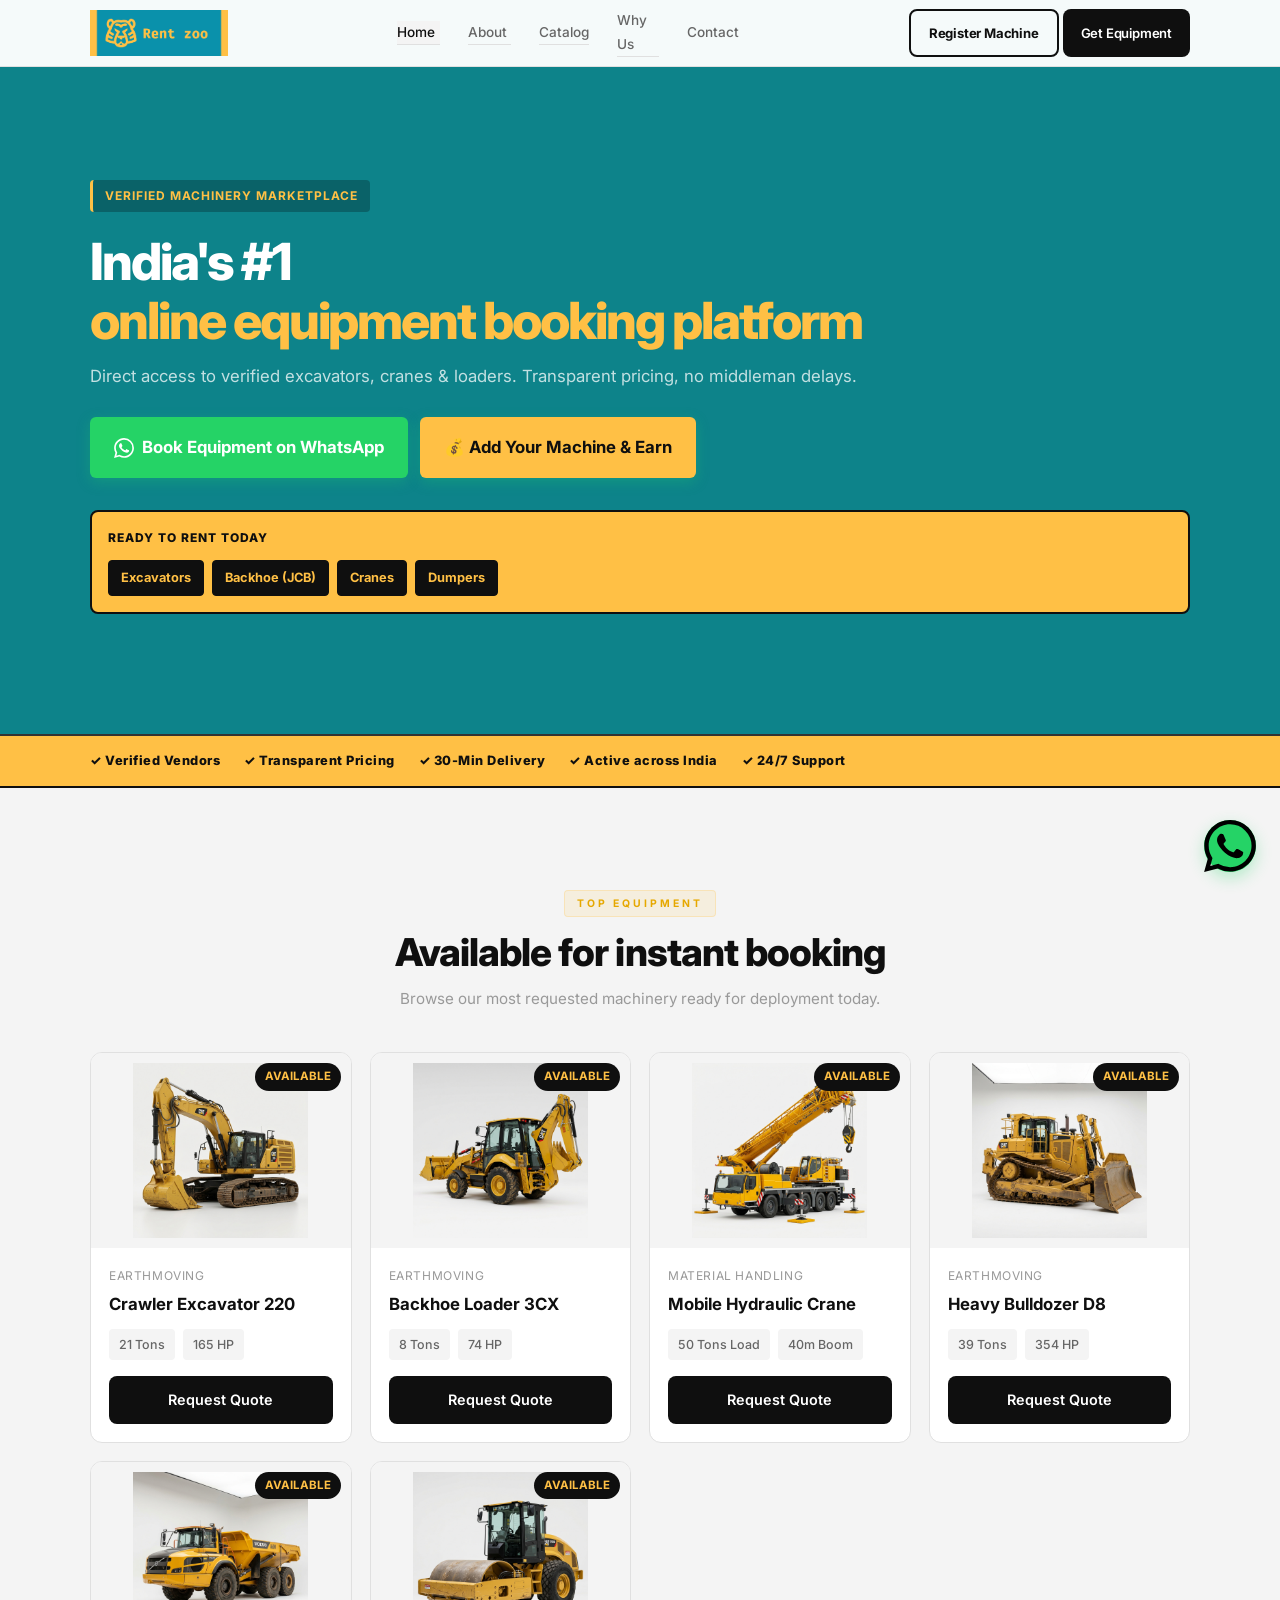
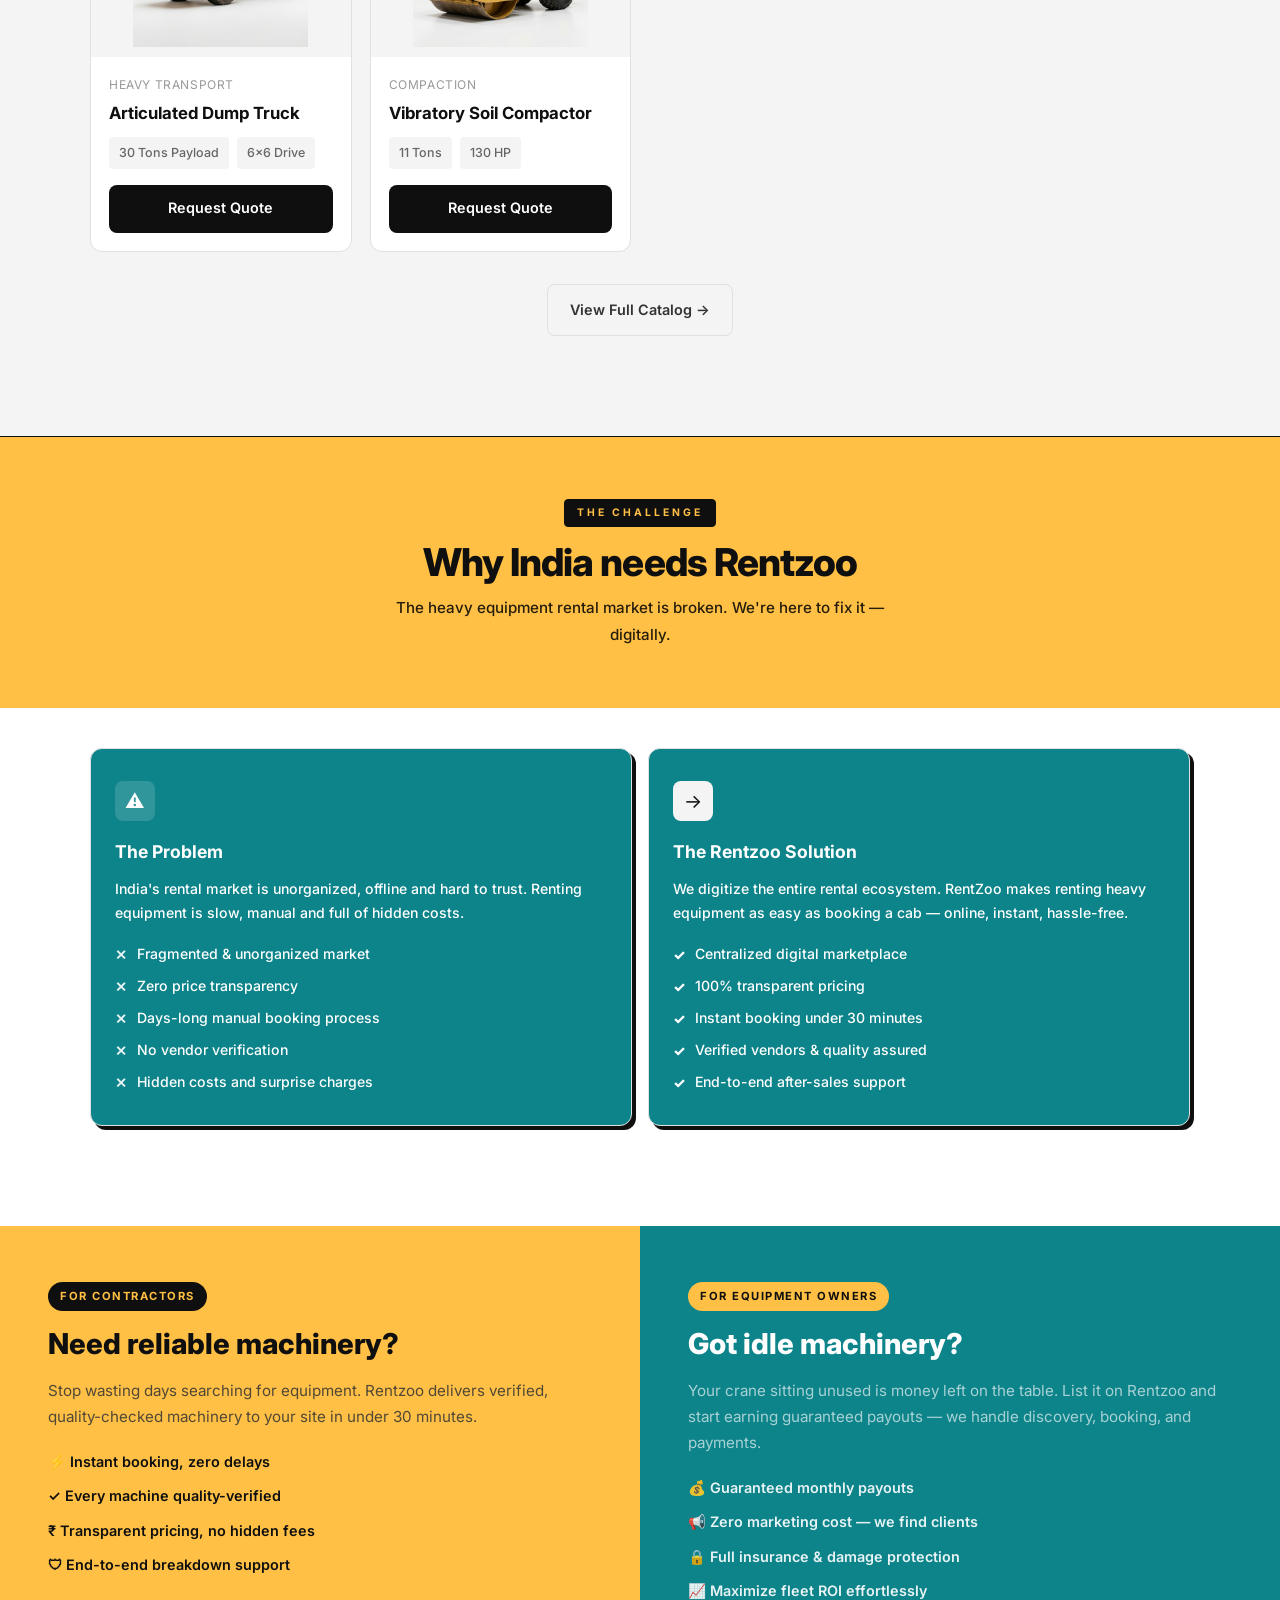
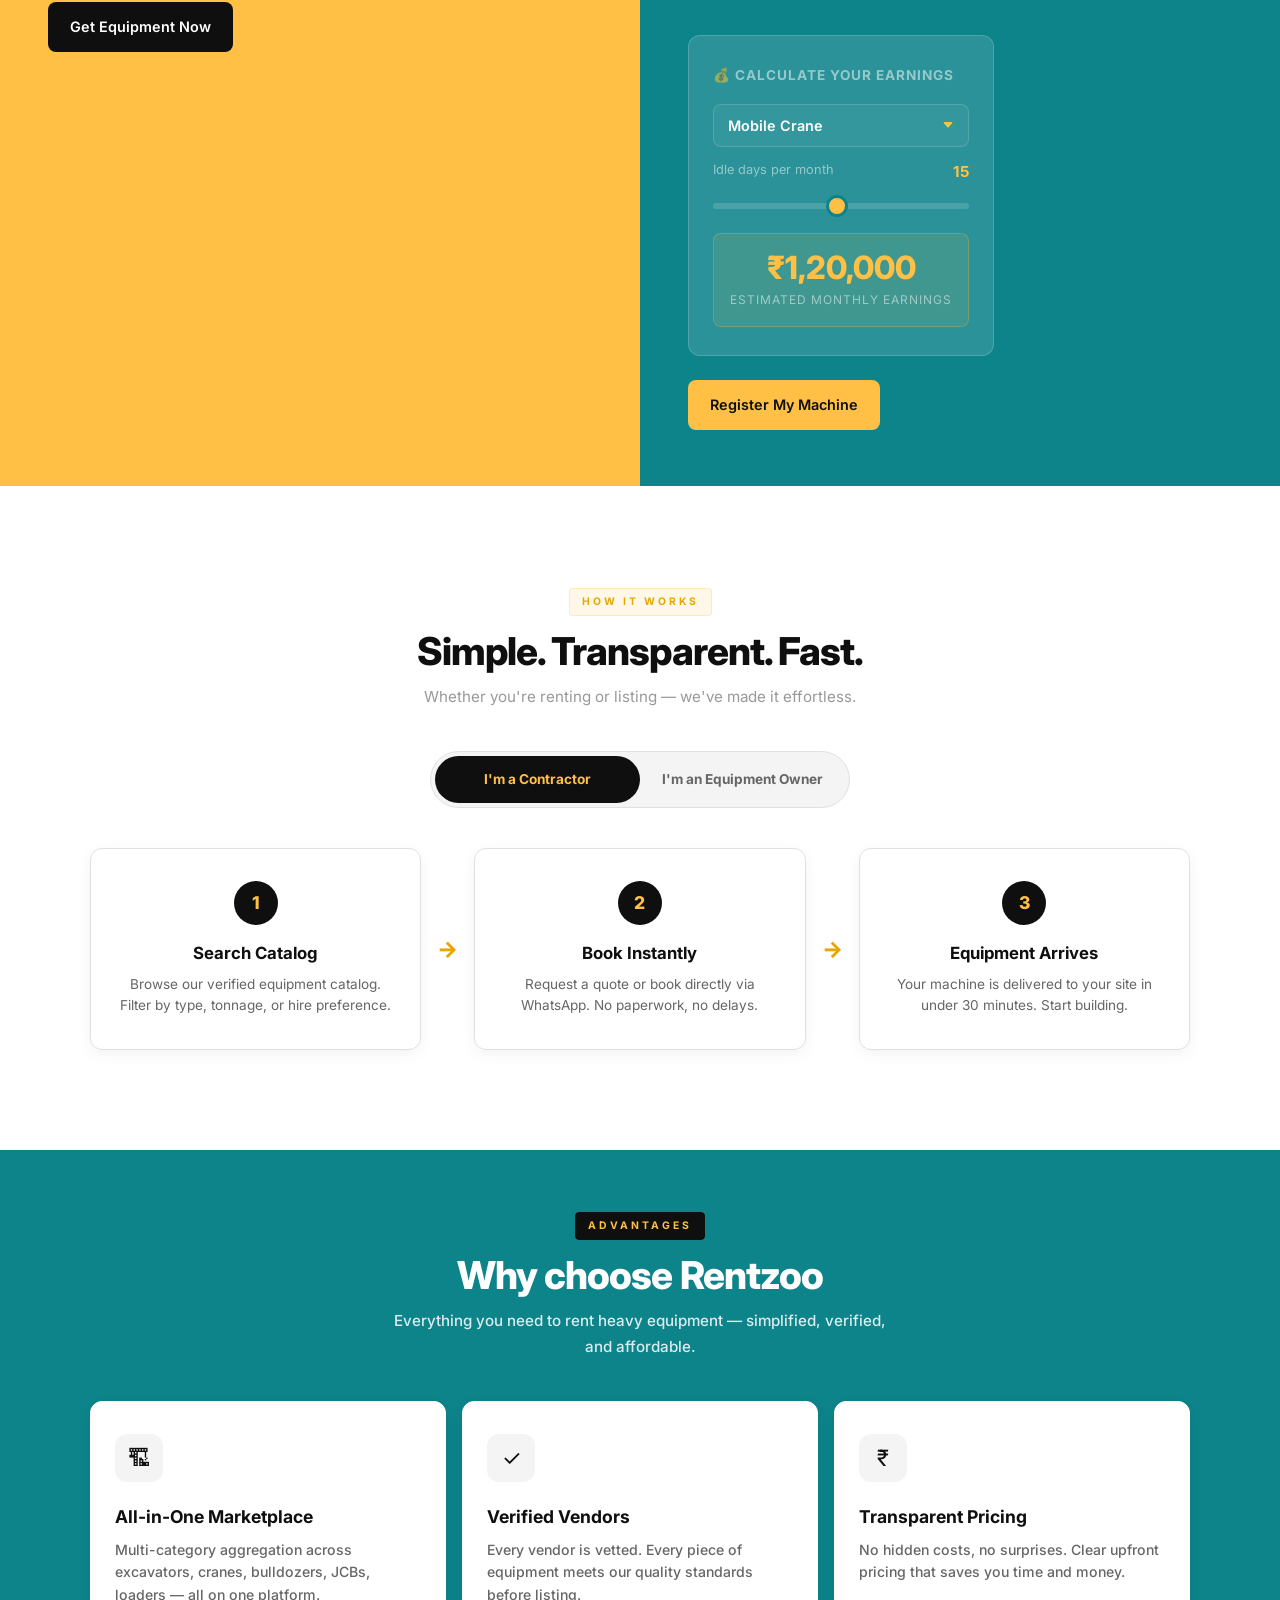
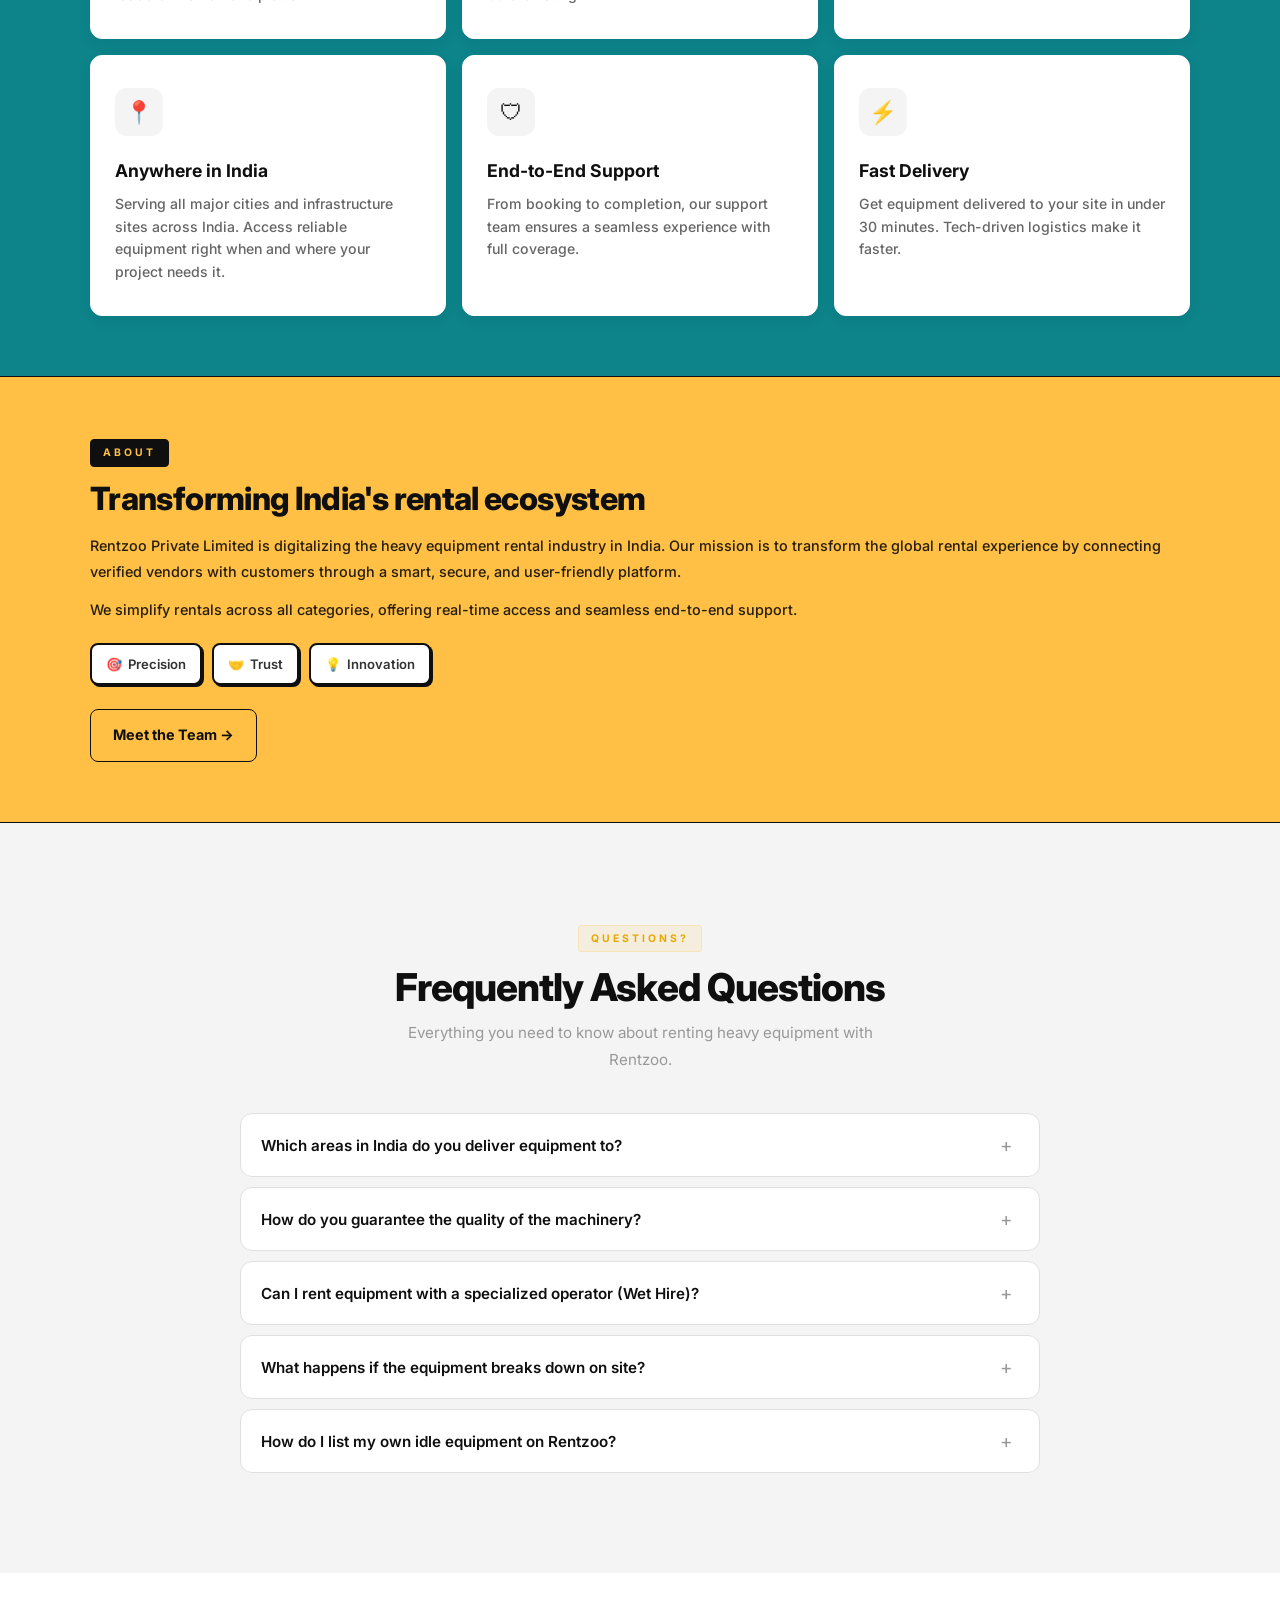
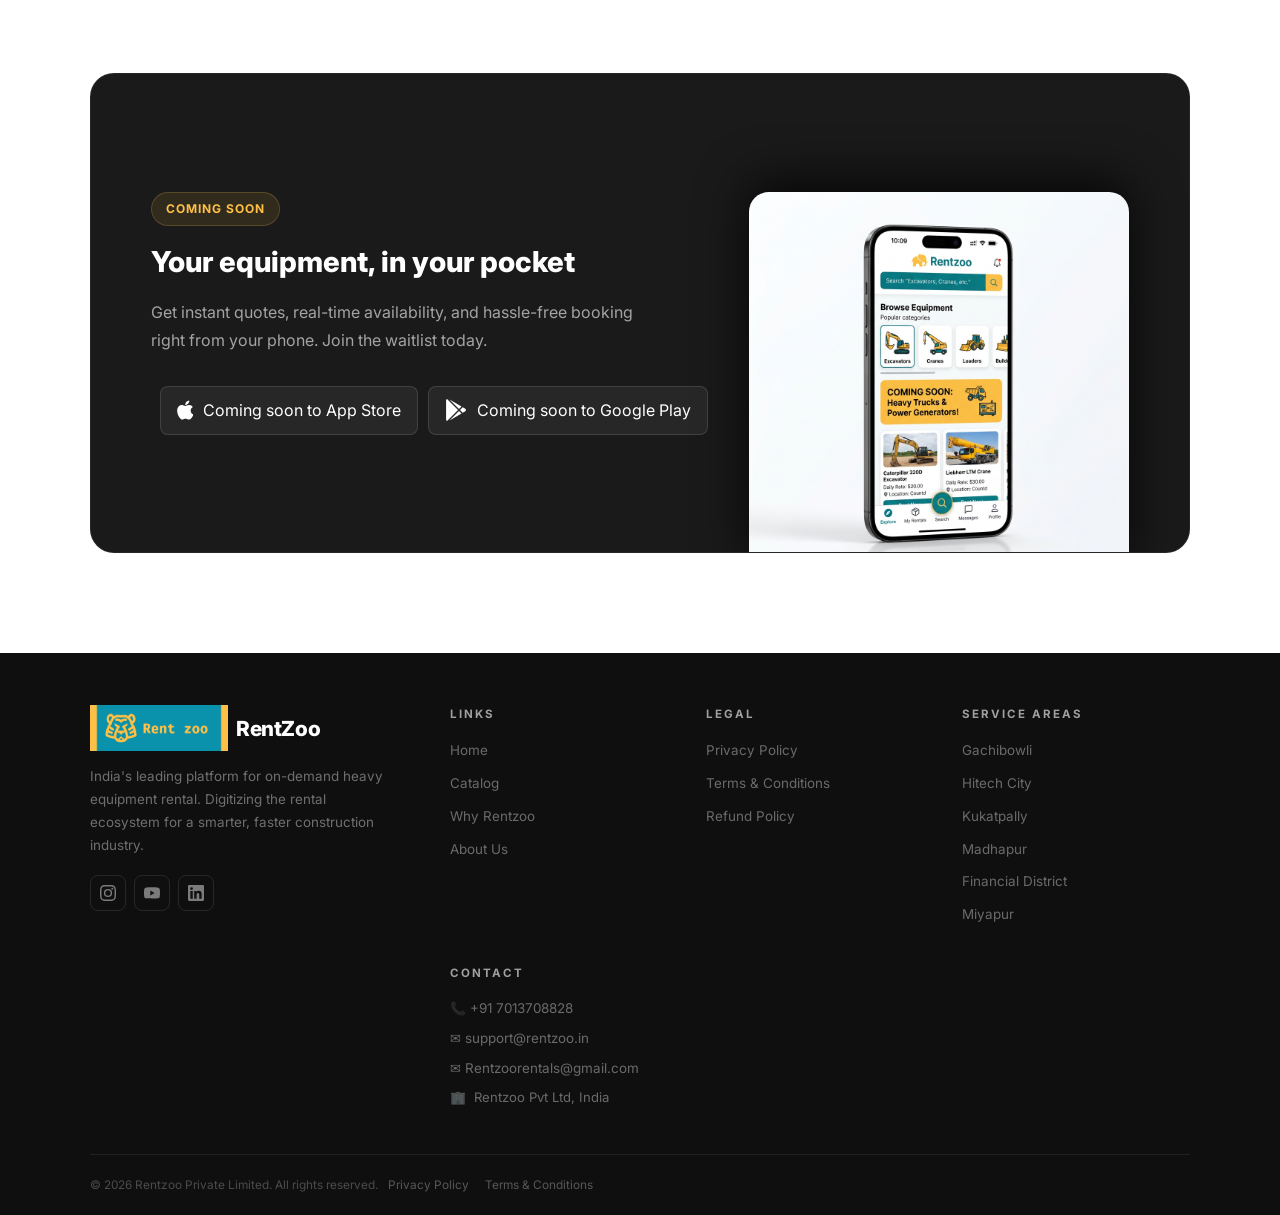
<file: index.html>
<!DOCTYPE html>
<html lang="en">
<head>
  <meta charset="UTF-8">
  <meta name="viewport" content="width=device-width, initial-scale=1.0">
  <title>Rentzoo — #1 Heavy Equipment Rental Marketplace in India</title>
  <meta name="description" content="Rentzoo is India's leading digital platform for renting heavy equipment and operators. Get verified excavators, JCBs, and cranes across India with transparent pricing.">

  <meta property="og:title" content="Rentzoo — Heavy Equipment Rental in India">
  <meta property="og:description" content="Rentzoo is India's leading digital platform for renting heavy equipment on-demand. Verified vendors, transparent pricing, fast delivery.">
  <meta property="og:image" content="https://rentzoo.in/assets/images/logo.png">
  <meta property="og:url" content="https://rentzoo.in">
  <meta property="og:type" content="website">

  <!-- Local SEO Schema -->
  <script type="application/ld+json">
  {
    "@context": "https://schema.org",
    "@type": "LocalBusiness",
    "name": "Rentzoo",
    "image": "https://rentzoo.in/assets/images/logo.png",
    "@id": "https://rentzoo.in",
    "url": "https://rentzoo.in",
    "telephone": "+917013708828",
    "address": {
      "@type": "PostalAddress",
      "streetAddress": "Rentzoo Private Limited",
      "addressLocality": "Hyderabad",
      "addressRegion": "Telangana",
      "postalCode": "500001",
      "addressCountry": "IN"
    },
    "geo": {
      "@type": "GeoCoordinates",
      "latitude": 17.3850,
      "longitude": 78.4867
    },
    "servesCrawl": true,
    "areaServed": {
      "@type": "Country",
      "name": "India"
    },
    "openingHoursSpecification": {
      "@type": "OpeningHoursSpecification",
      "dayOfWeek": [
        "Monday",
        "Tuesday",
        "Wednesday",
        "Thursday",
        "Friday",
        "Saturday"
      ],
      "opens": "08:00",
      "closes": "20:00"
    }
  }
  </script>

  <link rel="icon" href="assets/images/favicon.png" type="image/png">
  <link rel="manifest" href="/manifest.json">
  <link rel="apple-touch-icon" href="/assets/icons/apple-touch-icon.png">
  <meta name="theme-color" content="#0d838a">
  <meta name="apple-mobile-web-app-capable" content="yes">
  <meta name="apple-mobile-web-app-status-bar-style" content="black-translucent">
  <meta name="apple-mobile-web-app-title" content="Rentzoo">
  <link rel="stylesheet" href="styles.css">
</head>
<body>

  <!-- ===== NAVBAR ===== -->
  <nav class="navbar" id="navbar">
    <div class="container nav-inner">
      <a href="/" class="nav-logo" id="nav-logo">
        <img src="assets/images/logo.png" alt="Rentzoo Logo">
      </a>

      <ul class="nav-links" id="navLinks">
        <li><a href="/" class="active">Home</a></li>
        <li><a href="/about.html">About</a></li>
        <li><a href="/catalog.html">Catalog</a></li>
        <li><a href="/index.html#why-us">Why Us</a></li>
        <li><a href="/contact.html">Contact</a></li>
      </ul>

      <div class="nav-right">
        <a href="#" class="btn btn-nav-outline nav-cta-btn" onclick="event.preventDefault(); document.getElementById('waIntentModal').classList.add('active');">
          Register Machine
        </a>
        <a href="#" class="btn btn-primary nav-cta-btn" id="nav-whatsapp-btn" onclick="event.preventDefault(); document.getElementById('waIntentModal').classList.add('active');">
          Get Equipment
        </a>
        <button class="hamburger" id="hamburger" aria-label="Toggle Menu">
          <span></span><span></span><span></span>
        </button>
      </div>
    </div>
  </nav>
  <div class="nav-overlay" id="navOverlay"></div>

  <!-- ===== HERO ===== -->
  <section class="hero" id="hero">
    <div class="container">
      <div class="hero-eyebrow">
        <span>Verified Machinery Marketplace</span>
      </div>

      <h1>India's #1<br><span class="highlight">online equipment booking platform</span></h1>

      <p class="hero-sub">Direct access to verified excavators, cranes & loaders. Transparent pricing, no middleman delays.</p>

      <div class="hero-btns">
        <a href="https://wa.me/917013708828?text=Hi%20Rentzoo!%20I%20am%20looking%20to%20book%20some%20equipment." class="btn btn-whatsapp btn-large" id="hero-whatsapp-btn" target="_blank" rel="noopener">
          <svg width="20" height="20" viewBox="0 0 24 24" fill="currentColor"><path d="M17.472 14.382c-.297-.149-1.758-.867-2.03-.967-.273-.099-.471-.148-.67.15-.197.297-.767.966-.94 1.164-.173.199-.347.223-.644.075-.297-.15-1.255-.463-2.39-1.475-.883-.788-1.48-1.761-1.653-2.059-.173-.297-.018-.458.13-.606.134-.133.298-.347.446-.52.149-.174.198-.298.298-.497.099-.198.05-.371-.025-.52-.075-.149-.669-1.612-.916-2.207-.242-.579-.487-.5-.669-.51-.173-.008-.371-.01-.57-.01-.198 0-.52.074-.792.372-.272.297-1.04 1.016-1.04 2.479 0 1.462 1.065 2.875 1.213 3.074.149.198 2.096 3.2 5.077 4.487.709.306 1.262.489 1.694.625.712.227 1.36.195 1.871.118.571-.085 1.758-.719 2.006-1.413.248-.694.248-1.289.173-1.413-.074-.124-.272-.198-.57-.347m-5.421 7.403h-.004a9.87 9.87 0 01-5.031-1.378l-.361-.214-3.741.982.998-3.648-.235-.374a9.86 9.86 0 01-1.51-5.26c.001-5.45 4.436-9.884 9.888-9.884 2.64 0 5.122 1.03 6.988 2.898a9.825 9.825 0 012.893 6.994c-.003 5.45-4.437 9.884-9.885 9.884m8.413-18.297A11.815 11.815 0 0012.05 0C5.495 0 .16 5.335.157 11.892c0 2.096.547 4.142 1.588 5.945L.057 24l6.305-1.654a11.882 11.882 0 005.683 1.448h.005c6.554 0 11.89-5.335 11.893-11.893a11.821 11.821 0 00-3.48-8.413z"/></svg>
          Book Equipment on WhatsApp
        </a>
        <a href="https://wa.me/917013708828?text=Hi%20Rentzoo!%20I%20want%20to%20list%20my%20machine%20and%20start%20earning." class="btn btn-gold btn-large" id="hero-list-btn" target="_blank" rel="noopener">
          💰 Add Your Machine & Earn
        </a>
      </div>

      <div class="equipment-snippet">
        <div class="snippet-header">Ready to Rent Today</div>
        <div class="snippet-tags">
          <span>Excavators</span>
          <span>Backhoe (JCB)</span>
          <span>Cranes</span>
          <span>Dumpers</span>
        </div>
      </div>

    </div>
  </section>

  <!-- ===== TRUST BAR ===== -->
  <div class="trust-bar">
    <div class="container trust-inner">
      <span>✓ Verified Vendors</span>
      <span>✓ Transparent Pricing</span>
      <span>✓ 30-Min Delivery</span>
      <span>✓ Active across India</span>
      <span>✓ 24/7 Support</span>
    </div>
  </div>

  <!-- ===== FEATURED CATALOG ===== -->
  <section class="section-gray" id="featured-catalog">
    <div class="container">
      <div class="section-head center reveal">
        <span class="label">Top Equipment</span>
        <h2>Available for instant booking</h2>
        <p class="sub">Browse our most requested machinery ready for deployment today.</p>
      </div>

      <div class="machinery-grid" style="margin-top: 30px;">
        <div class="machine-card reveal">
          <div class="machine-img-wrapper">
            <span class="machine-badge">Available</span>
            <img src="assets/images/catalog/excavator.png" alt="Crawler Excavator for rent in India">
          </div>
          <div class="machine-info">
            <span class="machine-category">Earthmoving</span>
            <h3 class="machine-title">Crawler Excavator 220</h3>
            <div class="machine-specs">
              <span class="spec-pill">21 Tons</span>
              <span class="spec-pill">165 HP</span>
            </div>
            <a href="#" class="btn btn-primary machine-action" style="padding: 10px;text-align:center;font-size: .9rem;" onclick="event.preventDefault(); document.getElementById('waIntentModal').classList.add('active');">Request Quote</a>
          </div>
        </div>

        <div class="machine-card reveal">
          <div class="machine-img-wrapper">
            <span class="machine-badge">Available</span>
            <img src="assets/images/catalog/backhoe.png" alt="JCB Backhoe Loader for rent in India">
          </div>
          <div class="machine-info">
            <span class="machine-category">Earthmoving</span>
            <h3 class="machine-title">Backhoe Loader 3CX</h3>
            <div class="machine-specs">
              <span class="spec-pill">8 Tons</span>
              <span class="spec-pill">74 HP</span>
            </div>
            <a href="#" class="btn btn-primary machine-action" style="padding: 10px;text-align:center;font-size: .9rem;" onclick="event.preventDefault(); document.getElementById('waIntentModal').classList.add('active');">Request Quote</a>
          </div>
        </div>

        <div class="machine-card reveal">
          <div class="machine-img-wrapper">
            <span class="machine-badge">Available</span>
            <img src="assets/images/catalog/crane.png" alt="Mobile Hydraulic Crane rental India">
          </div>
          <div class="machine-info">
            <span class="machine-category">Material Handling</span>
            <h3 class="machine-title">Mobile Hydraulic Crane</h3>
            <div class="machine-specs">
              <span class="spec-pill">50 Tons Load</span>
              <span class="spec-pill">40m Boom</span>
            </div>
            <a href="#" class="btn btn-primary machine-action" style="padding: 10px;text-align:center;font-size: .9rem;" onclick="event.preventDefault(); document.getElementById('waIntentModal').classList.add('active');">Request Quote</a>
          </div>
        </div>

        <div class="machine-card reveal">
          <div class="machine-img-wrapper">
            <span class="machine-badge">Available</span>
            <img src="assets/images/catalog/bulldozer.png" alt="Heavy Bulldozer rental India">
          </div>
          <div class="machine-info">
            <span class="machine-category">Earthmoving</span>
            <h3 class="machine-title">Heavy Bulldozer D8</h3>
            <div class="machine-specs">
              <span class="spec-pill">39 Tons</span>
              <span class="spec-pill">354 HP</span>
            </div>
            <a href="#" class="btn btn-primary machine-action" style="padding: 10px;text-align:center;font-size: .9rem;" onclick="event.preventDefault(); document.getElementById('waIntentModal').classList.add('active');">Request Quote</a>
          </div>
        </div>

        <div class="machine-card reveal">
          <div class="machine-img-wrapper">
            <span class="machine-badge">Available</span>
            <img src="assets/images/catalog/dump-truck.png" alt="Articulated Dump Truck">
          </div>
          <div class="machine-info">
            <span class="machine-category">Heavy Transport</span>
            <h3 class="machine-title">Articulated Dump Truck</h3>
            <div class="machine-specs">
              <span class="spec-pill">30 Tons Payload</span>
              <span class="spec-pill">6x6 Drive</span>
            </div>
            <a href="#" class="btn btn-primary machine-action" style="padding: 10px;text-align:center;font-size: .9rem;" onclick="event.preventDefault(); document.getElementById('waIntentModal').classList.add('active');">Request Quote</a>
          </div>
        </div>

        <div class="machine-card reveal">
          <div class="machine-img-wrapper">
            <span class="machine-badge">Available</span>
            <img src="assets/images/catalog/roller.png" alt="Soil Compactor Roller">
          </div>
          <div class="machine-info">
            <span class="machine-category">Compaction</span>
            <h3 class="machine-title">Vibratory Soil Compactor</h3>
            <div class="machine-specs">
              <span class="spec-pill">11 Tons</span>
              <span class="spec-pill">130 HP</span>
            </div>
            <a href="#" class="btn btn-primary machine-action" style="padding: 10px;text-align:center;font-size: .9rem;" onclick="event.preventDefault(); document.getElementById('waIntentModal').classList.add('active');">Request Quote</a>
          </div>
        </div>
      </div>
      <div style="text-align: center; margin-top: 32px;">
         <a href="/catalog.html" class="btn btn-outline" id="about-learn-more">View Full Catalog →</a>
      </div>
    </div>
  </section>

  <!-- ===== THE CHALLENGE HEADER ===== -->
  <section class="section-brand" id="solutions-head" style="padding-bottom: 20px; border-bottom: none;">
    <div class="container">
      <div class="section-head center reveal">
        <span class="label">The Challenge</span>
        <h2>Why India needs Rentzoo</h2>
        <p class="sub">The heavy equipment rental market is broken. We're here to fix it — digitally.</p>
      </div>
    </div>
  </section>

  <!-- ===== PROBLEM & SOLUTION CARDS ===== -->
  <section class="section-white" id="solutions" style="padding-top: 40px;">
    <div class="container">
      <div class="ps-grid reveal">
        <div class="ps-card ps-problem">
          <div class="ps-icon">⚠</div>
          <h3>The Problem</h3>
          <p>India's rental market is unorganized, offline and hard to trust. Renting equipment is slow, manual and full of hidden costs.</p>
          <ul class="ps-list">
            <li><span class="x">✕</span> Fragmented &amp; unorganized market</li>
            <li><span class="x">✕</span> Zero price transparency</li>
            <li><span class="x">✕</span> Days-long manual booking process</li>
            <li><span class="x">✕</span> No vendor verification</li>
            <li><span class="x">✕</span> Hidden costs and surprise charges</li>
          </ul>
        </div>

        <div class="ps-card ps-solution">
          <div class="ps-icon" style="color: var(--black);">→</div>
          <h3>The Rentzoo Solution</h3>
          <p>We digitize the entire rental ecosystem. RentZoo makes renting heavy equipment as easy as booking a cab — online, instant, hassle-free.</p>
          <ul class="ps-list">
            <li><span class="chk">✓</span> Centralized digital marketplace</li>
            <li><span class="chk">✓</span> 100% transparent pricing</li>
            <li><span class="chk">✓</span> Instant booking under 30 minutes</li>
            <li><span class="chk">✓</span> Verified vendors &amp; quality assured</li>
            <li><span class="chk">✓</span> End-to-end after-sales support</li>
          </ul>
        </div>
      </div>
    </div>
  </section>

  <!-- ===== DUAL VALUE PROP (#7) + ROI CALCULATOR (#4) ===== -->
  <section class="dual-value" id="dual-value">
    <!-- LEFT: Demand Side (Contractors) -->
    <div class="dual-value-half demand">
      <span class="dv-label">For Contractors</span>
      <h2>Need reliable machinery?</h2>
      <p>Stop wasting days searching for equipment. Rentzoo delivers verified, quality-checked machinery to your site in under 30 minutes.</p>
      <div class="dv-points">
        <span>⚡ Instant booking, zero delays</span>
        <span>✓ Every machine quality-verified</span>
        <span>₹ Transparent pricing, no hidden fees</span>
        <span>🛡 End-to-end breakdown support</span>
      </div>
      <a href="#" class="btn btn-primary" onclick="event.preventDefault(); document.getElementById('waIntentModal').classList.add('active');">Get Equipment Now</a>
    </div>

    <!-- RIGHT: Supply Side (Fleet Owners) -->
    <div class="dual-value-half supply">
      <span class="dv-label">For Equipment Owners</span>
      <h2>Got idle machinery?</h2>
      <p>Your crane sitting unused is money left on the table. List it on Rentzoo and start earning guaranteed payouts — we handle discovery, booking, and payments.</p>
      <div class="dv-points">
        <span>💰 Guaranteed monthly payouts</span>
        <span>📢 Zero marketing cost — we find clients</span>
        <span>🔒 Full insurance &amp; damage protection</span>
        <span>📈 Maximize fleet ROI effortlessly</span>
      </div>

      <!-- ROI Earnings Calculator -->
      <div class="roi-calc" id="roiCalc">
        <h4>💰 Calculate Your Earnings</h4>
        <select class="roi-select" id="roiEquipment">
          <option value="3000">Backhoe Loader (JCB)</option>
          <option value="6000">Crawler Excavator</option>
          <option value="8000" selected>Mobile Crane</option>
          <option value="5000">Bulldozer</option>
          <option value="4000">Vibratory Roller</option>
          <option value="3500">Dump Truck</option>
        </select>
        <div class="roi-days-label">
          <span>Idle days per month</span>
          <strong id="roiDaysValue">15</strong>
        </div>
        <input type="range" class="roi-range" id="roiDays" min="1" max="30" value="15">
        <div class="roi-result">
          <span class="roi-amount" id="roiAmount">₹1,20,000</span>
          <span class="roi-sublabel">Estimated monthly earnings</span>
        </div>
      </div>

      <a href="#" class="btn btn-primary" style="background: var(--gold); color: var(--black);" onclick="event.preventDefault(); document.getElementById('waIntentModal').classList.add('active');">Register My Machine</a>
    </div>
  </section>

  <!-- ===== HOW IT WORKS — DUAL FLOWCHART (#8) ===== -->
  <section class="section-white" id="how-it-works">
    <div class="container">
      <div class="section-head center reveal">
        <span class="label">How It Works</span>
        <h2>Simple. Transparent. Fast.</h2>
        <p class="sub">Whether you're renting or listing — we've made it effortless.</p>
      </div>

      <!-- Tabs -->
      <div class="flow-tabs reveal">
        <div class="flow-indicator" id="flowIndicator"></div>
        <div class="flow-tab active" id="tabContractor" onclick="switchFlow('contractor')">I'm a Contractor</div>
        <div class="flow-tab" id="tabOwner" onclick="switchFlow('owner')">I'm an Equipment Owner</div>
      </div>

      <!-- Contractor Flow -->
      <div class="flow-steps active" id="flowContractor">
        <div class="flow-step">
          <div class="flow-step-num">1</div>
          <h3>Search Catalog</h3>
          <p>Browse our verified equipment catalog. Filter by type, tonnage, or hire preference.</p>
        </div>
        <div class="flow-connector">→</div>
        <div class="flow-step">
          <div class="flow-step-num">2</div>
          <h3>Book Instantly</h3>
          <p>Request a quote or book directly via WhatsApp. No paperwork, no delays.</p>
        </div>
        <div class="flow-connector">→</div>
        <div class="flow-step">
          <div class="flow-step-num">3</div>
          <h3>Equipment Arrives</h3>
          <p>Your machine is delivered to your site in under 30 minutes. Start building.</p>
        </div>
      </div>

      <!-- Owner Flow -->
      <div class="flow-steps" id="flowOwner">
        <div class="flow-step">
          <div class="flow-step-num">1</div>
          <h3>Register Machine</h3>
          <p>Tell us about your equipment — type, condition, and availability. It takes under 2 minutes.</p>
        </div>
        <div class="flow-connector">→</div>
        <div class="flow-step">
          <div class="flow-step-num">2</div>
          <h3>We Verify &amp; List</h3>
          <p>Our team inspects and lists your machine on the marketplace. You do nothing else.</p>
        </div>
        <div class="flow-connector">→</div>
        <div class="flow-step">
          <div class="flow-step-num">3</div>
          <h3>Get Paid</h3>
          <p>Guaranteed payouts every month. Track bookings and earnings directly via WhatsApp.</p>
        </div>
      </div>
    </div>
  </section>

  <!-- ===== WHY CHOOSE ===== -->
  <section class="section-teal" id="why-us">
    <div class="container">
      <div class="section-head center reveal">
        <span class="label">Advantages</span>
        <h2>Why choose Rentzoo</h2>
        <p class="sub">Everything you need to rent heavy equipment — simplified, verified, and affordable.</p>
      </div>

      <div class="why-grid">
        <div class="why-card reveal">
          <div class="why-icon">🏗</div>
          <h3>All-in-One Marketplace</h3>
          <p>Multi-category aggregation across excavators, cranes, bulldozers, JCBs, loaders — all on one platform.</p>
        </div>
        <div class="why-card reveal">
          <div class="why-icon">✓</div>
          <h3>Verified Vendors</h3>
          <p>Every vendor is vetted. Every piece of equipment meets our quality standards before listing.</p>
        </div>
        <div class="why-card reveal">
          <div class="why-icon">₹</div>
          <h3>Transparent Pricing</h3>
          <p>No hidden costs, no surprises. Clear upfront pricing that saves you time and money.</p>
        </div>
        <div class="why-card reveal">
          <div class="why-icon">📍</div>
          <h3>Anywhere in India</h3>
          <p>Serving all major cities and infrastructure sites across India. Access reliable equipment right when and where your project needs it.</p>
        </div>
        <div class="why-card reveal">
          <div class="why-icon">🛡</div>
          <h3>End-to-End Support</h3>
          <p>From booking to completion, our support team ensures a seamless experience with full coverage.</p>
        </div>
        <div class="why-card reveal">
          <div class="why-icon">⚡</div>
          <h3>Fast Delivery</h3>
          <p>Get equipment delivered to your site in under 30 minutes. Tech-driven logistics make it faster.</p>
        </div>
      </div>
    </div>
  </section>

  <!-- ===== ABOUT PREVIEW ===== -->
  <section class="section-brand" id="about-preview">
    <div class="container">
      <div class="about-grid">

        <div class="about-body reveal">
          <span class="label">About</span>
          <h2>Transforming India's rental ecosystem</h2>
          <p>Rentzoo Private Limited is digitalizing the heavy equipment rental industry in India. Our mission is to transform the global rental experience by connecting verified vendors with customers through a smart, secure, and user-friendly platform.</p>
          <p>We simplify rentals across all categories, offering real-time access and seamless end-to-end support.</p>
          <div class="about-pills">
            <div class="pill"><span>🎯</span> Precision</div>
            <div class="pill"><span>🤝</span> Trust</div>
            <div class="pill"><span>💡</span> Innovation</div>
          </div>
          <a href="/about.html" class="btn btn-outline mt" id="about-learn-more">Meet the Team →</a>
        </div>
      </div>
    </div>
  </section>

  <!-- ===== FAQ ===== -->
  <section class="section-gray" id="faq">
    <div class="container">
      <div class="section-head center reveal">
        <span class="label">Questions?</span>
        <h2>Frequently Asked Questions</h2>
        <p class="sub">Everything you need to know about renting heavy equipment with Rentzoo.</p>
      </div>

      <div class="faq-wrap reveal">
        <div class="faq-item">
          <div class="faq-q">
            <span>Which areas in India do you deliver equipment to?</span>
            <span class="faq-ico">+</span>
          </div>
          <div class="faq-a"><p>We supply heavy machinery across major construction hubs and infrastructure development sites across India, including metropolitan cities and industrial zones.</p></div>
        </div>
        <div class="faq-item">
          <div class="faq-q">
            <span>How do you guarantee the quality of the machinery?</span>
            <span class="faq-ico">+</span>
          </div>
          <div class="faq-a"><p>Every machine listed on Rentzoo is owned by a strictly vetted, verified local vendor. We enforce routine maintenance checks, and all equipment must pass stringent operational safety standards before arriving at your site.</p></div>
        </div>
        <div class="faq-item">
          <div class="faq-q">
            <span>Can I rent equipment with a specialized operator (Wet Hire)?</span>
            <span class="faq-ico">+</span>
          </div>
          <div class="faq-a"><p>Yes! We strongly recommend our Wet Hire service. Rentzoo provides highly trained, licensed operators along with the heavy machinery so your site stays safe and maximally productive from minute one.</p></div>
        </div>
        <div class="faq-item">
          <div class="faq-q">
            <span>What happens if the equipment breaks down on site?</span>
            <span class="faq-ico">+</span>
          </div>
          <div class="faq-a"><p>Zero downtime is our goal. If mechanical failure occurs, our support team will instantly coordinate with the vendor for immediate on-site repair or dispatch a rapid replacement machine at zero additional cost to you.</p></div>
        </div>
        <div class="faq-item">
          <div class="faq-q">
            <span>How do I list my own idle equipment on Rentzoo?</span>
            <span class="faq-ico">+</span>
          </div>
          <div class="faq-a"><p>We are a two-sided marketplace. Click "Register Machine" in the top menu to WhatsApp our onboarding team. We handle the discovery, booking, and payment security so you can maximize the ROI of your idle machinery.</p></div>
        </div>
      </div>
    </div>
  </section>

  <!-- ===== CTA — THE RENTZOO APP ===== -->
  <section class="section-white">
    <div class="container">
      <div class="app-cta-card reveal">
        <div class="app-info">
          <span class="coming-soon-label">Coming Soon</span>
          <h2>Your equipment, in your pocket</h2>
          <p>Get instant quotes, real-time availability, and hassle-free booking right from your phone. Join the waitlist today.</p>
          <div class="store-badges" style="margin-top: 32px;">
            <a href="#" class="store-badge" aria-label="Coming soon on App Store" onclick="event.preventDefault(); document.getElementById('waIntentModal').classList.add('active');">
              <svg viewBox="0 0 384 512"><path d="M318.7 268.7c-.2-36.7 16.4-64.4 50-84.8-18.8-26.9-47.2-41.7-84.7-44.6-35.5-2.8-74.3 20.7-88.5 20.7-15 0-49.4-19.7-76.4-19.7C63.3 141.2 4 184.8 4 273.5q0 39.3 14.4 81.2c12.8 36.7 59 126.7 107.2 125.2 25.2-.6 43-17.9 75.8-17.9 31.8 0 48.3 17.9 76.4 17.9 48.6-.7 90.4-82.5 102.6-119.3-65.2-30.7-61.7-90-61.7-91.9zm-56.6-164.2c27.3-32.4 24.8-61.9 24-72.5-24.1 1.4-52 16.4-67.9 34.9-17.5 19.8-27.8 44.3-25.6 71.9 26.1 2 49.9-11.4 69.5-34.3z"/></svg>
              <div class="store-text">
                <span class="small">Coming soon to</span>
                <span class="big">App Store</span>
              </div>
            </a>
            <a href="#" class="store-badge" aria-label="Coming soon on Google Play" onclick="event.preventDefault(); document.getElementById('waIntentModal').classList.add('active');">
              <svg viewBox="0 0 512 512"><path d="M325.3 234.3L104.6 13l280.8 161.2-60.1 60.1zM47 0C34 6.8 25.3 19.2 25.3 35.3v441.3c0 16.1 8.7 28.5 21.7 35.3l256.6-256L47 0zm425.2 225.6l-58.9-34.1-65.7 64.5 65.7 64.5 60.1-34.1c18-14.3 18-46.5-1.2-60.8zM104.6 499l280.8-161.2-60.1-60.1L104.6 499z"/></svg>
              <div class="store-text">
                <span class="small">Coming soon to</span>
                <span class="big">Google Play</span>
              </div>
            </a>
          </div>
        </div>
        <div class="app-mockup-wrapper">
          <img src="assets/images/app-mockup.png" alt="Rentzoo App Mockup" class="app-mockup-img">
        </div>
      </div>
    </div>
  </section>

  <!-- ===== FOOTER ===== -->
  <footer class="footer" id="contact">
    <div class="container">
      <div class="footer-top">

        <div class="footer-brand">
          <a href="/" class="nav-logo">
            <img src="assets/images/logo.png" alt="Rentzoo">
            <span>RentZoo</span>
          </a>
          <p>India's leading platform for on-demand heavy equipment rental. Digitizing the rental ecosystem for a smarter, faster construction industry.</p>
          <div class="footer-socials">
            <a href="https://instagram.com/rentzoo" target="_blank" rel="noopener" aria-label="Instagram" id="social-instagram">
              <svg width="16" height="16" viewBox="0 0 24 24" fill="currentColor"><path d="M12 2.163c3.204 0 3.584.012 4.85.07 3.252.148 4.771 1.691 4.919 4.919.058 1.265.069 1.645.069 4.849 0 3.205-.012 3.584-.069 4.849-.149 3.225-1.664 4.771-4.919 4.919-1.266.058-1.644.07-4.85.07-3.204 0-3.584-.012-4.849-.07-3.26-.149-4.771-1.699-4.919-4.92-.058-1.265-.07-1.644-.07-4.849 0-3.204.013-3.583.07-4.849.149-3.227 1.664-4.771 4.919-4.919 1.266-.057 1.645-.069 4.849-.069zM12 0C8.741 0 8.333.014 7.053.072 2.695.272.273 2.69.073 7.052.014 8.333 0 8.741 0 12c0 3.259.014 3.668.072 4.948.2 4.358 2.618 6.78 6.98 6.98C8.333 23.986 8.741 24 12 24c3.259 0 3.668-.014 4.948-.072 4.354-.2 6.782-2.618 6.979-6.98.059-1.28.073-1.689.073-4.948 0-3.259-.014-3.667-.072-4.947-.196-4.354-2.617-6.78-6.979-6.98C15.668.014 15.259 0 12 0zm0 5.838a6.162 6.162 0 100 12.324 6.162 6.162 0 000-12.324zM12 16a4 4 0 110-8 4 4 0 010 8zm6.406-11.845a1.44 1.44 0 100 2.881 1.44 1.44 0 000-2.881z"/></svg>
            </a>
            <a href="https://youtube.com/@rentzoo" target="_blank" rel="noopener" aria-label="YouTube" id="social-youtube">
              <svg width="16" height="16" viewBox="0 0 24 24" fill="currentColor"><path d="M23.498 6.186a3.016 3.016 0 00-2.122-2.136C19.505 3.545 12 3.545 12 3.545s-7.505 0-9.377.505A3.017 3.017 0 00.502 6.186C0 8.07 0 12 0 12s0 3.93.502 5.814a3.016 3.016 0 002.122 2.136c1.871.505 9.376.505 9.376.505s7.505 0 9.377-.505a3.015 3.015 0 002.122-2.136C24 15.93 24 12 24 12s0-3.93-.502-5.814zM9.545 15.568V8.432L15.818 12l-6.273 3.568z"/></svg>
            </a>
            <a href="https://linkedin.com/company/rentzoo" target="_blank" rel="noopener" aria-label="LinkedIn" id="social-linkedin">
              <svg width="16" height="16" viewBox="0 0 24 24" fill="currentColor"><path d="M20.447 20.452h-3.554v-5.569c0-1.328-.027-3.037-1.852-3.037-1.853 0-2.136 1.445-2.136 2.939v5.667H9.351V9h3.414v1.561h.046c.477-.9 1.637-1.85 3.37-1.85 3.601 0 4.267 2.37 4.267 5.455v6.286zM5.337 7.433a2.062 2.062 0 01-2.063-2.065 2.064 2.064 0 112.063 2.065zm1.782 13.019H3.555V9h3.564v11.452zM22.225 0H1.771C.792 0 0 .774 0 1.729v20.542C0 23.227.792 24 1.771 24h20.451C23.2 24 24 23.227 24 22.271V1.729C24 .774 23.2 0 22.222 0h.003z"/></svg>
            </a>
          </div>
        </div>

        <div class="footer-links">
          <div class="footer-col">
            <h4>Links</h4>
            <a href="/">Home</a>
            <a href="/catalog.html">Catalog</a>
            <a href="/index.html#why-us">Why Rentzoo</a>
            <a href="/about.html">About Us</a>
          </div>
          <div class="footer-col">
            <h4>Legal</h4>
            <a href="/privacy.html">Privacy Policy</a>
            <a href="/terms.html">Terms &amp; Conditions</a>
            <a href="/refund.html">Refund Policy</a>
          </div>
          <div class="footer-col">
            <h4>Service Areas</h4>
            <a href="#">Gachibowli</a>
            <a href="#">Hitech City</a>
            <a href="#">Kukatpally</a>
            <a href="#">Madhapur</a>
            <a href="#">Financial District</a>
            <a href="#">Miyapur</a>
          </div>
          <div class="footer-col">
            <h4>Contact</h4>
            <a href="tel:+917013708828" class="footer-contact-row">
              <span>📞</span> +91 7013708828
            </a>
            <a href="mailto:support@rentzoo.in" class="footer-contact-row">
              <span>✉</span> support@rentzoo.in
            </a>
            <a href="mailto:Rentzoorentals@gmail.com" class="footer-contact-row">
              <span>✉</span> Rentzoorentals@gmail.com
            </a>
            <div class="footer-contact-row">
              <span>🏢</span> Rentzoo Pvt Ltd, India
            </div>
          </div>
        </div>

      </div>

      <div class="footer-bottom">
        <p>© 2026 Rentzoo Private Limited. All rights reserved.</p>
        <div class="footer-bottom-links">
          <a href="/privacy.html">Privacy Policy</a>
          <a href="/terms.html">Terms &amp; Conditions</a>
        </div>
      </div>
    </div>
  </footer>

  <!-- WhatsApp Float -->
  <div class="wa-float" id="whatsapp-widget">
    <div class="wa-tip"><span class="status-dot"></span> Online — Replies in 5m</div>
    <a href="#" class="wa-btn" aria-label="Chat on WhatsApp" id="floating-whatsapp-btn" onclick="event.preventDefault(); document.getElementById('waIntentModal').classList.add('active');">
      <svg viewBox="0 0 24 24"><path d="M17.472 14.382c-.297-.149-1.758-.867-2.03-.967-.273-.099-.471-.148-.67.15-.197.297-.767.966-.94 1.164-.173.199-.347.223-.644.075-.297-.15-1.255-.463-2.39-1.475-.883-.788-1.48-1.761-1.653-2.059-.173-.297-.018-.458.13-.606.134-.133.298-.347.446-.52.149-.174.198-.298.298-.497.099-.198.05-.371-.025-.52-.075-.149-.669-1.612-.916-2.207-.242-.579-.487-.5-.669-.51-.173-.008-.371-.01-.57-.01-.198 0-.52.074-.792.372-.272.297-1.04 1.016-1.04 2.479 0 1.462 1.065 2.875 1.213 3.074.149.198 2.096 3.2 5.077 4.487.709.306 1.262.489 1.694.625.712.227 1.36.195 1.871.118.571-.085 1.758-.719 2.006-1.413.248-.694.248-1.289.173-1.413-.074-.124-.272-.198-.57-.347m-5.421 7.403h-.004a9.87 9.87 0 01-5.031-1.378l-.361-.214-3.741.982.998-3.648-.235-.374a9.86 9.86 0 01-1.51-5.26c.001-5.45 4.436-9.884 9.888-9.884 2.64 0 5.122 1.03 6.988 2.898a9.825 9.825 0 012.893 6.994c-.003 5.45-4.437 9.884-9.885 9.884m8.413-18.297A11.815 11.815 0 0012.05 0C5.495 0 .16 5.335.157 11.892c0 2.096.547 4.142 1.588 5.945L.057 24l6.305-1.654a11.882 11.882 0 005.683 1.448h.005c6.554 0 11.89-5.335 11.893-11.893a11.821 11.821 0 00-3.48-8.413z"/></svg>
    </a>
  </div>

  <!-- WhatsApp Intent Modal -->
  <div class="wa-modal-overlay" id="waIntentModal">
    <div class="wa-modal">
      <div class="wa-modal-header">
        <h3>How can we help you?</h3>
        <button id="closeWaModal" class="close-btn" onclick="document.getElementById('waIntentModal').classList.remove('active')">&times;</button>
      </div>
      <div class="wa-modal-body">
        <a href="https://wa.me/917013708828?text=Hi%20Rentzoo!%20I%20am%20looking%20to%20rent%20some%20equipment." class="wa-intent-btn" target="_blank" rel="noopener" onclick="document.getElementById('waIntentModal').classList.remove('active')">
          <div class="wa-intent-icon">🚜</div>
          <div class="wa-intent-text">
            <strong>I want to rent equipment</strong>
            <span>Browse catalog, get quotes, or book directly.</span>
          </div>
        </a>
        <a href="https://wa.me/917013708828?text=Hi%20Rentzoo!%20I%20want%20to%20partner%20and%20list%20my%20equipment%20on%20your%20platform." class="wa-intent-btn" target="_blank" rel="noopener" onclick="document.getElementById('waIntentModal').classList.remove('active')">
          <div class="wa-intent-icon">🤝</div>
          <div class="wa-intent-text">
            <strong>I want to list my machine</strong>
            <span>Become a verified vendor and grow your business.</span>
          </div>
        </a>
      </div>
    </div>
  </div>

  <script src="script.js"></script>
</body>
</html>
</file>
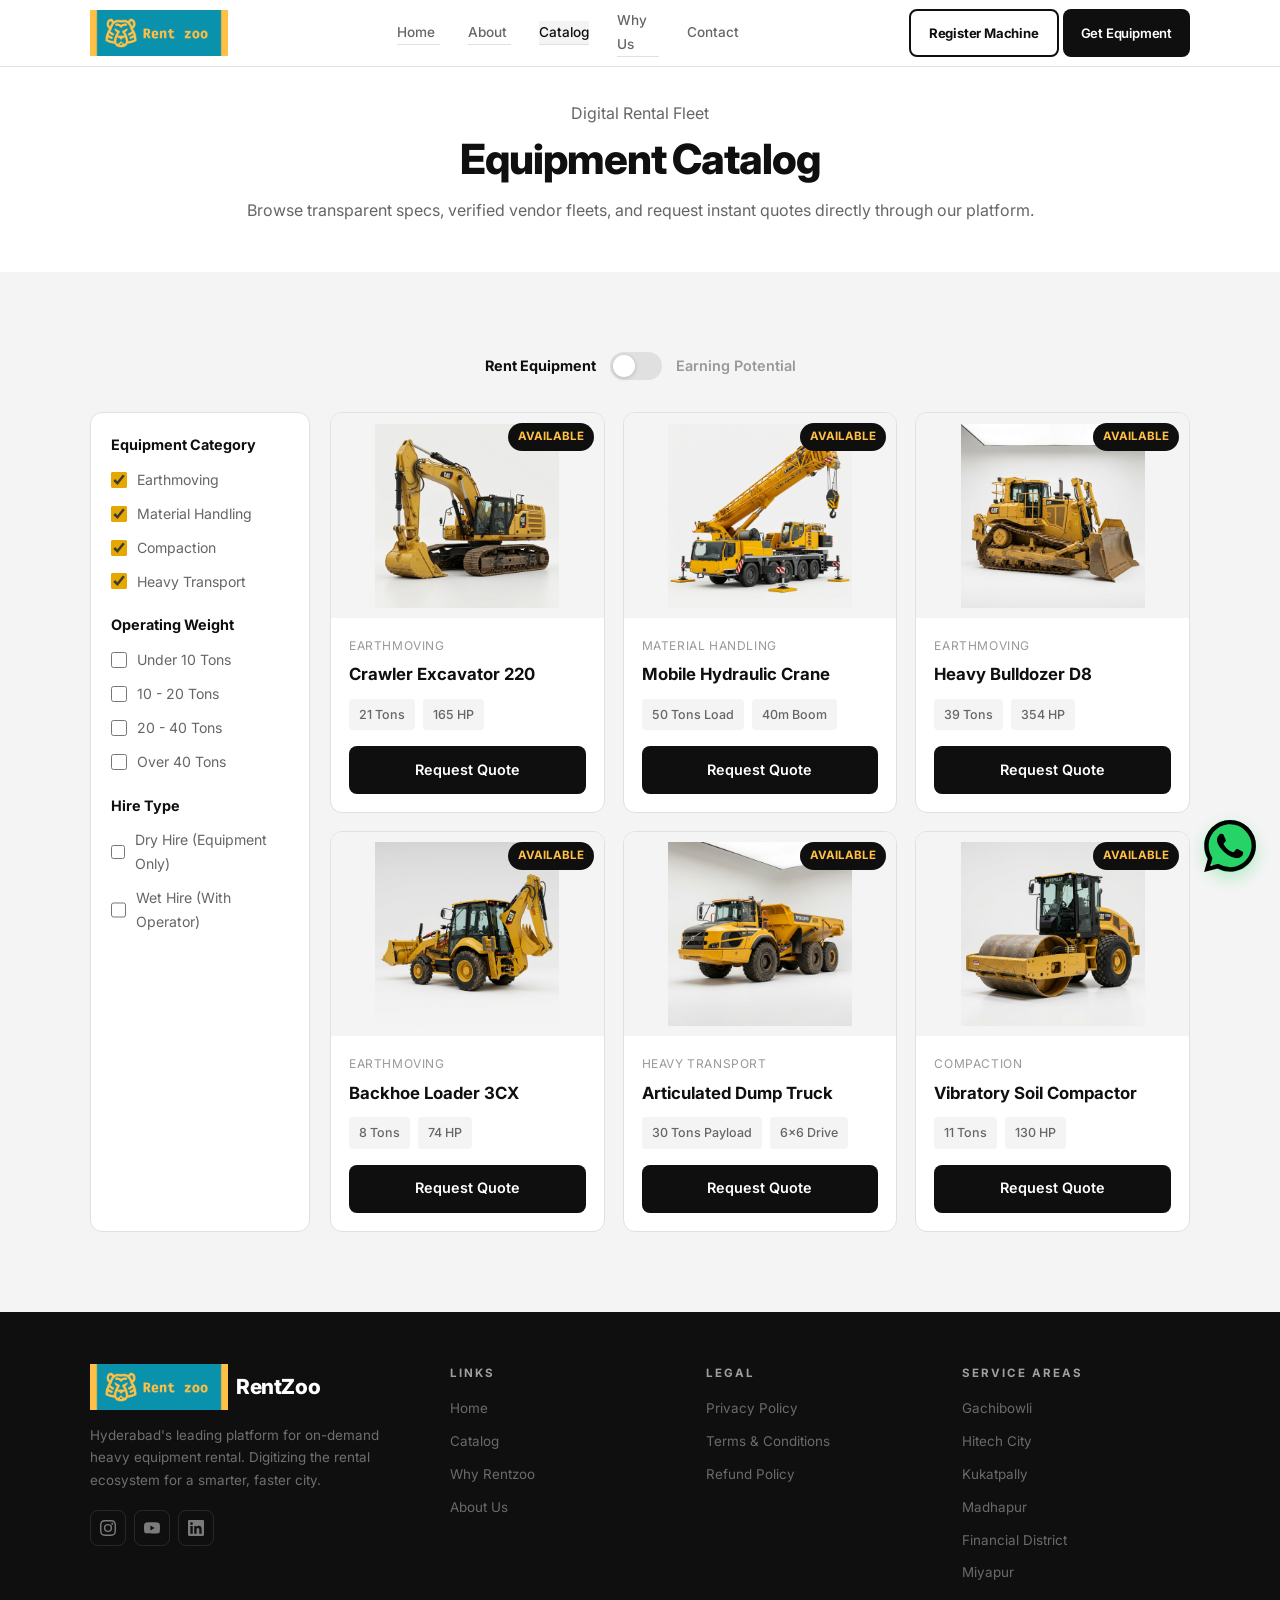
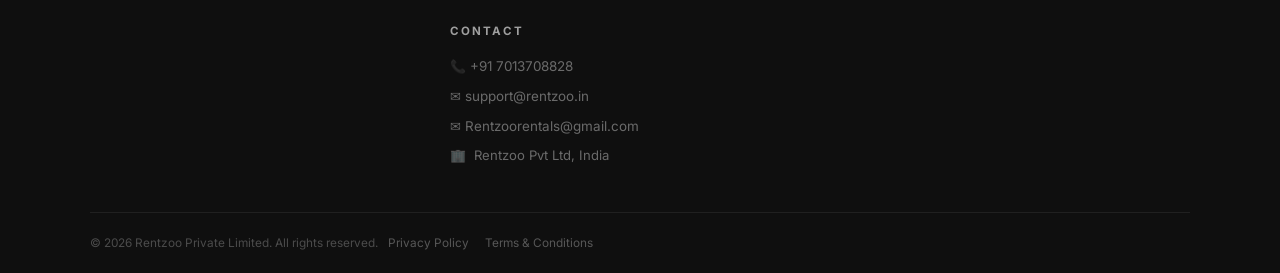
<file: catalog.html>
<!DOCTYPE html>
<html lang="en">
<head>
  <meta charset="UTF-8">
  <meta name="viewport" content="width=device-width, initial-scale=1.0">
  <title>Machinery Catalog — Rent JCB, Excavators & Cranes in Hyderabad</title>
  <meta name="description" content="Browse Rentzoo's premium catalog of heavy machinery. Rent verified excavators, backhoes, and cranes in Hyderabad with operators.">
  
  <!-- Open Graph Meta Tags -->
  <meta property="og:title" content="Equipment Catalog — Rentzoo">
  <meta property="og:description" content="Browse our comprehensive digital catalog of heavy machinery including excavators, cranes, bulldozers, and more.">
  <meta property="og:image" content="https://rentzoo.in/assets/images/logo.png">
  <meta property="og:url" content="https://rentzoo.in/catalog.html">
  <meta property="og:type" content="website">

  <link rel="icon" href="assets/images/favicon.png" type="image/png">
  <link rel="manifest" href="/manifest.json">
  <link rel="apple-touch-icon" href="/assets/icons/apple-touch-icon.png">
  <meta name="theme-color" content="#0d838a">
  <meta name="apple-mobile-web-app-capable" content="yes">
  <meta name="apple-mobile-web-app-status-bar-style" content="black-translucent">
  <meta name="apple-mobile-web-app-title" content="Rentzoo">
  <link rel="stylesheet" href="styles.css">
</head>
<body>

  <!-- Navbar -->
  <nav class="navbar" id="navbar">
    <div class="container nav-inner">
      <a href="/" class="nav-logo">
        <img src="assets/images/logo.png" alt="Rentzoo logo">
      </a>

      <ul class="nav-links" id="navLinks">
        <li><a href="/">Home</a></li>
        <li><a href="/about.html">About</a></li>
        <li><a href="/catalog.html" class="active">Catalog</a></li>
        <li><a href="/index.html#why-us">Why Us</a></li>
        <li><a href="/contact.html">Contact</a></li>
      </ul>

      <div class="nav-right">
        <a href="#" class="btn btn-nav-outline nav-cta-btn" onclick="event.preventDefault(); document.getElementById('waIntentModal').classList.add('active');">
          Register Machine
        </a>
        <a href="#" class="btn btn-primary nav-cta-btn" id="nav-whatsapp-btn" onclick="event.preventDefault(); document.getElementById('waIntentModal').classList.add('active');">
          Get Equipment
        </a>
        <button class="hamburger" id="hamburger" aria-label="Toggle Menu">
          <span></span><span></span><span></span>
        </button>
      </div>
    </div>
  </nav>
  <div class="nav-overlay" id="navOverlay"></div>

  <!-- Page Hero -->
  <section class="page-hero">
    <div class="container">
      <span class="section-label">Digital Rental Fleet</span>
      <h1 class="section-title">Equipment Catalog</h1>
      <p class="section-subtitle">Browse transparent specs, verified vendor fleets, and request instant quotes directly through our platform.</p>
    </div>
  </section>

  <div class="divider"></div>

  <!-- Catalog Section -->
  <section class="catalog-page" id="catalogSection">
    <div class="container">

      <!-- Rent vs Earn Toggle (#6) -->
      <div class="catalog-mode-toggle reveal">
        <span class="active" id="labelRent">Rent Equipment</span>
        <div class="toggle-switch" id="catalogToggle" onclick="toggleCatalogMode()"></div>
        <span id="labelEarn">Earning Potential</span>
      </div>

      <div class="catalog-layout">
        
        <!-- Filter Sidebar -->
        <aside class="filter-sidebar reveal">
          <div class="filter-group">
            <h4>Equipment Category</h4>
            <label class="filter-label"><input type="checkbox" checked> Earthmoving</label>
            <label class="filter-label"><input type="checkbox" checked> Material Handling</label>
            <label class="filter-label"><input type="checkbox" checked> Compaction</label>
            <label class="filter-label"><input type="checkbox" checked> Heavy Transport</label>
          </div>
          
          <div class="filter-group">
            <h4>Operating Weight</h4>
            <label class="filter-label"><input type="checkbox"> Under 10 Tons</label>
            <label class="filter-label"><input type="checkbox"> 10 - 20 Tons</label>
            <label class="filter-label"><input type="checkbox"> 20 - 40 Tons</label>
            <label class="filter-label"><input type="checkbox"> Over 40 Tons</label>
          </div>

          <div class="filter-group">
            <h4>Hire Type</h4>
            <label class="filter-label"><input type="checkbox"> Dry Hire (Equipment Only)</label>
            <label class="filter-label"><input type="checkbox"> Wet Hire (With Operator)</label>
          </div>
        </aside>

        <!-- Machinery Grid -->
        <div class="machinery-grid">
          
          <div class="machine-card reveal">
            <div class="machine-img-wrapper">
              <span class="machine-badge">Available</span>
              <img src="assets/images/catalog/excavator.png" alt="Crawler Excavator">
            </div>
            <div class="machine-info">
              <span class="machine-category">Earthmoving</span>
              <h3 class="machine-title">Crawler Excavator 220</h3>
              <div class="machine-specs">
                <span class="spec-pill">21 Tons</span>
                <span class="spec-pill">165 HP</span>
              </div>
              <a href="#" class="btn btn-primary machine-action" style="padding: 10px;text-align:center;font-size: .9rem;" onclick="event.preventDefault(); document.getElementById('waIntentModal').classList.add('active');">Request Quote</a>
              <div class="earn-price">Earn ₹6,000 / shift</div>
            </div>
          </div>

          <div class="machine-card reveal">
            <div class="machine-img-wrapper">
              <span class="machine-badge">Available</span>
              <img src="assets/images/catalog/crane.png" alt="Mobile Crane">
            </div>
            <div class="machine-info">
              <span class="machine-category">Material Handling</span>
              <h3 class="machine-title">Mobile Hydraulic Crane</h3>
              <div class="machine-specs">
                <span class="spec-pill">50 Tons Load</span>
                <span class="spec-pill">40m Boom</span>
              </div>
              <a href="#" class="btn btn-primary machine-action" style="padding: 10px;text-align:center;font-size: .9rem;" onclick="event.preventDefault(); document.getElementById('waIntentModal').classList.add('active');">Request Quote</a>
              <div class="earn-price">Earn ₹8,000 / shift</div>
            </div>
          </div>

          <div class="machine-card reveal">
            <div class="machine-img-wrapper">
              <span class="machine-badge">Available</span>
              <img src="assets/images/catalog/bulldozer.png" alt="Construction Bulldozer">
            </div>
            <div class="machine-info">
              <span class="machine-category">Earthmoving</span>
              <h3 class="machine-title">Heavy Bulldozer D8</h3>
              <div class="machine-specs">
                <span class="spec-pill">39 Tons</span>
                <span class="spec-pill">354 HP</span>
              </div>
              <a href="#" class="btn btn-primary machine-action" style="padding: 10px;text-align:center;font-size: .9rem;" onclick="event.preventDefault(); document.getElementById('waIntentModal').classList.add('active');">Request Quote</a>
              <div class="earn-price">Earn ₹5,000 / shift</div>
            </div>
          </div>

          <div class="machine-card reveal">
            <div class="machine-img-wrapper">
              <span class="machine-badge">Available</span>
              <img src="assets/images/catalog/backhoe.png" alt="Backhoe Loader">
            </div>
            <div class="machine-info">
              <span class="machine-category">Earthmoving</span>
              <h3 class="machine-title">Backhoe Loader 3CX</h3>
              <div class="machine-specs">
                <span class="spec-pill">8 Tons</span>
                <span class="spec-pill">74 HP</span>
              </div>
              <a href="#" class="btn btn-primary machine-action" style="padding: 10px;text-align:center;font-size: .9rem;" onclick="event.preventDefault(); document.getElementById('waIntentModal').classList.add('active');">Request Quote</a>
              <div class="earn-price">Earn ₹3,000 / shift</div>
            </div>
          </div>

          <div class="machine-card reveal">
            <div class="machine-img-wrapper">
              <span class="machine-badge">Available</span>
              <img src="assets/images/catalog/dump-truck.png" alt="Articulated Dump Truck">
            </div>
            <div class="machine-info">
              <span class="machine-category">Heavy Transport</span>
              <h3 class="machine-title">Articulated Dump Truck</h3>
              <div class="machine-specs">
                <span class="spec-pill">30 Tons Payload</span>
                <span class="spec-pill">6x6 Drive</span>
              </div>
              <a href="#" class="btn btn-primary machine-action" style="padding: 10px;text-align:center;font-size: .9rem;" onclick="event.preventDefault(); document.getElementById('waIntentModal').classList.add('active');">Request Quote</a>
              <div class="earn-price">Earn ₹3,500 / shift</div>
            </div>
          </div>

          <div class="machine-card reveal">
            <div class="machine-img-wrapper">
              <span class="machine-badge">Available</span>
              <img src="assets/images/catalog/roller.png" alt="Soil Compactor Roller">
            </div>
            <div class="machine-info">
              <span class="machine-category">Compaction</span>
              <h3 class="machine-title">Vibratory Soil Compactor</h3>
              <div class="machine-specs">
                <span class="spec-pill">11 Tons</span>
                <span class="spec-pill">130 HP</span>
              </div>
              <a href="#" class="btn btn-primary machine-action" style="padding: 10px;text-align:center;font-size: .9rem;" onclick="event.preventDefault(); document.getElementById('waIntentModal').classList.add('active');">Request Quote</a>
              <div class="earn-price">Earn ₹4,000 / shift</div>
            </div>
          </div>

        </div>

      </div>
    </div>
  </section>

  <!-- ===== FOOTER ===== -->
  <footer class="footer" id="contact">
    <div class="container">
      <div class="footer-top">

        <div class="footer-brand">
          <a href="/" class="nav-logo">
            <img src="assets/images/logo.png" alt="Rentzoo">
            <span>RentZoo</span>
          </a>
          <p>Hyderabad's leading platform for on-demand heavy equipment rental. Digitizing the rental ecosystem for a smarter, faster city.</p>
          <div class="footer-socials">
            <a href="https://instagram.com/rentzoo" target="_blank" rel="noopener" aria-label="Instagram"><svg width="16" height="16" viewBox="0 0 24 24" fill="currentColor"><path d="M12 2.163c3.204 0 3.584.012 4.85.07 3.252.148 4.771 1.691 4.919 4.919.058 1.265.069 1.645.069 4.849 0 3.205-.012 3.584-.069 4.849-.149 3.225-1.664 4.771-4.919 4.919-1.266.058-1.644.07-4.85.07-3.204 0-3.584-.012-4.849-.07-3.26-.149-4.771-1.699-4.919-4.92-.058-1.265-.07-1.644-.07-4.849 0-3.204.013-3.583.07-4.849.149-3.227 1.664-4.771 4.919-4.919 1.266-.057 1.645-.069 4.849-.069zM12 0C8.741 0 8.333.014 7.053.072 2.695.272.273 2.69.073 7.052.014 8.333 0 8.741 0 12c0 3.259.014 3.668.072 4.948.2 4.358 2.618 6.78 6.98 6.98C8.333 23.986 8.741 24 12 24c3.259 0 3.668-.014 4.948-.072 4.354-.2 6.782-2.618 6.979-6.98.059-1.28.073-1.689.073-4.948 0-3.259-.014-3.667-.072-4.947-.196-4.354-2.617-6.78-6.979-6.98C15.668.014 15.259 0 12 0zm0 5.838a6.162 6.162 0 100 12.324 6.162 6.162 0 000-12.324zM12 16a4 4 0 110-8 4 4 0 010 8zm6.406-11.845a1.44 1.44 0 100 2.881 1.44 1.44 0 000-2.881z"/></svg></a>
            <a href="https://youtube.com/@rentzoo" target="_blank" rel="noopener" aria-label="YouTube"><svg width="16" height="16" viewBox="0 0 24 24" fill="currentColor"><path d="M23.498 6.186a3.016 3.016 0 00-2.122-2.136C19.505 3.545 12 3.545 12 3.545s-7.505 0-9.377.505A3.017 3.017 0 00.502 6.186C0 8.07 0 12 0 12s0 3.93.502 5.814a3.016 3.016 0 002.122 2.136c1.871.505 9.376.505 9.376.505s7.505 0 9.377-.505a3.015 3.015 0 002.122-2.136C24 15.93 24 12 24 12s0-3.93-.502-5.814zM9.545 15.568V8.432L15.818 12l-6.273 3.568z"/></svg></a>
            <a href="https://linkedin.com/company/rentzoo" target="_blank" rel="noopener" aria-label="LinkedIn"><svg width="16" height="16" viewBox="0 0 24 24" fill="currentColor"><path d="M20.447 20.452h-3.554v-5.569c0-1.328-.027-3.037-1.852-3.037-1.853 0-2.136 1.445-2.136 2.939v5.667H9.351V9h3.414v1.561h.046c.477-.9 1.637-1.85 3.37-1.85 3.601 0 4.267 2.37 4.267 5.455v6.286zM5.337 7.433a2.062 2.062 0 01-2.063-2.065 2.064 2.064 0 112.063 2.065zm1.782 13.019H3.555V9h3.564v11.452zM22.225 0H1.771C.792 0 0 .774 0 1.729v20.542C0 23.227.792 24 1.771 24h20.451C23.2 24 24 23.227 24 22.271V1.729C24 .774 23.2 0 22.222 0h.003z"/></svg></a>
          </div>
        </div>

        <div class="footer-links">
          <div class="footer-col">
            <h4>Links</h4>
            <a href="/">Home</a>
            <a href="/catalog.html">Catalog</a>
            <a href="/index.html#why-us">Why Rentzoo</a>
            <a href="/about.html">About Us</a>
          </div>
          <div class="footer-col">
            <h4>Legal</h4>
            <a href="/privacy.html">Privacy Policy</a>
            <a href="/terms.html">Terms &amp; Conditions</a>
            <a href="/refund.html">Refund Policy</a>
          </div>
          <div class="footer-col">
            <h4>Service Areas</h4>
            <a href="#">Gachibowli</a>
            <a href="#">Hitech City</a>
            <a href="#">Kukatpally</a>
            <a href="#">Madhapur</a>
            <a href="#">Financial District</a>
            <a href="#">Miyapur</a>
          </div>
          <div class="footer-col">
            <h4>Contact</h4>
            <a href="tel:+917013708828" class="footer-contact-row">
              <span>📞</span> +91 7013708828
            </a>
            <a href="mailto:support@rentzoo.in" class="footer-contact-row">
              <span>✉</span> support@rentzoo.in
            </a>
            <a href="mailto:Rentzoorentals@gmail.com" class="footer-contact-row">
              <span>✉</span> Rentzoorentals@gmail.com
            </a>
            <div class="footer-contact-row">
              <span>🏢</span> Rentzoo Pvt Ltd, India
            </div>
          </div>
        </div>

      </div>

      <div class="footer-bottom">
        <p>© 2026 Rentzoo Private Limited. All rights reserved.</p>
        <div class="footer-bottom-links">
          <a href="/privacy.html">Privacy Policy</a>
          <a href="/terms.html">Terms &amp; Conditions</a>
        </div>
      </div>
    </div>
  </footer>

  <!-- WhatsApp Float -->
  <div class="wa-float" id="whatsapp-widget">
    <div class="wa-tip"><span class="status-dot"></span> Online — Replies in 5m</div>
    <a href="#" class="wa-btn" aria-label="Chat on WhatsApp" id="floating-whatsapp-btn" onclick="event.preventDefault(); document.getElementById('waIntentModal').classList.add('active');">
      <svg viewBox="0 0 24 24"><path d="M17.472 14.382c-.297-.149-1.758-.867-2.03-.967-.273-.099-.471-.148-.67.15-.197.297-.767.966-.94 1.164-.173.199-.347.223-.644.075-.297-.15-1.255-.463-2.39-1.475-.883-.788-1.48-1.761-1.653-2.059-.173-.297-.018-.458.13-.606.134-.133.298-.347.446-.52.149-.174.198-.298.298-.497.099-.198.05-.371-.025-.52-.075-.149-.669-1.612-.916-2.207-.242-.579-.487-.5-.669-.51-.173-.008-.371-.01-.57-.01-.198 0-.52.074-.792.372-.272.297-1.04 1.016-1.04 2.479 0 1.462 1.065 2.875 1.213 3.074.149.198 2.096 3.2 5.077 4.487.709.306 1.262.489 1.694.625.712.227 1.36.195 1.871.118.571-.085 1.758-.719 2.006-1.413.248-.694.248-1.289.173-1.413-.074-.124-.272-.198-.57-.347m-5.421 7.403h-.004a9.87 9.87 0 01-5.031-1.378l-.361-.214-3.741.982.998-3.648-.235-.374a9.86 9.86 0 01-1.51-5.26c.001-5.45 4.436-9.884 9.888-9.884 2.64 0 5.122 1.03 6.988 2.898a9.825 9.825 0 012.893 6.994c-.003 5.45-4.437 9.884-9.885 9.884m8.413-18.297A11.815 11.815 0 0012.05 0C5.495 0 .16 5.335.157 11.892c0 2.096.547 4.142 1.588 5.945L.057 24l6.305-1.654a11.882 11.882 0 005.683 1.448h.005c6.554 0 11.89-5.335 11.893-11.893a11.821 11.821 0 00-3.48-8.413z"/></svg>
    </a>
  </div>

  <!-- WhatsApp Intent Modal -->
  <div class="wa-modal-overlay" id="waIntentModal">
    <div class="wa-modal">
      <div class="wa-modal-header">
        <h3>How can we help you?</h3>
        <button id="closeWaModal" class="close-btn" onclick="document.getElementById('waIntentModal').classList.remove('active')">&times;</button>
      </div>
      <div class="wa-modal-body">
        <a href="https://wa.me/917013708828?text=Hi%20Rentzoo!%20I%20am%20looking%20to%20rent%20some%20equipment." class="wa-intent-btn" target="_blank" rel="noopener" onclick="document.getElementById('waIntentModal').classList.remove('active')">
          <div class="wa-intent-icon">🚜</div>
          <div class="wa-intent-text">
            <strong>I want to rent equipment</strong>
            <span>Browse catalog, get quotes, or book directly.</span>
          </div>
        </a>
        <a href="https://wa.me/917013708828?text=Hi%20Rentzoo!%20I%20want%20to%20partner%20and%20list%20my%20equipment%20on%20your%20platform." class="wa-intent-btn" target="_blank" rel="noopener" onclick="document.getElementById('waIntentModal').classList.remove('active')">
          <div class="wa-intent-icon">🤝</div>
          <div class="wa-intent-text">
            <strong>I want to list my machine</strong>
            <span>Become a verified vendor and grow your business.</span>
          </div>
        </a>
      </div>
    </div>
  </div>

  <script src="script.js"></script>
</body>
</html>
</file>
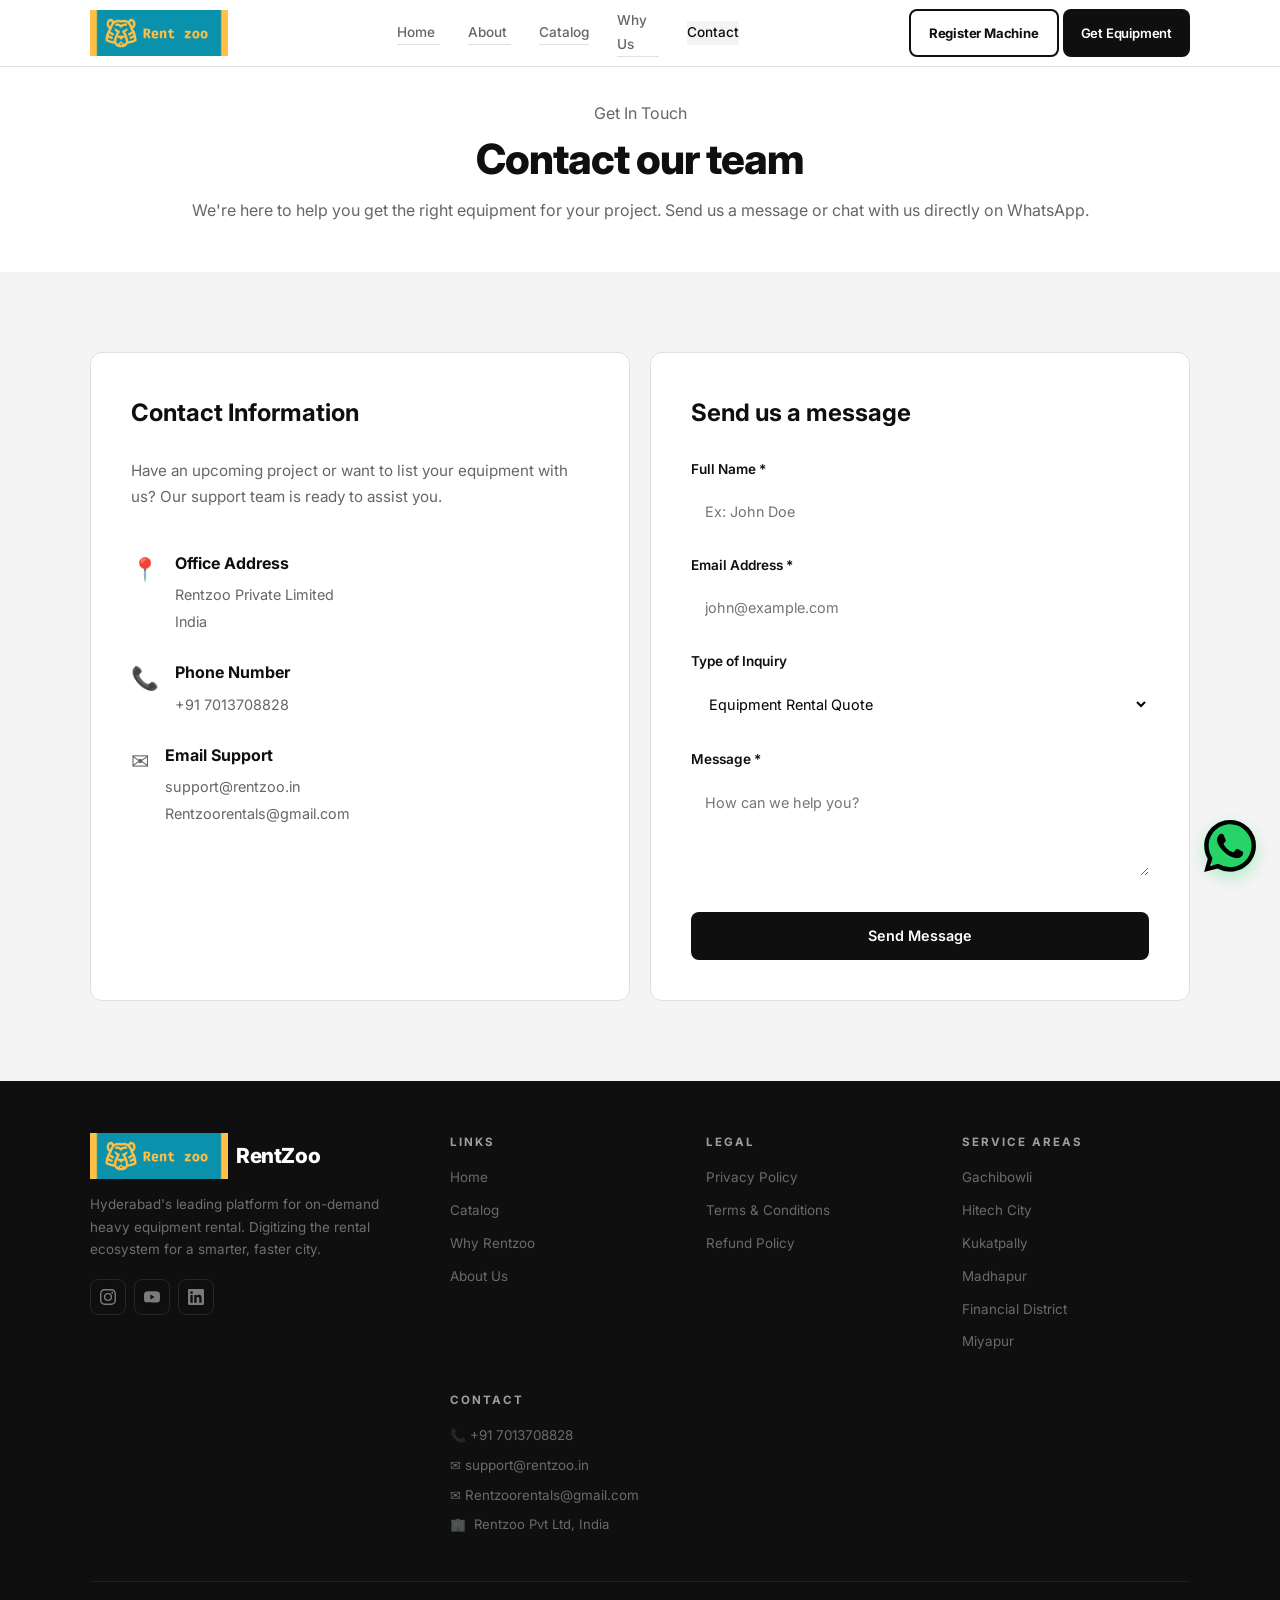
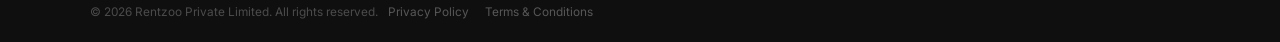
<file: contact.html>
<!DOCTYPE html>
<html lang="en">
<head>
  <meta charset="UTF-8">
  <meta name="viewport" content="width=device-width, initial-scale=1.0">
  <title>Contact Rentzoo — Heavy Machinery Support in Hyderabad</title>
  <meta name="description" content="Get in touch with Rentzoo for heavy equipment rentals, machine listing queries, or support in Hyderabad. We connect you with verified local vendors.">
  
  <!-- Open Graph Meta Tags -->
  <meta property="og:title" content="Contact Rentzoo">
  <meta property="og:description" content="Reach out to Rentzoo for heavy equipment rentals, partnerships, or support.">
  <meta property="og:image" content="https://rentzoo.in/assets/images/logo.png">
  <meta property="og:url" content="https://rentzoo.in/contact.html">
  <meta property="og:type" content="website">

  <link rel="icon" href="assets/images/favicon.png" type="image/png">
  <link rel="manifest" href="/manifest.json">
  <link rel="apple-touch-icon" href="/assets/icons/apple-touch-icon.png">
  <meta name="theme-color" content="#0d838a">
  <meta name="apple-mobile-web-app-capable" content="yes">
  <meta name="apple-mobile-web-app-status-bar-style" content="black-translucent">
  <meta name="apple-mobile-web-app-title" content="Rentzoo">
  <link rel="stylesheet" href="styles.css">
</head>
<body>

  <!-- Navbar -->
  <nav class="navbar" id="navbar">
    <div class="container nav-inner">
      <a href="/" class="nav-logo">
        <img src="assets/images/logo.png" alt="Rentzoo">
      </a>

      <ul class="nav-links" id="navLinks">
        <li><a href="/">Home</a></li>
        <li><a href="/about.html">About</a></li>
        <li><a href="/catalog.html">Catalog</a></li>
        <li><a href="/index.html#why-us">Why Us</a></li>
        <li><a href="/contact.html" class="active">Contact</a></li>
      </ul>

      <div class="nav-right">
        <a href="#" class="btn btn-nav-outline nav-cta-btn" onclick="event.preventDefault(); document.getElementById('waIntentModal').classList.add('active');">
          Register Machine
        </a>
        <a href="#" class="btn btn-primary nav-cta-btn" id="nav-whatsapp-btn" onclick="event.preventDefault(); document.getElementById('waIntentModal').classList.add('active');">
          Get Equipment
        </a>
        <button class="hamburger" id="hamburger" aria-label="Toggle Menu">
          <span></span><span></span><span></span>
        </button>
      </div>
    </div>
  </nav>
  <div class="nav-overlay" id="navOverlay"></div>

  <!-- Page Hero -->
  <section class="page-hero">
    <div class="container">
      <span class="section-label">Get In Touch</span>
      <h1 class="section-title">Contact our team</h1>
      <p class="section-subtitle">We're here to help you get the right equipment for your project. Send us a message or chat with us directly on WhatsApp.</p>
    </div>
  </section>

  <div class="divider"></div>

  <!-- Contact Form Section -->
  <section class="contact-page">
    <div class="container">
      <div class="contact-grid">
        
        <div class="contact-info reveal">
          <h2 style="font-size: 1.5rem; color: var(--black); margin-bottom: 24px;">Contact Information</h2>
          <p style="color: var(--gray-400); margin-bottom: 40px; font-size: .95rem; line-height: 1.7;">Have an upcoming project or want to list your equipment with us? Our support team is ready to assist you.</p>
          
          <div class="c-item" style="display: flex; gap: 16px; margin-bottom: 24px;">
            <div class="c-icon" style="font-size: 1.4rem;">📍</div>
            <div>
              <strong style="color: var(--black); display: block; margin-bottom: 4px;">Office Address</strong>
              <span style="color: var(--gray-600); font-size: .9rem;">Rentzoo Private Limited<br>India</span>
            </div>
          </div>

          <div class="c-item" style="display: flex; gap: 16px; margin-bottom: 24px;">
            <div class="c-icon" style="font-size: 1.4rem;">📞</div>
            <div>
              <strong style="color: var(--black); display: block; margin-bottom: 4px;">Phone Number</strong>
              <a href="tel:+917013708828" style="color: var(--gray-600); font-size: .9rem;">+91 7013708828</a>
            </div>
          </div>

          <div class="c-item" style="display: flex; gap: 16px; margin-bottom: 24px;">
            <div class="c-icon" style="font-size: 1.4rem;">✉</div>
            <div>
              <strong style="color: var(--black); display: block; margin-bottom: 4px;">Email Support</strong>
              <a href="mailto:support@rentzoo.in" style="color: var(--gray-600); font-size: .9rem;">support@rentzoo.in</a><br>
              <a href="mailto:Rentzoorentals@gmail.com" style="color: var(--gray-600); font-size: .9rem;">Rentzoorentals@gmail.com</a>
            </div>
          </div>
        </div>

        <div class="contact-form-card reveal">
          <h2 style="font-size: 1.5rem; color: var(--black); margin-bottom: 24px;">Send us a message</h2>
          <form id="contactForm" style="display: flex; flex-direction: column; gap: 20px;">
            <div>
              <label for="name" style="display: block; font-size: .85rem; color: var(--black); font-weight: 600; margin-bottom: 8px;">Full Name *</label>
              <input type="text" id="name" required placeholder="Ex: John Doe" style="width: 100%; padding: 14px; border: 1px solid var(--gray-200); border-radius: 6px; font-family: inherit; font-size: .9rem;">
            </div>
            <div>
              <label for="email" style="display: block; font-size: .85rem; color: var(--black); font-weight: 600; margin-bottom: 8px;">Email Address *</label>
              <input type="email" id="email" required placeholder="john@example.com" style="width: 100%; padding: 14px; border: 1px solid var(--gray-200); border-radius: 6px; font-family: inherit; font-size: .9rem;">
            </div>
            <div>
              <label for="inquiry" style="display: block; font-size: .85rem; color: var(--black); font-weight: 600; margin-bottom: 8px;">Type of Inquiry</label>
              <select id="inquiry" style="width: 100%; padding: 14px; border: 1px solid var(--gray-200); border-radius: 6px; font-family: inherit; font-size: .9rem; background: var(--white);">
                <option>Equipment Rental Quote</option>
                <option>Become a Vendor</option>
                <option>General Support</option>
                <option>Partnership</option>
              </select>
            </div>
            <div>
              <label for="message" style="display: block; font-size: .85rem; color: var(--black); font-weight: 600; margin-bottom: 8px;">Message *</label>
              <textarea id="message" rows="4" required placeholder="How can we help you?" style="width: 100%; padding: 14px; border: 1px solid var(--gray-200); border-radius: 6px; font-family: inherit; font-size: .9rem; resize: vertical;"></textarea>
            </div>
            <button type="submit" class="btn btn-primary" style="justify-content: center; margin-top: 8px;">Send Message</button>
          </form>
        </div>

      </div>
    </div>
  </section>

  <!-- ===== FOOTER ===== -->
  <footer class="footer" id="contact">
    <div class="container">
      <div class="footer-top">

        <div class="footer-brand">
          <a href="/" class="nav-logo">
            <img src="assets/images/logo.png" alt="Rentzoo">
            <span>RentZoo</span>
          </a>
          <p>Hyderabad's leading platform for on-demand heavy equipment rental. Digitizing the rental ecosystem for a smarter, faster city.</p>
          <div class="footer-socials">
            <a href="https://instagram.com/rentzoo" target="_blank" rel="noopener" aria-label="Instagram" id="social-instagram">
              <svg width="16" height="16" viewBox="0 0 24 24" fill="currentColor"><path d="M12 2.163c3.204 0 3.584.012 4.85.07 3.252.148 4.771 1.691 4.919 4.919.058 1.265.069 1.645.069 4.849 0 3.205-.012 3.584-.069 4.849-.149 3.225-1.664 4.771-4.919 4.919-1.266.058-1.644.07-4.85.07-3.204 0-3.584-.012-4.849-.07-3.26-.149-4.771-1.699-4.919-4.92-.058-1.265-.07-1.644-.07-4.849 0-3.204.013-3.583.07-4.849.149-3.227 1.664-4.771 4.919-4.919 1.266-.057 1.645-.069 4.849-.069zM12 0C8.741 0 8.333.014 7.053.072 2.695.272.273 2.69.073 7.052.014 8.333 0 8.741 0 12c0 3.259.014 3.668.072 4.948.2 4.358 2.618 6.78 6.98 6.98C8.333 23.986 8.741 24 12 24c3.259 0 3.668-.014 4.948-.072 4.354-.2 6.782-2.618 6.979-6.98.059-1.28.073-1.689.073-4.948 0-3.259-.014-3.667-.072-4.947-.196-4.354-2.617-6.78-6.979-6.98C15.668.014 15.259 0 12 0zm0 5.838a6.162 6.162 0 100 12.324 6.162 6.162 0 000-12.324zM12 16a4 4 0 110-8 4 4 0 010 8zm6.406-11.845a1.44 1.44 0 100 2.881 1.44 1.44 0 000-2.881z"/></svg>
            </a>
            <a href="https://youtube.com/@rentzoo" target="_blank" rel="noopener" aria-label="YouTube" id="social-youtube">
              <svg width="16" height="16" viewBox="0 0 24 24" fill="currentColor"><path d="M23.498 6.186a3.016 3.016 0 00-2.122-2.136C19.505 3.545 12 3.545 12 3.545s-7.505 0-9.377.505A3.017 3.017 0 00.502 6.186C0 8.07 0 12 0 12s0 3.93.502 5.814a3.016 3.016 0 002.122 2.136c1.871.505 9.376.505 9.376.505s7.505 0 9.377-.505a3.015 3.015 0 002.122-2.136C24 15.93 24 12 24 12s0-3.93-.502-5.814zM9.545 15.568V8.432L15.818 12l-6.273 3.568z"/></svg>
            </a>
            <a href="https://linkedin.com/company/rentzoo" target="_blank" rel="noopener" aria-label="LinkedIn" id="social-linkedin">
              <svg width="16" height="16" viewBox="0 0 24 24" fill="currentColor"><path d="M20.447 20.452h-3.554v-5.569c0-1.328-.027-3.037-1.852-3.037-1.853 0-2.136 1.445-2.136 2.939v5.667H9.351V9h3.414v1.561h.046c.477-.9 1.637-1.85 3.37-1.85 3.601 0 4.267 2.37 4.267 5.455v6.286zM5.337 7.433a2.062 2.062 0 01-2.063-2.065 2.064 2.064 0 112.063 2.065zm1.782 13.019H3.555V9h3.564v11.452zM22.225 0H1.771C.792 0 0 .774 0 1.729v20.542C0 23.227.792 24 1.771 24h20.451C23.2 24 24 23.227 24 22.271V1.729C24 .774 23.2 0 22.222 0h.003z"/></svg>
            </a>
          </div>
        </div>

        <div class="footer-links">
          <div class="footer-col">
            <h4>Links</h4>
            <a href="/">Home</a>
            <a href="/catalog.html">Catalog</a>
            <a href="/index.html#why-us">Why Rentzoo</a>
            <a href="/about.html">About Us</a>
          </div>
          <div class="footer-col">
            <h4>Legal</h4>
            <a href="/privacy.html">Privacy Policy</a>
            <a href="/terms.html">Terms &amp; Conditions</a>
            <a href="/refund.html">Refund Policy</a>
          </div>
          <div class="footer-col">
            <h4>Service Areas</h4>
            <a href="#">Gachibowli</a>
            <a href="#">Hitech City</a>
            <a href="#">Kukatpally</a>
            <a href="#">Madhapur</a>
            <a href="#">Financial District</a>
            <a href="#">Miyapur</a>
          </div>
          <div class="footer-col">
            <h4>Contact</h4>
            <a href="tel:+917013708828" class="footer-contact-row">
              <span>📞</span> +91 7013708828
            </a>
            <a href="mailto:support@rentzoo.in" class="footer-contact-row">
              <span>✉</span> support@rentzoo.in
            </a>
            <a href="mailto:Rentzoorentals@gmail.com" class="footer-contact-row">
              <span>✉</span> Rentzoorentals@gmail.com
            </a>
            <div class="footer-contact-row">
              <span>🏢</span> Rentzoo Pvt Ltd, India
            </div>
          </div>
        </div>

      </div>

      <div class="footer-bottom">
        <p>© 2026 Rentzoo Private Limited. All rights reserved.</p>
        <div class="footer-bottom-links">
          <a href="/privacy.html">Privacy Policy</a>
          <a href="/terms.html">Terms &amp; Conditions</a>
        </div>
      </div>
    </div>
  </footer>

  <!-- WhatsApp Float -->
  <div class="wa-float" id="whatsapp-widget">
    <div class="wa-tip"><span class="status-dot"></span> Online — Replies in 5m</div>
    <a href="#" class="wa-btn" aria-label="Chat on WhatsApp" id="floating-whatsapp-btn" onclick="event.preventDefault(); document.getElementById('waIntentModal').classList.add('active');">
      <svg viewBox="0 0 24 24"><path d="M17.472 14.382c-.297-.149-1.758-.867-2.03-.967-.273-.099-.471-.148-.67.15-.197.297-.767.966-.94 1.164-.173.199-.347.223-.644.075-.297-.15-1.255-.463-2.39-1.475-.883-.788-1.48-1.761-1.653-2.059-.173-.297-.018-.458.13-.606.134-.133.298-.347.446-.52.149-.174.198-.298.298-.497.099-.198.05-.371-.025-.52-.075-.149-.669-1.612-.916-2.207-.242-.579-.487-.5-.669-.51-.173-.008-.371-.01-.57-.01-.198 0-.52.074-.792.372-.272.297-1.04 1.016-1.04 2.479 0 1.462 1.065 2.875 1.213 3.074.149.198 2.096 3.2 5.077 4.487.709.306 1.262.489 1.694.625.712.227 1.36.195 1.871.118.571-.085 1.758-.719 2.006-1.413.248-.694.248-1.289.173-1.413-.074-.124-.272-.198-.57-.347m-5.421 7.403h-.004a9.87 9.87 0 01-5.031-1.378l-.361-.214-3.741.982.998-3.648-.235-.374a9.86 9.86 0 01-1.51-5.26c.001-5.45 4.436-9.884 9.888-9.884 2.64 0 5.122 1.03 6.988 2.898a9.825 9.825 0 012.893 6.994c-.003 5.45-4.437 9.884-9.885 9.884m8.413-18.297A11.815 11.815 0 0012.05 0C5.495 0 .16 5.335.157 11.892c0 2.096.547 4.142 1.588 5.945L.057 24l6.305-1.654a11.882 11.882 0 005.683 1.448h.005c6.554 0 11.89-5.335 11.893-11.893a11.821 11.821 0 00-3.48-8.413z"/></svg>
    </a>
  </div>

  <!-- WhatsApp Intent Modal -->
  <div class="wa-modal-overlay" id="waIntentModal">
    <div class="wa-modal">
      <div class="wa-modal-header">
        <h3>How can we help you?</h3>
        <button id="closeWaModal" class="close-btn" onclick="document.getElementById('waIntentModal').classList.remove('active')">&times;</button>
      </div>
      <div class="wa-modal-body">
        <a href="https://wa.me/917013708828?text=Hi%20Rentzoo!%20I%20am%20looking%20to%20rent%20some%20equipment." class="wa-intent-btn" target="_blank" rel="noopener" onclick="document.getElementById('waIntentModal').classList.remove('active')">
          <div class="wa-intent-icon">🚜</div>
          <div class="wa-intent-text">
            <strong>I want to rent equipment</strong>
            <span>Browse catalog, get quotes, or book directly.</span>
          </div>
        </a>
        <a href="https://wa.me/917013708828?text=Hi%20Rentzoo!%20I%20want%20to%20partner%20and%20list%20my%20equipment%20on%20your%20platform." class="wa-intent-btn" target="_blank" rel="noopener" onclick="document.getElementById('waIntentModal').classList.remove('active')">
          <div class="wa-intent-icon">🤝</div>
          <div class="wa-intent-text">
            <strong>I want to list my machine</strong>
            <span>Become a verified vendor and grow your business.</span>
          </div>
        </a>
      </div>
    </div>
  </div>

  <script src="script.js"></script>
</body>
</html>
</file>
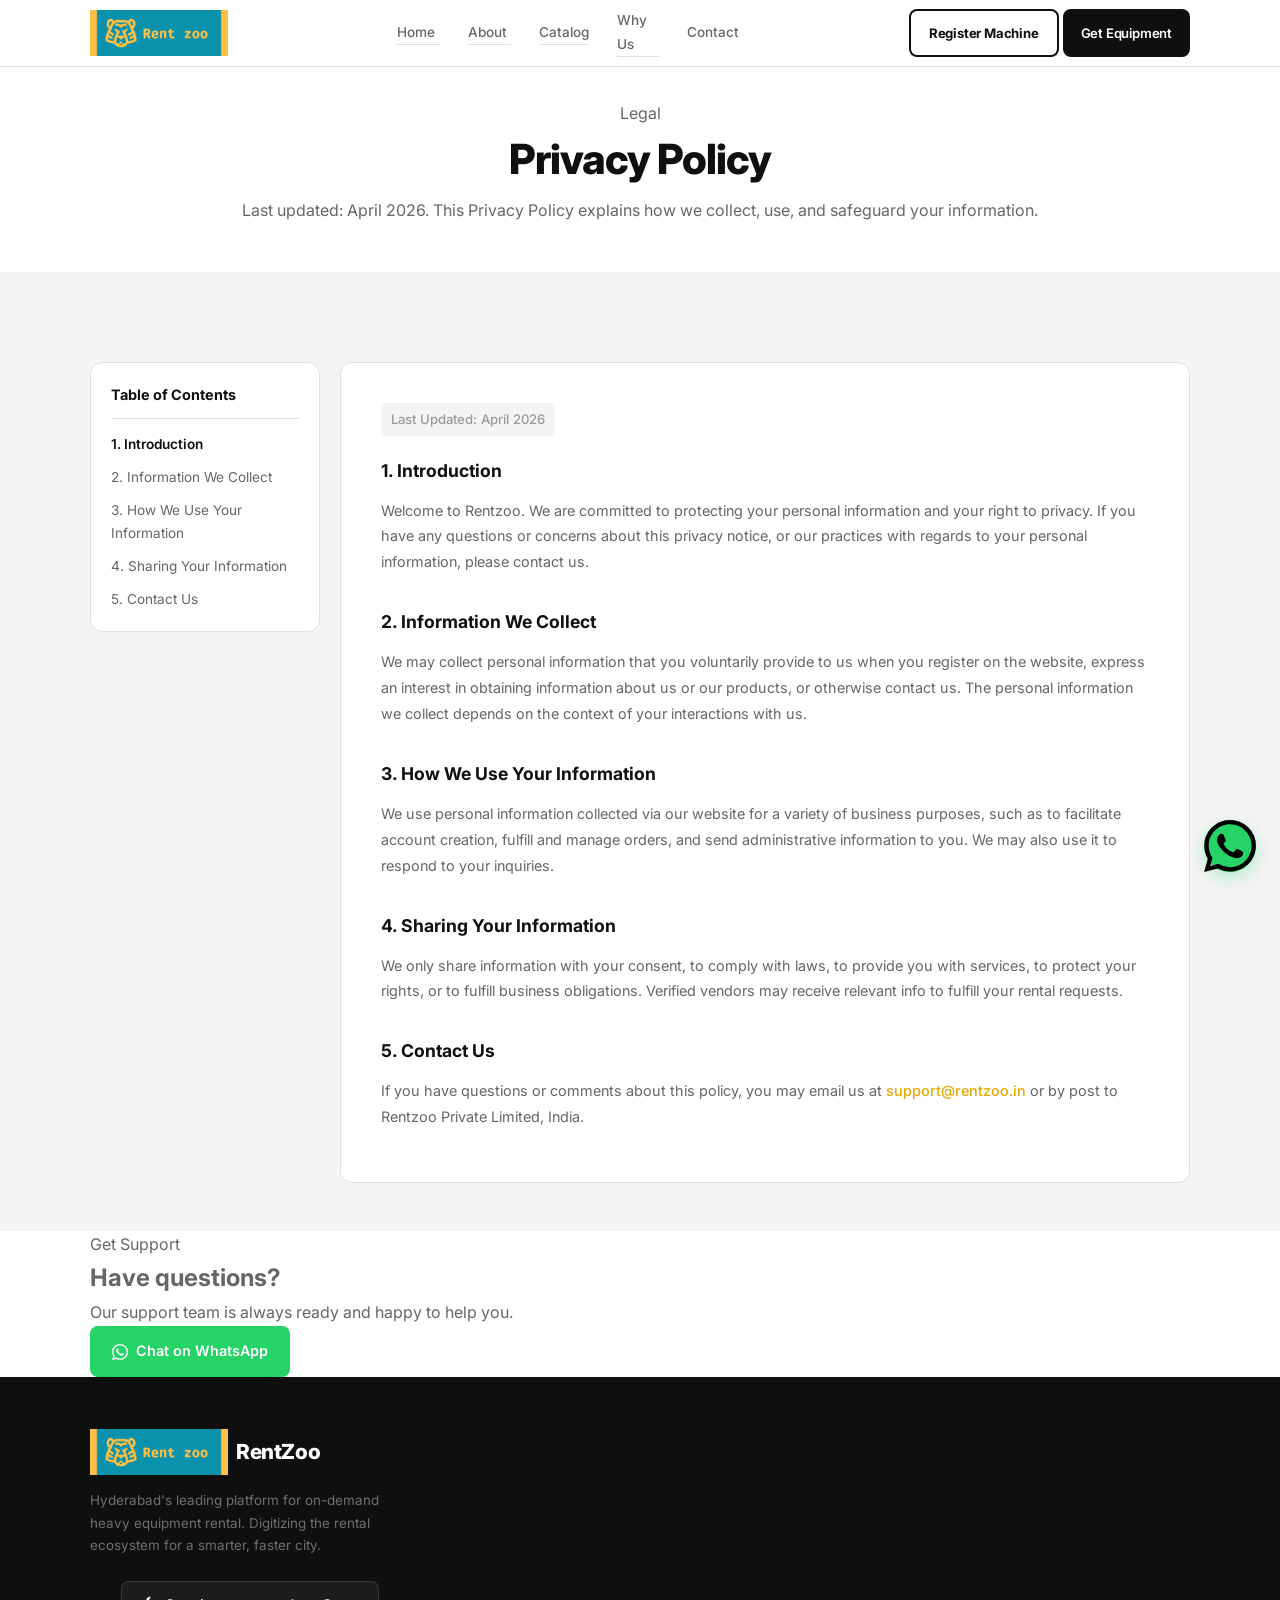
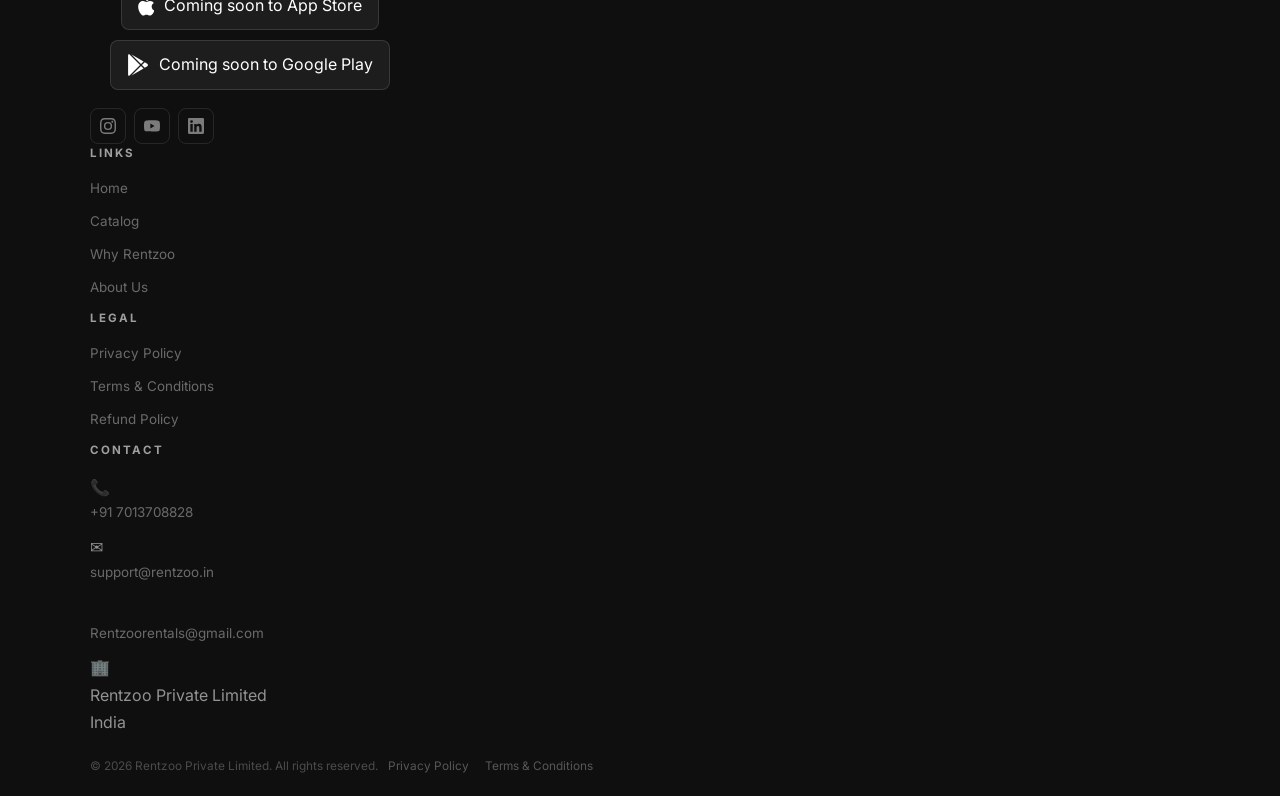
<file: privacy.html>
<!DOCTYPE html>
<html lang="en">
<head>
  <meta charset="UTF-8">
  <meta name="viewport" content="width=device-width, initial-scale=1.0">
  <title>Privacy Policy — Rentzoo</title>
  <meta name="description" content="Privacy Policy for Rentzoo. Learn how we collect, use, and protect your data.">
  
  <!-- Open Graph Meta Tags -->
  <meta property="og:title" content="Privacy Policy — Rentzoo">
  <meta property="og:description" content="Privacy Policy for Rentzoo. Learn how we collect, use, and protect your data.">
  <meta property="og:image" content="https://rentzoo.in/assets/images/logo.png">
  <meta property="og:url" content="https://rentzoo.in/privacy.html">
  <meta property="og:type" content="website">

  <link rel="icon" href="assets/images/favicon.png" type="image/png">
  <link rel="manifest" href="/manifest.json">
  <link rel="apple-touch-icon" href="/assets/icons/apple-touch-icon.png">
  <meta name="theme-color" content="#0d838a">
  <meta name="apple-mobile-web-app-capable" content="yes">
  <meta name="apple-mobile-web-app-status-bar-style" content="black-translucent">
  <meta name="apple-mobile-web-app-title" content="Rentzoo">
  <link rel="stylesheet" href="styles.css">
</head>
<body>

  <!-- Navbar -->
  <nav class="navbar" id="navbar">
    <div class="container nav-inner">
      <a href="/" class="nav-logo" id="nav-logo">
        <img src="assets/images/logo.png" alt="Rentzoo Logo">
      </a>

      <ul class="nav-links" id="navLinks">
        <li><a href="/">Home</a></li>
        <li><a href="/about.html">About</a></li>
        <li><a href="/catalog.html">Catalog</a></li>
        <li><a href="/index.html#why-us">Why Us</a></li>
        <li><a href="/contact.html">Contact</a></li>
      </ul>

      <div class="nav-right">
        <a href="#" class="btn btn-nav-outline nav-cta-btn" onclick="event.preventDefault(); document.getElementById('waIntentModal').classList.add('active');">
          Register Machine
        </a>
        <a href="#" class="btn btn-primary nav-cta-btn" id="nav-whatsapp-btn" onclick="event.preventDefault(); document.getElementById('waIntentModal').classList.add('active');">
          Get Equipment
        </a>
        <button class="hamburger" id="hamburger" aria-label="Toggle Menu">
          <span></span><span></span><span></span>
        </button>
      </div>
    </div>
  </nav>
  <div class="nav-overlay" id="navOverlay"></div>

  <!-- Page Hero -->
  <section class="page-hero">
    <div class="container">
      <span class="section-label">Legal</span>
      <h1 class="section-title">Privacy Policy</h1>
      <p class="section-subtitle">Last updated: April 2026. This Privacy Policy explains how we collect, use, and safeguard your information.</p>
    </div>
  </section>

  <div class="divider"></div>

  <!-- Content Section -->
  <section class="legal-page">
    <div class="container">
      <div class="legal-grid">
        <aside class="legal-sidebar reveal">
          <h4>Table of Contents</h4>
          <ul id="legalTOC">
            <li><a href="#intro" class="active">1. Introduction</a></li>
            <li><a href="#info-collect">2. Information We Collect</a></li>
            <li><a href="#info-use">3. How We Use Your Information</a></li>
            <li><a href="#info-share">4. Sharing Your Information</a></li>
            <li><a href="#contact-us">5. Contact Us</a></li>
          </ul>
        </aside>

        <div class="legal-content-card reveal">
          <span class="last-updated">Last Updated: April 2026</span>

          <div class="legal-section-block" id="intro">
            <h2>1. Introduction</h2>
            <p>Welcome to Rentzoo. We are committed to protecting your personal information and your right to privacy. If you have any questions or concerns about this privacy notice, or our practices with regards to your personal information, please contact us.</p>
          </div>

          <div class="legal-section-block" id="info-collect">
            <h2>2. Information We Collect</h2>
            <p>We may collect personal information that you voluntarily provide to us when you register on the website, express an interest in obtaining information about us or our products, or otherwise contact us. The personal information we collect depends on the context of your interactions with us.</p>
          </div>

          <div class="legal-section-block" id="info-use">
            <h2>3. How We Use Your Information</h2>
            <p>We use personal information collected via our website for a variety of business purposes, such as to facilitate account creation, fulfill and manage orders, and send administrative information to you. We may also use it to respond to your inquiries.</p>
          </div>

          <div class="legal-section-block" id="info-share">
            <h2>4. Sharing Your Information</h2>
            <p>We only share information with your consent, to comply with laws, to provide you with services, to protect your rights, or to fulfill business obligations. Verified vendors may receive relevant info to fulfill your rental requests.</p>
          </div>

          <div class="legal-section-block" id="contact-us">
            <h2>5. Contact Us</h2>
            <p>If you have questions or comments about this policy, you may email us at <a href="mailto:support@rentzoo.in">support@rentzoo.in</a> or by post to Rentzoo Private Limited, India.</p>
          </div>
        </div>
      </div>
    </div>
  </section>

  <!-- CTA -->
  <section class="cta-banner">
    <div class="container">
      <div class="cta-inner reveal">
        <span class="section-label">Get Support</span>
        <h2 class="section-title">Have questions?</h2>
        <p class="section-subtitle">Our support team is always ready and happy to help you.</p>
        <a href="https://wa.me/917013708828?text=Hi%20Rentzoo!%20I%20have%20a%20question%20about%20your%20policies." class="btn btn-whatsapp" target="_blank" rel="noopener">
          <svg width="16" height="16" viewBox="0 0 24 24" fill="currentColor"><path d="M17.472 14.382c-.297-.149-1.758-.867-2.03-.967-.273-.099-.471-.148-.67.15-.197.297-.767.966-.94 1.164-.173.199-.347.223-.644.075-.297-.15-1.255-.463-2.39-1.475-.883-.788-1.48-1.761-1.653-2.059-.173-.297-.018-.458.13-.606.134-.133.298-.347.446-.52.149-.174.198-.298.298-.497.099-.198.05-.371-.025-.52-.075-.149-.669-1.612-.916-2.207-.242-.579-.487-.5-.669-.51-.173-.008-.371-.01-.57-.01-.198 0-.52.074-.792.372-.272.297-1.04 1.016-1.04 2.479 0 1.462 1.065 2.875 1.213 3.074.149.198 2.096 3.2 5.077 4.487.709.306 1.262.489 1.694.625.712.227 1.36.195 1.871.118.571-.085 1.758-.719 2.006-1.413.248-.694.248-1.289.173-1.413-.074-.124-.272-.198-.57-.347m-5.421 7.403h-.004a9.87 9.87 0 01-5.031-1.378l-.361-.214-3.741.982.998-3.648-.235-.374a9.86 9.86 0 01-1.51-5.26c.001-5.45 4.436-9.884 9.888-9.884 2.64 0 5.122 1.03 6.988 2.898a9.825 9.825 0 012.893 6.994c-.003 5.45-4.437 9.884-9.885 9.884m8.413-18.297A11.815 11.815 0 0012.05 0C5.495 0 .16 5.335.157 11.892c0 2.096.547 4.142 1.588 5.945L.057 24l6.305-1.654a11.882 11.882 0 005.683 1.448h.005c6.554 0 11.89-5.335 11.893-11.893a11.821 11.821 0 00-3.48-8.413z"/></svg>
          Chat on WhatsApp
        </a>
      </div>
    </div>
  </section>

  <!-- Footer -->
  <footer class="footer" id="contact">
    <div class="container">
      <div class="footer-grid">
        <div class="footer-brand">
          <a href="/" class="nav-logo">
            <img src="assets/images/logo.png" alt="Rentzoo">
            <span>RentZoo</span>
          </a>
                    <p>Hyderabad's leading platform for on-demand heavy equipment rental. Digitizing the rental ecosystem for a smarter, faster city.</p>
          <div class="store-badges">
            <a href="#" class="store-badge" aria-label="Coming soon on App Store" onclick="event.preventDefault(); alert('The Rentzoo iOS app is launching soon! Join our WhatsApp waitlist.');">
              <svg viewBox="0 0 384 512"><path d="M318.7 268.7c-.2-36.7 16.4-64.4 50-84.8-18.8-26.9-47.2-41.7-84.7-44.6-35.5-2.8-74.3 20.7-88.5 20.7-15 0-49.4-19.7-76.4-19.7C63.3 141.2 4 184.8 4 273.5q0 39.3 14.4 81.2c12.8 36.7 59 126.7 107.2 125.2 25.2-.6 43-17.9 75.8-17.9 31.8 0 48.3 17.9 76.4 17.9 48.6-.7 90.4-82.5 102.6-119.3-65.2-30.7-61.7-90-61.7-91.9zm-56.6-164.2c27.3-32.4 24.8-61.9 24-72.5-24.1 1.4-52 16.4-67.9 34.9-17.5 19.8-27.8 44.3-25.6 71.9 26.1 2 49.9-11.4 69.5-34.3z"/></svg>
              <div class="store-text">
                <span class="small">Coming soon to</span>
                <span class="big">App Store</span>
              </div>
            </a>
            <a href="#" class="store-badge" aria-label="Coming soon on Google Play" onclick="event.preventDefault(); alert('The Rentzoo Android app is launching soon! Join our WhatsApp waitlist.');">
              <svg viewBox="0 0 512 512"><path d="M325.3 234.3L104.6 13l280.8 161.2-60.1 60.1zM47 0C34 6.8 25.3 19.2 25.3 35.3v441.3c0 16.1 8.7 28.5 21.7 35.3l256.6-256L47 0zm425.2 225.6l-58.9-34.1-65.7 64.5 65.7 64.5 60.1-34.1c18-14.3 18-46.5-1.2-60.8zM104.6 499l280.8-161.2-60.1-60.1L104.6 499z"/></svg>
              <div class="store-text">
                <span class="small">Coming soon to</span>
                <span class="big">Google Play</span>
              </div>
            </a>
          </div>
          <div class="footer-socials">
            <a href="https://instagram.com/rentzoo" target="_blank" rel="noopener" aria-label="Instagram"><svg width="16" height="16" viewBox="0 0 24 24" fill="currentColor"><path d="M12 2.163c3.204 0 3.584.012 4.85.07 3.252.148 4.771 1.691 4.919 4.919.058 1.265.069 1.645.069 4.849 0 3.205-.012 3.584-.069 4.849-.149 3.225-1.664 4.771-4.919 4.919-1.266.058-1.644.07-4.85.07-3.204 0-3.584-.012-4.849-.07-3.26-.149-4.771-1.699-4.919-4.92-.058-1.265-.07-1.644-.07-4.849 0-3.204.013-3.583.07-4.849.149-3.227 1.664-4.771 4.919-4.919 1.266-.057 1.645-.069 4.849-.069zM12 0C8.741 0 8.333.014 7.053.072 2.695.272.273 2.69.073 7.052.014 8.333 0 8.741 0 12c0 3.259.014 3.668.072 4.948.2 4.358 2.618 6.78 6.98 6.98C8.333 23.986 8.741 24 12 24c3.259 0 3.668-.014 4.948-.072 4.354-.2 6.782-2.618 6.979-6.98.059-1.28.073-1.689.073-4.948 0-3.259-.014-3.667-.072-4.947-.196-4.354-2.617-6.78-6.979-6.98C15.668.014 15.259 0 12 0zm0 5.838a6.162 6.162 0 100 12.324 6.162 6.162 0 000-12.324zM12 16a4 4 0 110-8 4 4 0 010 8zm6.406-11.845a1.44 1.44 0 100 2.881 1.44 1.44 0 000-2.881z"/></svg></a>
            <a href="https://youtube.com/@rentzoo" target="_blank" rel="noopener" aria-label="YouTube"><svg width="16" height="16" viewBox="0 0 24 24" fill="currentColor"><path d="M23.498 6.186a3.016 3.016 0 00-2.122-2.136C19.505 3.545 12 3.545 12 3.545s-7.505 0-9.377.505A3.017 3.017 0 00.502 6.186C0 8.07 0 12 0 12s0 3.93.502 5.814a3.016 3.016 0 002.122 2.136c1.871.505 9.376.505 9.376.505s7.505 0 9.377-.505a3.015 3.015 0 002.122-2.136C24 15.93 24 12 24 12s0-3.93-.502-5.814zM9.545 15.568V8.432L15.818 12l-6.273 3.568z"/></svg></a>
            <a href="https://linkedin.com/company/rentzoo" target="_blank" rel="noopener" aria-label="LinkedIn"><svg width="16" height="16" viewBox="0 0 24 24" fill="currentColor"><path d="M20.447 20.452h-3.554v-5.569c0-1.328-.027-3.037-1.852-3.037-1.853 0-2.136 1.445-2.136 2.939v5.667H9.351V9h3.414v1.561h.046c.477-.9 1.637-1.85 3.37-1.85 3.601 0 4.267 2.37 4.267 5.455v6.286zM5.337 7.433a2.062 2.062 0 01-2.063-2.065 2.064 2.064 0 112.063 2.065zm1.782 13.019H3.555V9h3.564v11.452zM22.225 0H1.771C.792 0 0 .774 0 1.729v20.542C0 23.227.792 24 1.771 24h20.451C23.2 24 24 23.227 24 22.271V1.729C24 .774 23.2 0 22.222 0h.003z"/></svg></a>
          </div>
        </div>

        <div class="footer-col">
          <h4>Links</h4>
          <a href="/">Home</a>
          <a href="/catalog.html">Catalog</a>
          <a href="/index.html#why-us">Why Rentzoo</a>
          <a href="/about.html">About Us</a>
        </div>

        <div class="footer-col">
          <h4>Legal</h4>
          <a href="/privacy.html">Privacy Policy</a>
          <a href="/terms.html">Terms & Conditions</a>
          <a href="/refund.html">Refund Policy</a>
        </div>

        <div class="footer-col">
          <h4>Contact</h4>
          <div class="footer-contact-item">
            <div class="icon">📞</div>
            <p><a href="tel:+917013708828">+91 7013708828</a></p>
          </div>
          <div class="footer-contact-item">
            <div class="icon">✉</div>
            <p>
              <a href="mailto:support@rentzoo.in">support@rentzoo.in</a><br>
              <a href="mailto:Rentzoorentals@gmail.com">Rentzoorentals@gmail.com</a>
            </p>
          </div>
          <div class="footer-contact-item">
            <div class="icon">🏢</div>
            <p>Rentzoo Private Limited<br>India</p>
          </div>
        </div>
      </div>

      <div class="footer-bottom">
        <p>© 2026 Rentzoo Private Limited. All rights reserved.</p>
        <div class="footer-bottom-links">
          <a href="/privacy.html">Privacy Policy</a>
          <a href="/terms.html">Terms & Conditions</a>
        </div>
      </div>
    </div>
  </footer>

  <!-- WhatsApp Float -->
  <div class="wa-float" id="whatsapp-widget">
    <div class="wa-tip"><span class="status-dot"></span> Online — Replies in 5m</div>
    <a href="#" class="wa-btn" aria-label="Chat on WhatsApp" id="floating-whatsapp-btn" onclick="event.preventDefault(); document.getElementById('waIntentModal').classList.add('active');">
      <svg viewBox="0 0 24 24"><path d="M17.472 14.382c-.297-.149-1.758-.867-2.03-.967-.273-.099-.471-.148-.67.15-.197.297-.767.966-.94 1.164-.173.199-.347.223-.644.075-.297-.15-1.255-.463-2.39-1.475-.883-.788-1.48-1.761-1.653-2.059-.173-.297-.018-.458.13-.606.134-.133.298-.347.446-.52.149-.174.198-.298.298-.497.099-.198.05-.371-.025-.52-.075-.149-.669-1.612-.916-2.207-.242-.579-.487-.5-.669-.51-.173-.008-.371-.01-.57-.01-.198 0-.52.074-.792.372-.272.297-1.04 1.016-1.04 2.479 0 1.462 1.065 2.875 1.213 3.074.149.198 2.096 3.2 5.077 4.487.709.306 1.262.489 1.694.625.712.227 1.36.195 1.871.118.571-.085 1.758-.719 2.006-1.413.248-.694.248-1.289.173-1.413-.074-.124-.272-.198-.57-.347m-5.421 7.403h-.004a9.87 9.87 0 01-5.031-1.378l-.361-.214-3.741.982.998-3.648-.235-.374a9.86 9.86 0 01-1.51-5.26c.001-5.45 4.436-9.884 9.888-9.884 2.64 0 5.122 1.03 6.988 2.898a9.825 9.825 0 012.893 6.994c-.003 5.45-4.437 9.884-9.885 9.884m8.413-18.297A11.815 11.815 0 0012.05 0C5.495 0 .16 5.335.157 11.892c0 2.096.547 4.142 1.588 5.945L.057 24l6.305-1.654a11.882 11.882 0 005.683 1.448h.005c6.554 0 11.89-5.335 11.893-11.893a11.821 11.821 0 00-3.48-8.413z"/></svg>
    </a>
  </div>

  <!-- WhatsApp Intent Modal -->
  <div class="wa-modal-overlay" id="waIntentModal">
    <div class="wa-modal">
      <div class="wa-modal-header">
        <h3>How can we help you?</h3>
        <button id="closeWaModal" class="close-btn" onclick="document.getElementById('waIntentModal').classList.remove('active')">&times;</button>
      </div>
      <div class="wa-modal-body">
        <a href="https://wa.me/917013708828?text=Hi%20Rentzoo!%20I%20am%20looking%20to%20rent%20some%20equipment." class="wa-intent-btn" target="_blank" rel="noopener" onclick="document.getElementById('waIntentModal').classList.remove('active')">
          <div class="wa-intent-icon">🚜</div>
          <div class="wa-intent-text">
            <strong>I want to rent equipment</strong>
            <span>Browse catalog, get quotes, or book directly.</span>
          </div>
        </a>
        <a href="https://wa.me/917013708828?text=Hi%20Rentzoo!%20I%20want%20to%20partner%20and%20list%20my%20equipment%20on%20your%20platform." class="wa-intent-btn" target="_blank" rel="noopener" onclick="document.getElementById('waIntentModal').classList.remove('active')">
          <div class="wa-intent-icon">🤝</div>
          <div class="wa-intent-text">
            <strong>I want to list my machine</strong>
            <span>Become a verified vendor and grow your business.</span>
          </div>
        </a>
      </div>
    </div>
  </div>

  <script src="script.js"></script>
</body>
</html>
</file>
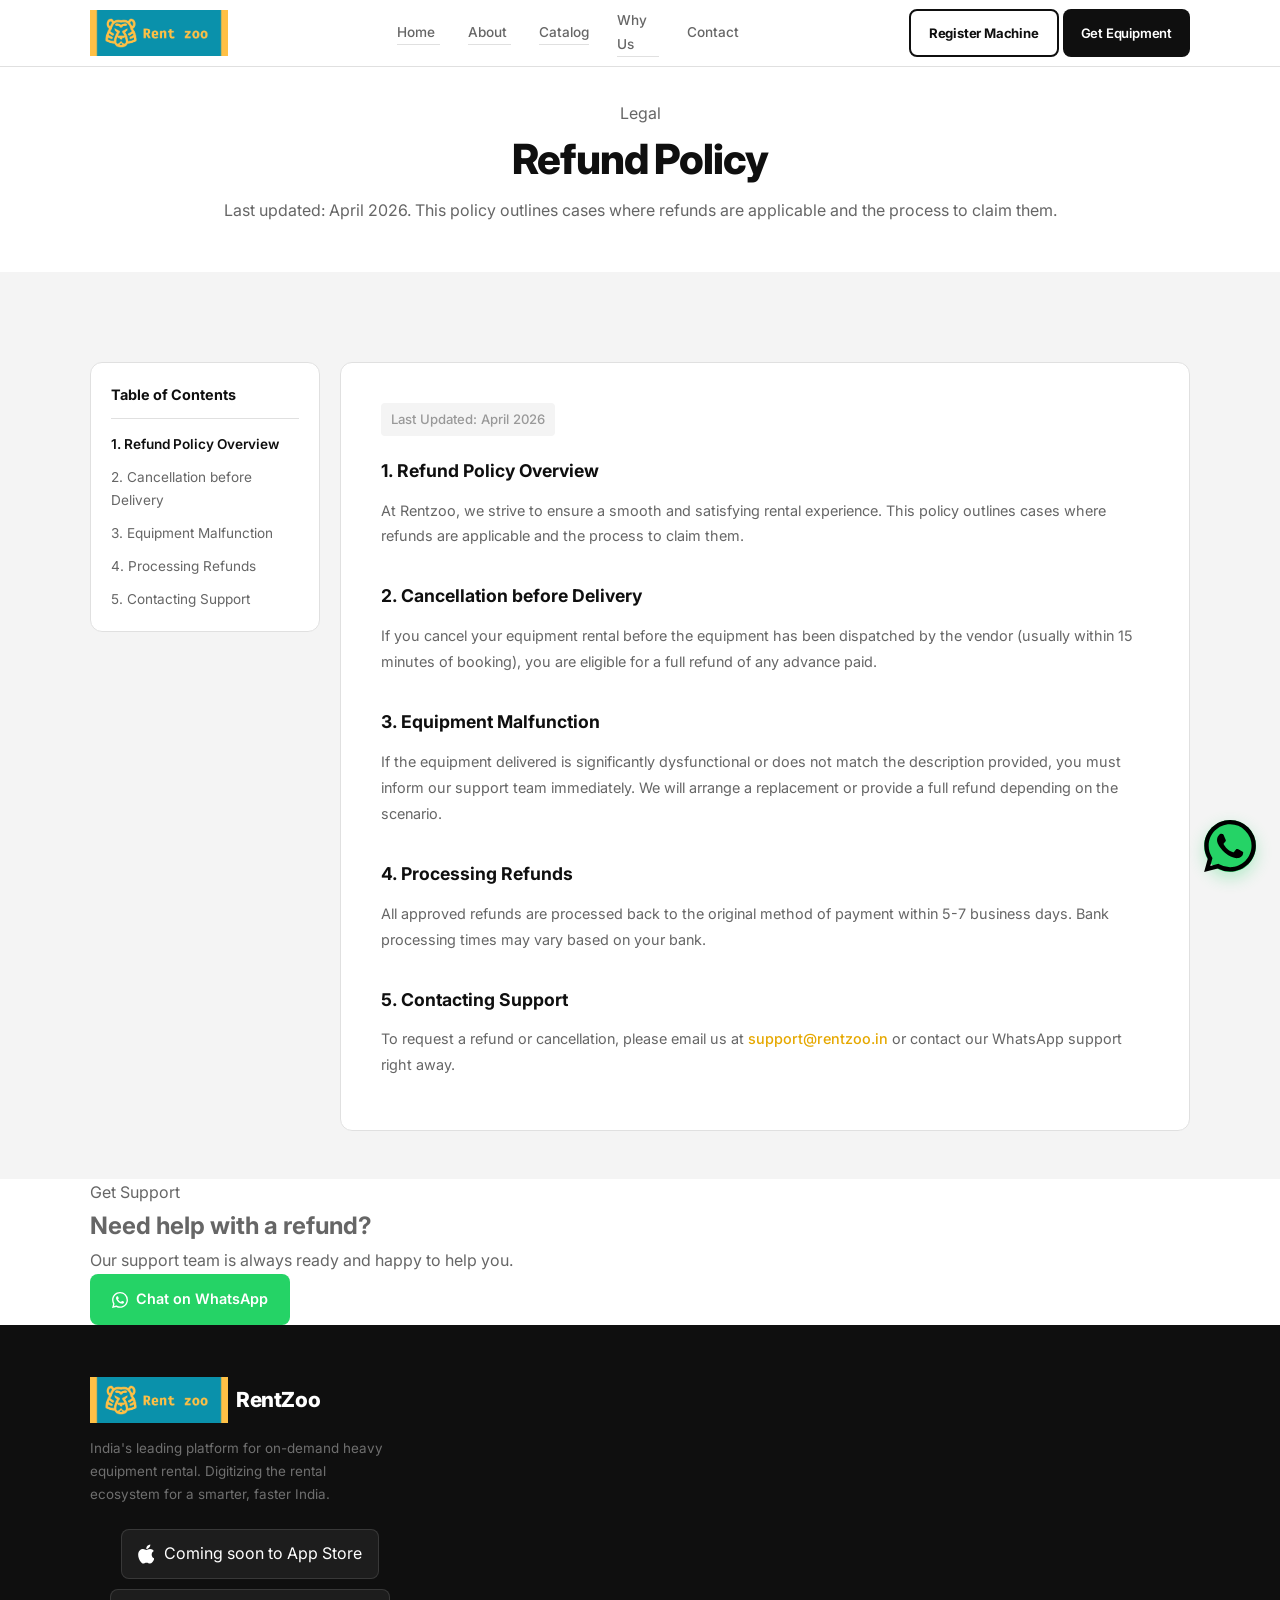
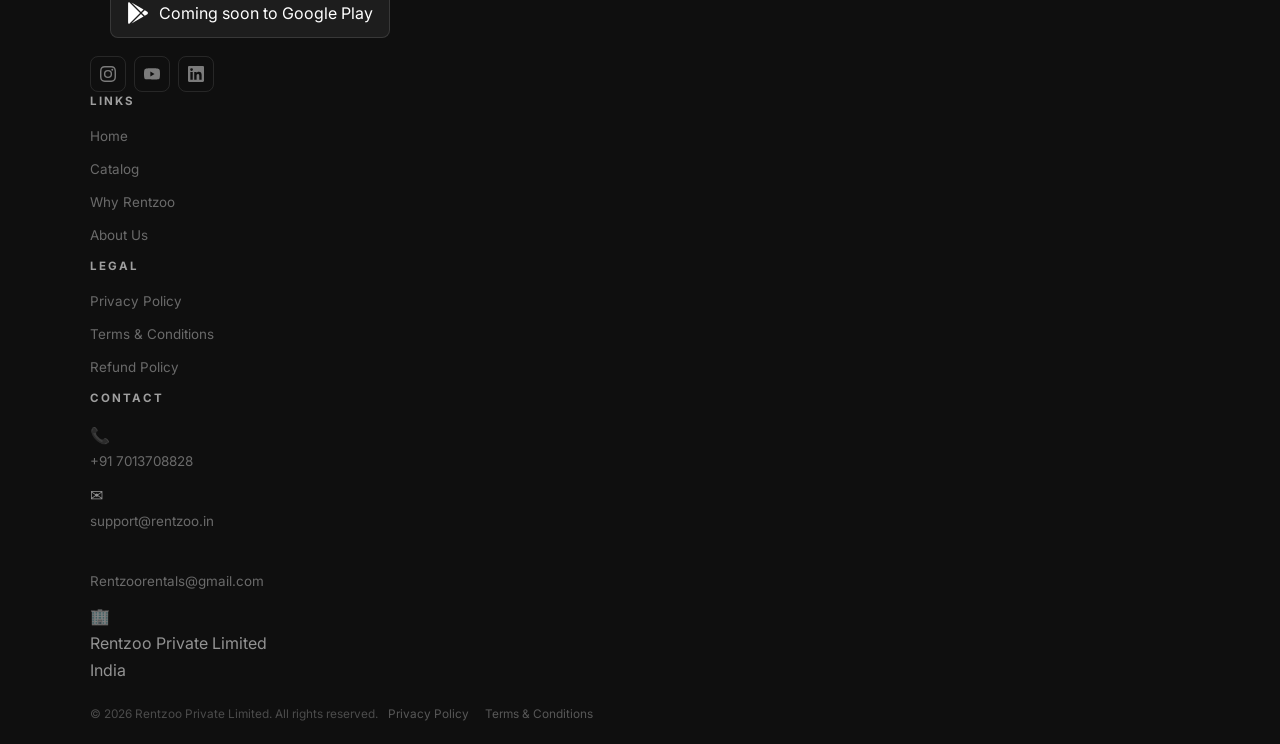
<file: refund.html>
<!DOCTYPE html>
<html lang="en">
<head>
  <meta charset="UTF-8">
  <meta name="viewport" content="width=device-width, initial-scale=1.0">
  <title>Refund Policy — Rentzoo</title>
  <meta name="description" content="Refund Policy for Rentzoo. Read our policy on cancellations and refunds.">
  
  <!-- Open Graph Meta Tags -->
  <meta property="og:title" content="Refund Policy — Rentzoo">
  <meta property="og:description" content="Refund Policy for Rentzoo. Read our policy on cancellations and refunds.">
  <meta property="og:image" content="https://rentzoo.in/assets/images/logo.png">
  <meta property="og:url" content="https://rentzoo.in/refund.html">
  <meta property="og:type" content="website">

  <link rel="icon" href="assets/images/favicon.png" type="image/png">
  <link rel="manifest" href="/manifest.json">
  <link rel="apple-touch-icon" href="/assets/icons/apple-touch-icon.png">
  <meta name="theme-color" content="#0d838a">
  <meta name="apple-mobile-web-app-capable" content="yes">
  <meta name="apple-mobile-web-app-status-bar-style" content="black-translucent">
  <meta name="apple-mobile-web-app-title" content="Rentzoo">
  <link rel="stylesheet" href="styles.css">
</head>
<body>

  <!-- Navbar -->
  <nav class="navbar" id="navbar">
    <div class="container nav-inner">
      <a href="/" class="nav-logo" id="nav-logo">
        <img src="assets/images/logo.png" alt="Rentzoo Logo">
      </a>

      <ul class="nav-links" id="navLinks">
        <li><a href="/">Home</a></li>
        <li><a href="/about.html">About</a></li>
        <li><a href="/catalog.html">Catalog</a></li>
        <li><a href="/index.html#why-us">Why Us</a></li>
        <li><a href="/contact.html">Contact</a></li>
      </ul>

      <div class="nav-right">
        <a href="#" class="btn btn-nav-outline nav-cta-btn" onclick="event.preventDefault(); document.getElementById('waIntentModal').classList.add('active');">
          Register Machine
        </a>
        <a href="#" class="btn btn-primary nav-cta-btn" id="nav-whatsapp-btn" onclick="event.preventDefault(); document.getElementById('waIntentModal').classList.add('active');">
          Get Equipment
        </a>
        <button class="hamburger" id="hamburger" aria-label="Toggle Menu">
          <span></span><span></span><span></span>
        </button>
      </div>
    </div>
  </nav>
  <div class="nav-overlay" id="navOverlay"></div>

  <!-- Page Hero -->
  <section class="page-hero">
    <div class="container">
      <span class="section-label">Legal</span>
      <h1 class="section-title">Refund Policy</h1>
      <p class="section-subtitle">Last updated: April 2026. This policy outlines cases where refunds are applicable and the process to claim them.</p>
    </div>
  </section>

  <div class="divider"></div>

  <!-- Content Section -->
  <section class="legal-page">
    <div class="container">
      <div class="legal-grid">
        <aside class="legal-sidebar reveal">
          <h4>Table of Contents</h4>
          <ul id="legalTOC">
            <li><a href="#overview" class="active">1. Refund Policy Overview</a></li>
            <li><a href="#cancellation">2. Cancellation before Delivery</a></li>
            <li><a href="#malfunction">3. Equipment Malfunction</a></li>
            <li><a href="#processing">4. Processing Refunds</a></li>
            <li><a href="#contact-us">5. Contacting Support</a></li>
          </ul>
        </aside>

        <div class="legal-content-card reveal">
          <span class="last-updated">Last Updated: April 2026</span>

          <div class="legal-section-block" id="overview">
            <h2>1. Refund Policy Overview</h2>
            <p>At Rentzoo, we strive to ensure a smooth and satisfying rental experience. This policy outlines cases where refunds are applicable and the process to claim them.</p>
          </div>

          <div class="legal-section-block" id="cancellation">
            <h2>2. Cancellation before Delivery</h2>
            <p>If you cancel your equipment rental before the equipment has been dispatched by the vendor (usually within 15 minutes of booking), you are eligible for a full refund of any advance paid.</p>
          </div>

          <div class="legal-section-block" id="malfunction">
            <h2>3. Equipment Malfunction</h2>
            <p>If the equipment delivered is significantly dysfunctional or does not match the description provided, you must inform our support team immediately. We will arrange a replacement or provide a full refund depending on the scenario.</p>
          </div>

          <div class="legal-section-block" id="processing">
            <h2>4. Processing Refunds</h2>
            <p>All approved refunds are processed back to the original method of payment within 5-7 business days. Bank processing times may vary based on your bank.</p>
          </div>

          <div class="legal-section-block" id="contact-us">
            <h2>5. Contacting Support</h2>
            <p>To request a refund or cancellation, please email us at <a href="mailto:support@rentzoo.in">support@rentzoo.in</a> or contact our WhatsApp support right away.</p>
          </div>
        </div>
      </div>
    </div>
  </section>

  <!-- CTA -->
  <section class="cta-banner">
    <div class="container">
      <div class="cta-inner reveal">
        <span class="section-label">Get Support</span>
        <h2 class="section-title">Need help with a refund?</h2>
        <p class="section-subtitle">Our support team is always ready and happy to help you.</p>
        <a href="https://wa.me/917013708828?text=Hi%20Rentzoo!%20I%20have%20an%20issue%20with%20my%20rental." class="btn btn-whatsapp" target="_blank" rel="noopener">
          <svg width="16" height="16" viewBox="0 0 24 24" fill="currentColor"><path d="M17.472 14.382c-.297-.149-1.758-.867-2.03-.967-.273-.099-.471-.148-.67.15-.197.297-.767.966-.94 1.164-.173.199-.347.223-.644.075-.297-.15-1.255-.463-2.39-1.475-.883-.788-1.48-1.761-1.653-2.059-.173-.297-.018-.458.13-.606.134-.133.298-.347.446-.52.149-.174.198-.298.298-.497.099-.198.05-.371-.025-.52-.075-.149-.669-1.612-.916-2.207-.242-.579-.487-.5-.669-.51-.173-.008-.371-.01-.57-.01-.198 0-.52.074-.792.372-.272.297-1.04 1.016-1.04 2.479 0 1.462 1.065 2.875 1.213 3.074.149.198 2.096 3.2 5.077 4.487.709.306 1.262.489 1.694.625.712.227 1.36.195 1.871.118.571-.085 1.758-.719 2.006-1.413.248-.694.248-1.289.173-1.413-.074-.124-.272-.198-.57-.347m-5.421 7.403h-.004a9.87 9.87 0 01-5.031-1.378l-.361-.214-3.741.982.998-3.648-.235-.374a9.86 9.86 0 01-1.51-5.26c.001-5.45 4.436-9.884 9.888-9.884 2.64 0 5.122 1.03 6.988 2.898a9.825 9.825 0 012.893 6.994c-.003 5.45-4.437 9.884-9.885 9.884m8.413-18.297A11.815 11.815 0 0012.05 0C5.495 0 .16 5.335.157 11.892c0 2.096.547 4.142 1.588 5.945L.057 24l6.305-1.654a11.882 11.882 0 005.683 1.448h.005c6.554 0 11.89-5.335 11.893-11.893a11.821 11.821 0 00-3.48-8.413z"/></svg>
          Chat on WhatsApp
        </a>
      </div>
    </div>
  </section>

  <!-- Footer -->
  <footer class="footer" id="contact">
    <div class="container">
      <div class="footer-grid">
        <div class="footer-brand">
          <a href="/" class="nav-logo">
            <img src="assets/images/logo.png" alt="Rentzoo">
            <span>RentZoo</span>
          </a>
                    <p>India's leading platform for on-demand heavy equipment rental. Digitizing the rental ecosystem for a smarter, faster India.</p>
          <div class="store-badges">
            <a href="#" class="store-badge" aria-label="Coming soon on App Store" onclick="event.preventDefault(); alert('The Rentzoo iOS app is launching soon! Join our WhatsApp waitlist.');">
              <svg viewBox="0 0 384 512"><path d="M318.7 268.7c-.2-36.7 16.4-64.4 50-84.8-18.8-26.9-47.2-41.7-84.7-44.6-35.5-2.8-74.3 20.7-88.5 20.7-15 0-49.4-19.7-76.4-19.7C63.3 141.2 4 184.8 4 273.5q0 39.3 14.4 81.2c12.8 36.7 59 126.7 107.2 125.2 25.2-.6 43-17.9 75.8-17.9 31.8 0 48.3 17.9 76.4 17.9 48.6-.7 90.4-82.5 102.6-119.3-65.2-30.7-61.7-90-61.7-91.9zm-56.6-164.2c27.3-32.4 24.8-61.9 24-72.5-24.1 1.4-52 16.4-67.9 34.9-17.5 19.8-27.8 44.3-25.6 71.9 26.1 2 49.9-11.4 69.5-34.3z"/></svg>
              <div class="store-text">
                <span class="small">Coming soon to</span>
                <span class="big">App Store</span>
              </div>
            </a>
            <a href="#" class="store-badge" aria-label="Coming soon on Google Play" onclick="event.preventDefault(); alert('The Rentzoo Android app is launching soon! Join our WhatsApp waitlist.');">
              <svg viewBox="0 0 512 512"><path d="M325.3 234.3L104.6 13l280.8 161.2-60.1 60.1zM47 0C34 6.8 25.3 19.2 25.3 35.3v441.3c0 16.1 8.7 28.5 21.7 35.3l256.6-256L47 0zm425.2 225.6l-58.9-34.1-65.7 64.5 65.7 64.5 60.1-34.1c18-14.3 18-46.5-1.2-60.8zM104.6 499l280.8-161.2-60.1-60.1L104.6 499z"/></svg>
              <div class="store-text">
                <span class="small">Coming soon to</span>
                <span class="big">Google Play</span>
              </div>
            </a>
          </div>
          <div class="footer-socials">
            <a href="https://instagram.com/rentzoo" target="_blank" rel="noopener" aria-label="Instagram"><svg width="16" height="16" viewBox="0 0 24 24" fill="currentColor"><path d="M12 2.163c3.204 0 3.584.012 4.85.07 3.252.148 4.771 1.691 4.919 4.919.058 1.265.069 1.645.069 4.849 0 3.205-.012 3.584-.069 4.849-.149 3.225-1.664 4.771-4.919 4.919-1.266.058-1.644.07-4.85.07-3.204 0-3.584-.012-4.849-.07-3.26-.149-4.771-1.699-4.919-4.92-.058-1.265-.07-1.644-.07-4.849 0-3.204.013-3.583.07-4.849.149-3.227 1.664-4.771 4.919-4.919 1.266-.057 1.645-.069 4.849-.069zM12 0C8.741 0 8.333.014 7.053.072 2.695.272.273 2.69.073 7.052.014 8.333 0 8.741 0 12c0 3.259.014 3.668.072 4.948.2 4.358 2.618 6.78 6.98 6.98C8.333 23.986 8.741 24 12 24c3.259 0 3.668-.014 4.948-.072 4.354-.2 6.782-2.618 6.979-6.98.059-1.28.073-1.689.073-4.948 0-3.259-.014-3.667-.072-4.947-.196-4.354-2.617-6.78-6.979-6.98C15.668.014 15.259 0 12 0zm0 5.838a6.162 6.162 0 100 12.324 6.162 6.162 0 000-12.324zM12 16a4 4 0 110-8 4 4 0 010 8zm6.406-11.845a1.44 1.44 0 100 2.881 1.44 1.44 0 000-2.881z"/></svg></a>
            <a href="https://youtube.com/@rentzoo" target="_blank" rel="noopener" aria-label="YouTube"><svg width="16" height="16" viewBox="0 0 24 24" fill="currentColor"><path d="M23.498 6.186a3.016 3.016 0 00-2.122-2.136C19.505 3.545 12 3.545 12 3.545s-7.505 0-9.377.505A3.017 3.017 0 00.502 6.186C0 8.07 0 12 0 12s0 3.93.502 5.814a3.016 3.016 0 002.122 2.136c1.871.505 9.376.505 9.376.505s7.505 0 9.377-.505a3.015 3.015 0 002.122-2.136C24 15.93 24 12 24 12s0-3.93-.502-5.814zM9.545 15.568V8.432L15.818 12l-6.273 3.568z"/></svg></a>
            <a href="https://linkedin.com/company/rentzoo" target="_blank" rel="noopener" aria-label="LinkedIn"><svg width="16" height="16" viewBox="0 0 24 24" fill="currentColor"><path d="M20.447 20.452h-3.554v-5.569c0-1.328-.027-3.037-1.852-3.037-1.853 0-2.136 1.445-2.136 2.939v5.667H9.351V9h3.414v1.561h.046c.477-.9 1.637-1.85 3.37-1.85 3.601 0 4.267 2.37 4.267 5.455v6.286zM5.337 7.433a2.062 2.062 0 01-2.063-2.065 2.064 2.064 0 112.063 2.065zm1.782 13.019H3.555V9h3.564v11.452zM22.225 0H1.771C.792 0 0 .774 0 1.729v20.542C0 23.227.792 24 1.771 24h20.451C23.2 24 24 23.227 24 22.271V1.729C24 .774 23.2 0 22.222 0h.003z"/></svg></a>
          </div>
        </div>

        <div class="footer-col">
          <h4>Links</h4>
          <a href="/">Home</a>
          <a href="/catalog.html">Catalog</a>
          <a href="/index.html#why-us">Why Rentzoo</a>
          <a href="/about.html">About Us</a>
        </div>

        <div class="footer-col">
          <h4>Legal</h4>
          <a href="/privacy.html">Privacy Policy</a>
          <a href="/terms.html">Terms & Conditions</a>
          <a href="/refund.html">Refund Policy</a>
        </div>

        <div class="footer-col">
          <h4>Contact</h4>
          <div class="footer-contact-item">
            <div class="icon">📞</div>
            <p><a href="tel:+917013708828">+91 7013708828</a></p>
          </div>
          <div class="footer-contact-item">
            <div class="icon">✉</div>
            <p>
              <a href="mailto:support@rentzoo.in">support@rentzoo.in</a><br>
              <a href="mailto:Rentzoorentals@gmail.com">Rentzoorentals@gmail.com</a>
            </p>
          </div>
          <div class="footer-contact-item">
            <div class="icon">🏢</div>
            <p>Rentzoo Private Limited<br>India</p>
          </div>
        </div>
      </div>

      <div class="footer-bottom">
        <p>© 2026 Rentzoo Private Limited. All rights reserved.</p>
        <div class="footer-bottom-links">
          <a href="/privacy.html">Privacy Policy</a>
          <a href="/terms.html">Terms & Conditions</a>
        </div>
      </div>
    </div>
  </footer>

  <!-- WhatsApp Float -->
  <div class="wa-float" id="whatsapp-widget">
    <div class="wa-tip"><span class="status-dot"></span> Online — Replies in 5m</div>
    <a href="#" class="wa-btn" aria-label="Chat on WhatsApp" id="floating-whatsapp-btn" onclick="event.preventDefault(); document.getElementById('waIntentModal').classList.add('active');">
      <svg viewBox="0 0 24 24"><path d="M17.472 14.382c-.297-.149-1.758-.867-2.03-.967-.273-.099-.471-.148-.67.15-.197.297-.767.966-.94 1.164-.173.199-.347.223-.644.075-.297-.15-1.255-.463-2.39-1.475-.883-.788-1.48-1.761-1.653-2.059-.173-.297-.018-.458.13-.606.134-.133.298-.347.446-.52.149-.174.198-.298.298-.497.099-.198.05-.371-.025-.52-.075-.149-.669-1.612-.916-2.207-.242-.579-.487-.5-.669-.51-.173-.008-.371-.01-.57-.01-.198 0-.52.074-.792.372-.272.297-1.04 1.016-1.04 2.479 0 1.462 1.065 2.875 1.213 3.074.149.198 2.096 3.2 5.077 4.487.709.306 1.262.489 1.694.625.712.227 1.36.195 1.871.118.571-.085 1.758-.719 2.006-1.413.248-.694.248-1.289.173-1.413-.074-.124-.272-.198-.57-.347m-5.421 7.403h-.004a9.87 9.87 0 01-5.031-1.378l-.361-.214-3.741.982.998-3.648-.235-.374a9.86 9.86 0 01-1.51-5.26c.001-5.45 4.436-9.884 9.888-9.884 2.64 0 5.122 1.03 6.988 2.898a9.825 9.825 0 012.893 6.994c-.003 5.45-4.437 9.884-9.885 9.884m8.413-18.297A11.815 11.815 0 0012.05 0C5.495 0 .16 5.335.157 11.892c0 2.096.547 4.142 1.588 5.945L.057 24l6.305-1.654a11.882 11.882 0 005.683 1.448h.005c6.554 0 11.89-5.335 11.893-11.893a11.821 11.821 0 00-3.48-8.413z"/></svg>
    </a>
  </div>

  <!-- WhatsApp Intent Modal -->
  <div class="wa-modal-overlay" id="waIntentModal">
    <div class="wa-modal">
      <div class="wa-modal-header">
        <h3>How can we help you?</h3>
        <button id="closeWaModal" class="close-btn" onclick="document.getElementById('waIntentModal').classList.remove('active')">&times;</button>
      </div>
      <div class="wa-modal-body">
        <a href="https://wa.me/917013708828?text=Hi%20Rentzoo!%20I%20am%20looking%20to%20rent%20some%20equipment." class="wa-intent-btn" target="_blank" rel="noopener" onclick="document.getElementById('waIntentModal').classList.remove('active')">
          <div class="wa-intent-icon">🚜</div>
          <div class="wa-intent-text">
            <strong>I want to rent equipment</strong>
            <span>Browse catalog, get quotes, or book directly.</span>
          </div>
        </a>
        <a href="https://wa.me/917013708828?text=Hi%20Rentzoo!%20I%20want%20to%20partner%20and%20list%20my%20equipment%20on%20your%20platform." class="wa-intent-btn" target="_blank" rel="noopener" onclick="document.getElementById('waIntentModal').classList.remove('active')">
          <div class="wa-intent-icon">🤝</div>
          <div class="wa-intent-text">
            <strong>I want to list my machine</strong>
            <span>Become a verified vendor and grow your business.</span>
          </div>
        </a>
      </div>
    </div>
  </div>

  <script src="script.js"></script>
</body>
</html>
</file>
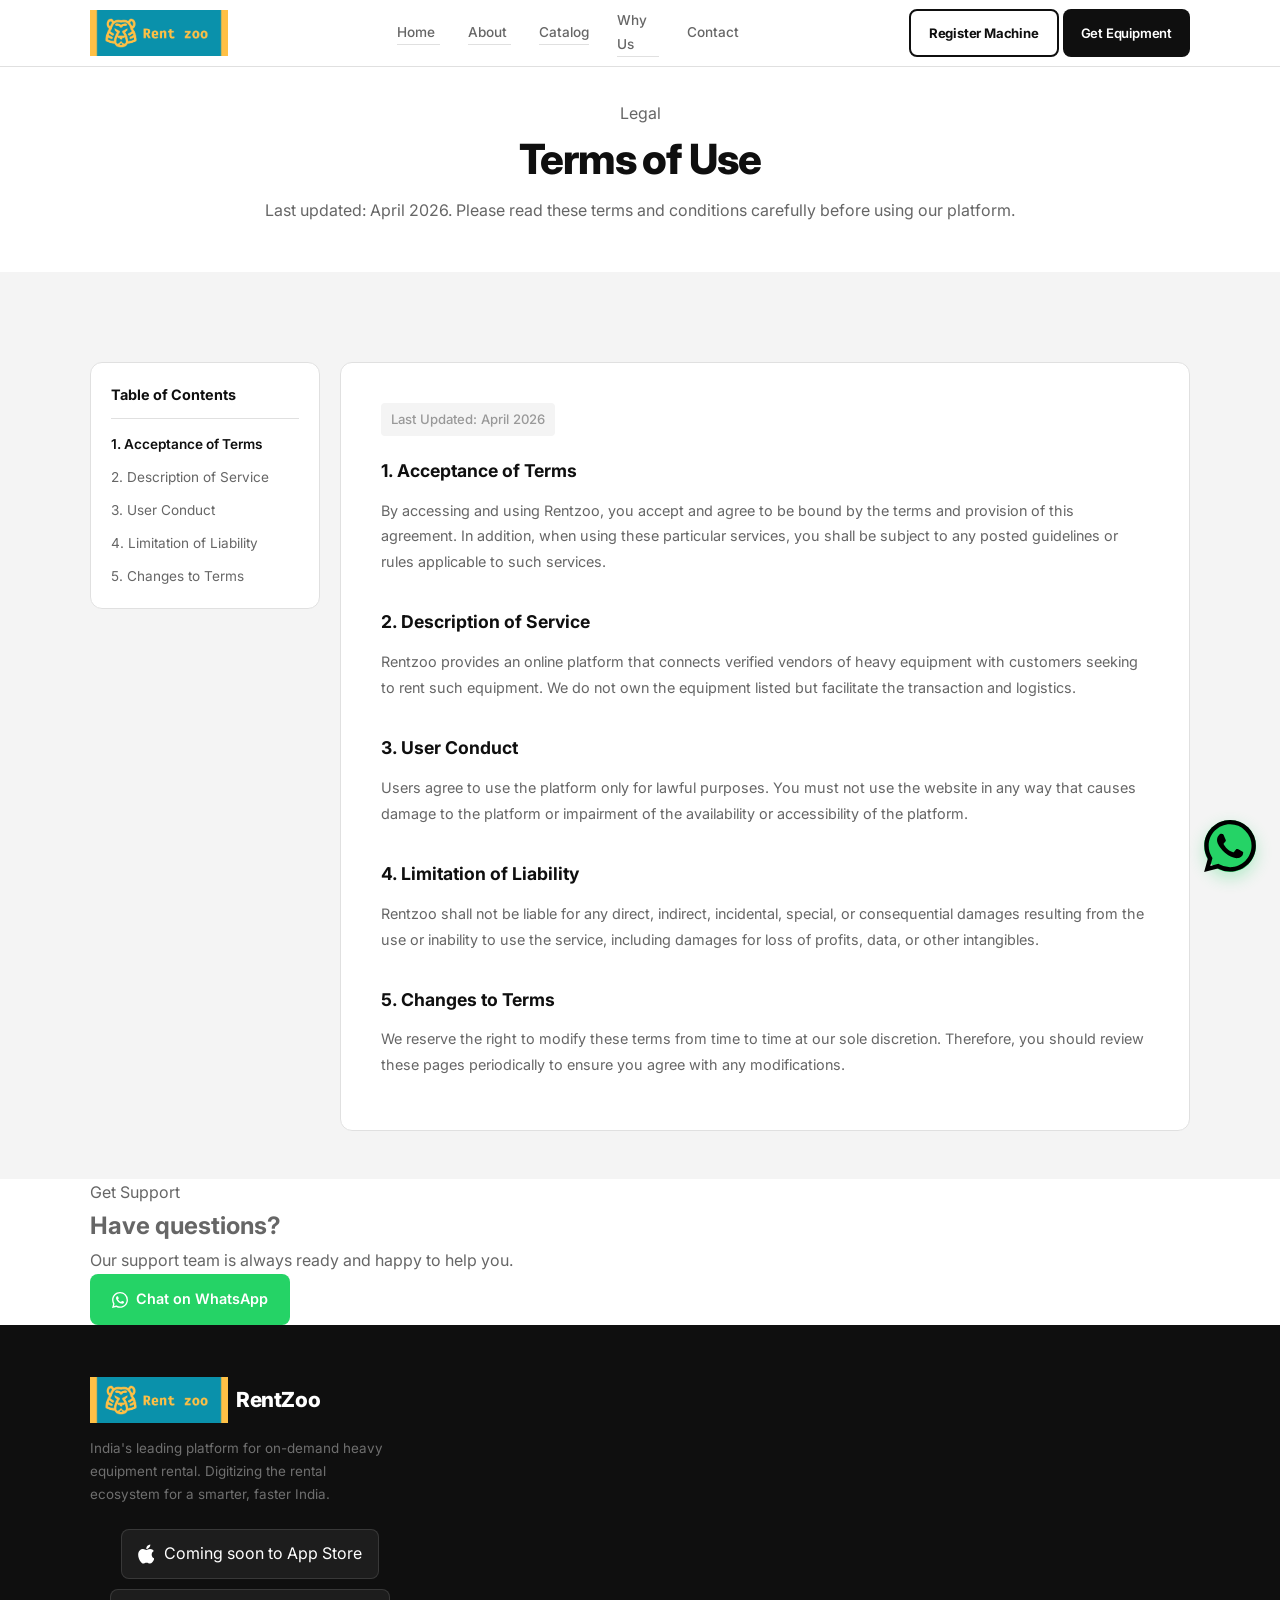
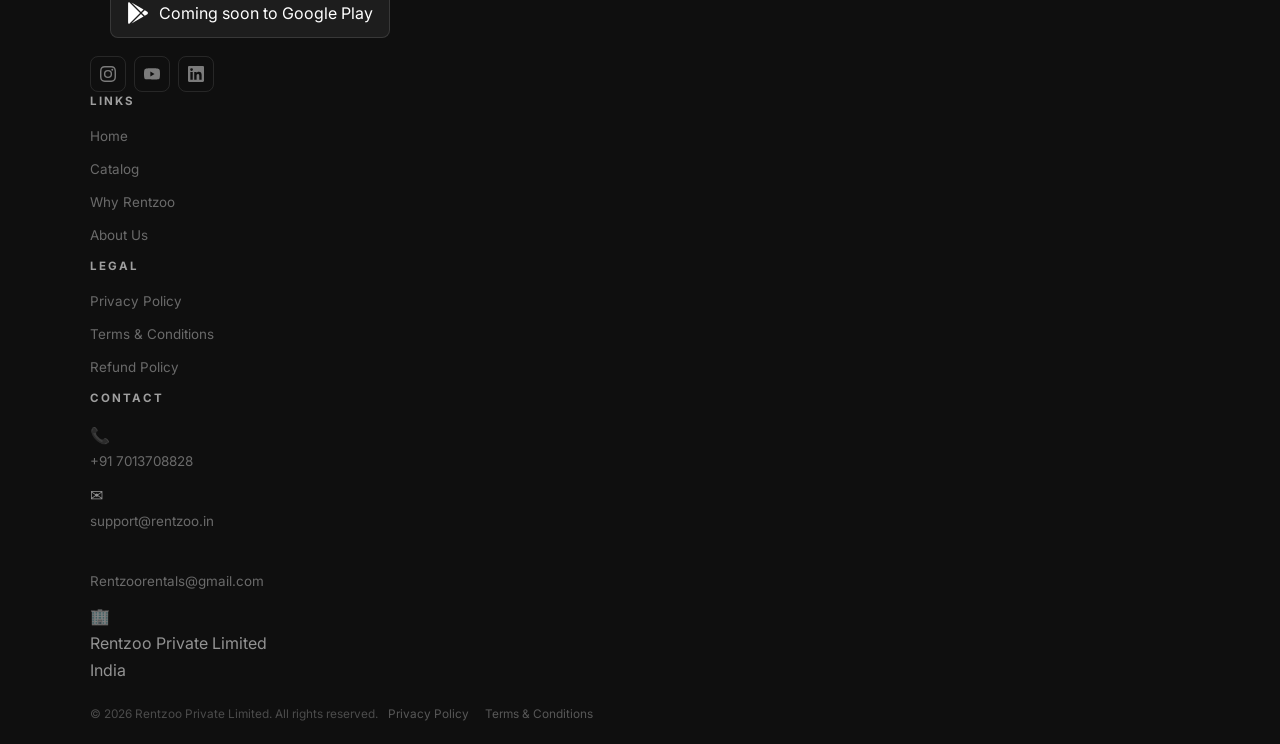
<file: terms.html>
<!DOCTYPE html>
<html lang="en">
<head>
  <meta charset="UTF-8">
  <meta name="viewport" content="width=device-width, initial-scale=1.0">
  <title>Terms of Use — Rentzoo</title>
  <meta name="description" content="Terms of Use for Rentzoo. Read our terms and conditions for using the platform.">
  
  <!-- Open Graph Meta Tags -->
  <meta property="og:title" content="Terms of Use — Rentzoo">
  <meta property="og:description" content="Terms of Use for Rentzoo. Read our terms and conditions for using the platform.">
  <meta property="og:image" content="https://rentzoo.in/assets/images/logo.png">
  <meta property="og:url" content="https://rentzoo.in/terms.html">
  <meta property="og:type" content="website">

  <link rel="icon" href="assets/images/favicon.png" type="image/png">
  <link rel="manifest" href="/manifest.json">
  <link rel="apple-touch-icon" href="/assets/icons/apple-touch-icon.png">
  <meta name="theme-color" content="#0d838a">
  <meta name="apple-mobile-web-app-capable" content="yes">
  <meta name="apple-mobile-web-app-status-bar-style" content="black-translucent">
  <meta name="apple-mobile-web-app-title" content="Rentzoo">
  <link rel="stylesheet" href="styles.css">
</head>
<body>

  <!-- Navbar -->
  <nav class="navbar" id="navbar">
    <div class="container nav-inner">
      <a href="/" class="nav-logo" id="nav-logo">
        <img src="assets/images/logo.png" alt="Rentzoo Logo">
      </a>

      <ul class="nav-links" id="navLinks">
        <li><a href="/">Home</a></li>
        <li><a href="/about.html">About</a></li>
        <li><a href="/catalog.html">Catalog</a></li>
        <li><a href="/index.html#why-us">Why Us</a></li>
        <li><a href="/contact.html">Contact</a></li>
      </ul>

      <div class="nav-right">
        <a href="#" class="btn btn-nav-outline nav-cta-btn" onclick="event.preventDefault(); document.getElementById('waIntentModal').classList.add('active');">
          Register Machine
        </a>
        <a href="#" class="btn btn-primary nav-cta-btn" id="nav-whatsapp-btn" onclick="event.preventDefault(); document.getElementById('waIntentModal').classList.add('active');">
          Get Equipment
        </a>
        <button class="hamburger" id="hamburger" aria-label="Toggle Menu">
          <span></span><span></span><span></span>
        </button>
      </div>
    </div>
  </nav>
  <div class="nav-overlay" id="navOverlay"></div>

  <!-- Page Hero -->
  <section class="page-hero">
    <div class="container">
      <span class="section-label">Legal</span>
      <h1 class="section-title">Terms of Use</h1>
      <p class="section-subtitle">Last updated: April 2026. Please read these terms and conditions carefully before using our platform.</p>
    </div>
  </section>

  <div class="divider"></div>

  <!-- Content Section -->
  <section class="legal-page">
    <div class="container">
      <div class="legal-grid">
        <aside class="legal-sidebar reveal">
          <h4>Table of Contents</h4>
          <ul id="legalTOC">
            <li><a href="#acceptance" class="active">1. Acceptance of Terms</a></li>
            <li><a href="#description">2. Description of Service</a></li>
            <li><a href="#conduct">3. User Conduct</a></li>
            <li><a href="#liability">4. Limitation of Liability</a></li>
            <li><a href="#changes">5. Changes to Terms</a></li>
          </ul>
        </aside>

        <div class="legal-content-card reveal">
          <span class="last-updated">Last Updated: April 2026</span>

          <div class="legal-section-block" id="acceptance">
            <h2>1. Acceptance of Terms</h2>
            <p>By accessing and using Rentzoo, you accept and agree to be bound by the terms and provision of this agreement. In addition, when using these particular services, you shall be subject to any posted guidelines or rules applicable to such services.</p>
          </div>

          <div class="legal-section-block" id="description">
            <h2>2. Description of Service</h2>
            <p>Rentzoo provides an online platform that connects verified vendors of heavy equipment with customers seeking to rent such equipment. We do not own the equipment listed but facilitate the transaction and logistics.</p>
          </div>

          <div class="legal-section-block" id="conduct">
            <h2>3. User Conduct</h2>
            <p>Users agree to use the platform only for lawful purposes. You must not use the website in any way that causes damage to the platform or impairment of the availability or accessibility of the platform.</p>
          </div>

          <div class="legal-section-block" id="liability">
            <h2>4. Limitation of Liability</h2>
            <p>Rentzoo shall not be liable for any direct, indirect, incidental, special, or consequential damages resulting from the use or inability to use the service, including damages for loss of profits, data, or other intangibles.</p>
          </div>

          <div class="legal-section-block" id="changes">
            <h2>5. Changes to Terms</h2>
            <p>We reserve the right to modify these terms from time to time at our sole discretion. Therefore, you should review these pages periodically to ensure you agree with any modifications.</p>
          </div>
        </div>
      </div>
    </div>
  </section>

  <!-- CTA -->
  <section class="cta-banner">
    <div class="container">
      <div class="cta-inner reveal">
        <span class="section-label">Get Support</span>
        <h2 class="section-title">Have questions?</h2>
        <p class="section-subtitle">Our support team is always ready and happy to help you.</p>
        <a href="https://wa.me/917013708828?text=Hi%20Rentzoo!%20I%20have%20a%20question%20about%20your%20policies." class="btn btn-whatsapp" target="_blank" rel="noopener">
          <svg width="16" height="16" viewBox="0 0 24 24" fill="currentColor"><path d="M17.472 14.382c-.297-.149-1.758-.867-2.03-.967-.273-.099-.471-.148-.67.15-.197.297-.767.966-.94 1.164-.173.199-.347.223-.644.075-.297-.15-1.255-.463-2.39-1.475-.883-.788-1.48-1.761-1.653-2.059-.173-.297-.018-.458.13-.606.134-.133.298-.347.446-.52.149-.174.198-.298.298-.497.099-.198.05-.371-.025-.52-.075-.149-.669-1.612-.916-2.207-.242-.579-.487-.5-.669-.51-.173-.008-.371-.01-.57-.01-.198 0-.52.074-.792.372-.272.297-1.04 1.016-1.04 2.479 0 1.462 1.065 2.875 1.213 3.074.149.198 2.096 3.2 5.077 4.487.709.306 1.262.489 1.694.625.712.227 1.36.195 1.871.118.571-.085 1.758-.719 2.006-1.413.248-.694.248-1.289.173-1.413-.074-.124-.272-.198-.57-.347m-5.421 7.403h-.004a9.87 9.87 0 01-5.031-1.378l-.361-.214-3.741.982.998-3.648-.235-.374a9.86 9.86 0 01-1.51-5.26c.001-5.45 4.436-9.884 9.888-9.884 2.64 0 5.122 1.03 6.988 2.898a9.825 9.825 0 012.893 6.994c-.003 5.45-4.437 9.884-9.885 9.884m8.413-18.297A11.815 11.815 0 0012.05 0C5.495 0 .16 5.335.157 11.892c0 2.096.547 4.142 1.588 5.945L.057 24l6.305-1.654a11.882 11.882 0 005.683 1.448h.005c6.554 0 11.89-5.335 11.893-11.893a11.821 11.821 0 00-3.48-8.413z"/></svg>
          Chat on WhatsApp
        </a>
      </div>
    </div>
  </section>

  <!-- Footer -->
  <footer class="footer" id="contact">
    <div class="container">
      <div class="footer-grid">
        <div class="footer-brand">
          <a href="/" class="nav-logo">
            <img src="assets/images/logo.png" alt="Rentzoo">
            <span>RentZoo</span>
          </a>
                    <p>India's leading platform for on-demand heavy equipment rental. Digitizing the rental ecosystem for a smarter, faster India.</p>
          <div class="store-badges">
            <a href="#" class="store-badge" aria-label="Coming soon on App Store" onclick="event.preventDefault(); alert('The Rentzoo iOS app is launching soon! Join our WhatsApp waitlist.');">
              <svg viewBox="0 0 384 512"><path d="M318.7 268.7c-.2-36.7 16.4-64.4 50-84.8-18.8-26.9-47.2-41.7-84.7-44.6-35.5-2.8-74.3 20.7-88.5 20.7-15 0-49.4-19.7-76.4-19.7C63.3 141.2 4 184.8 4 273.5q0 39.3 14.4 81.2c12.8 36.7 59 126.7 107.2 125.2 25.2-.6 43-17.9 75.8-17.9 31.8 0 48.3 17.9 76.4 17.9 48.6-.7 90.4-82.5 102.6-119.3-65.2-30.7-61.7-90-61.7-91.9zm-56.6-164.2c27.3-32.4 24.8-61.9 24-72.5-24.1 1.4-52 16.4-67.9 34.9-17.5 19.8-27.8 44.3-25.6 71.9 26.1 2 49.9-11.4 69.5-34.3z"/></svg>
              <div class="store-text">
                <span class="small">Coming soon to</span>
                <span class="big">App Store</span>
              </div>
            </a>
            <a href="#" class="store-badge" aria-label="Coming soon on Google Play" onclick="event.preventDefault(); alert('The Rentzoo Android app is launching soon! Join our WhatsApp waitlist.');">
              <svg viewBox="0 0 512 512"><path d="M325.3 234.3L104.6 13l280.8 161.2-60.1 60.1zM47 0C34 6.8 25.3 19.2 25.3 35.3v441.3c0 16.1 8.7 28.5 21.7 35.3l256.6-256L47 0zm425.2 225.6l-58.9-34.1-65.7 64.5 65.7 64.5 60.1-34.1c18-14.3 18-46.5-1.2-60.8zM104.6 499l280.8-161.2-60.1-60.1L104.6 499z"/></svg>
              <div class="store-text">
                <span class="small">Coming soon to</span>
                <span class="big">Google Play</span>
              </div>
            </a>
          </div>
          <div class="footer-socials">
            <a href="https://instagram.com/rentzoo" target="_blank" rel="noopener" aria-label="Instagram"><svg width="16" height="16" viewBox="0 0 24 24" fill="currentColor"><path d="M12 2.163c3.204 0 3.584.012 4.85.07 3.252.148 4.771 1.691 4.919 4.919.058 1.265.069 1.645.069 4.849 0 3.205-.012 3.584-.069 4.849-.149 3.225-1.664 4.771-4.919 4.919-1.266.058-1.644.07-4.85.07-3.204 0-3.584-.012-4.849-.07-3.26-.149-4.771-1.699-4.919-4.92-.058-1.265-.07-1.644-.07-4.849 0-3.204.013-3.583.07-4.849.149-3.227 1.664-4.771 4.919-4.919 1.266-.057 1.645-.069 4.849-.069zM12 0C8.741 0 8.333.014 7.053.072 2.695.272.273 2.69.073 7.052.014 8.333 0 8.741 0 12c0 3.259.014 3.668.072 4.948.2 4.358 2.618 6.78 6.98 6.98C8.333 23.986 8.741 24 12 24c3.259 0 3.668-.014 4.948-.072 4.354-.2 6.782-2.618 6.979-6.98.059-1.28.073-1.689.073-4.948 0-3.259-.014-3.667-.072-4.947-.196-4.354-2.617-6.78-6.979-6.98C15.668.014 15.259 0 12 0zm0 5.838a6.162 6.162 0 100 12.324 6.162 6.162 0 000-12.324zM12 16a4 4 0 110-8 4 4 0 010 8zm6.406-11.845a1.44 1.44 0 100 2.881 1.44 1.44 0 000-2.881z"/></svg></a>
            <a href="https://youtube.com/@rentzoo" target="_blank" rel="noopener" aria-label="YouTube"><svg width="16" height="16" viewBox="0 0 24 24" fill="currentColor"><path d="M23.498 6.186a3.016 3.016 0 00-2.122-2.136C19.505 3.545 12 3.545 12 3.545s-7.505 0-9.377.505A3.017 3.017 0 00.502 6.186C0 8.07 0 12 0 12s0 3.93.502 5.814a3.016 3.016 0 002.122 2.136c1.871.505 9.376.505 9.376.505s7.505 0 9.377-.505a3.015 3.015 0 002.122-2.136C24 15.93 24 12 24 12s0-3.93-.502-5.814zM9.545 15.568V8.432L15.818 12l-6.273 3.568z"/></svg></a>
            <a href="https://linkedin.com/company/rentzoo" target="_blank" rel="noopener" aria-label="LinkedIn"><svg width="16" height="16" viewBox="0 0 24 24" fill="currentColor"><path d="M20.447 20.452h-3.554v-5.569c0-1.328-.027-3.037-1.852-3.037-1.853 0-2.136 1.445-2.136 2.939v5.667H9.351V9h3.414v1.561h.046c.477-.9 1.637-1.85 3.37-1.85 3.601 0 4.267 2.37 4.267 5.455v6.286zM5.337 7.433a2.062 2.062 0 01-2.063-2.065 2.064 2.064 0 112.063 2.065zm1.782 13.019H3.555V9h3.564v11.452zM22.225 0H1.771C.792 0 0 .774 0 1.729v20.542C0 23.227.792 24 1.771 24h20.451C23.2 24 24 23.227 24 22.271V1.729C24 .774 23.2 0 22.222 0h.003z"/></svg></a>
          </div>
        </div>

        <div class="footer-col">
          <h4>Links</h4>
          <a href="/">Home</a>
          <a href="/catalog.html">Catalog</a>
          <a href="/index.html#why-us">Why Rentzoo</a>
          <a href="/about.html">About Us</a>
        </div>

        <div class="footer-col">
          <h4>Legal</h4>
          <a href="/privacy.html">Privacy Policy</a>
          <a href="/terms.html">Terms & Conditions</a>
          <a href="/refund.html">Refund Policy</a>
        </div>

        <div class="footer-col">
          <h4>Contact</h4>
          <div class="footer-contact-item">
            <div class="icon">📞</div>
            <p><a href="tel:+917013708828">+91 7013708828</a></p>
          </div>
          <div class="footer-contact-item">
            <div class="icon">✉</div>
            <p>
              <a href="mailto:support@rentzoo.in">support@rentzoo.in</a><br>
              <a href="mailto:Rentzoorentals@gmail.com">Rentzoorentals@gmail.com</a>
            </p>
          </div>
          <div class="footer-contact-item">
            <div class="icon">🏢</div>
            <p>Rentzoo Private Limited<br>India</p>
          </div>
        </div>
      </div>

      <div class="footer-bottom">
        <p>© 2026 Rentzoo Private Limited. All rights reserved.</p>
        <div class="footer-bottom-links">
          <a href="/privacy.html">Privacy Policy</a>
          <a href="/terms.html">Terms & Conditions</a>
        </div>
      </div>
    </div>
  </footer>

  <!-- WhatsApp Float -->
  <div class="wa-float" id="whatsapp-widget">
    <div class="wa-tip"><span class="status-dot"></span> Online — Replies in 5m</div>
    <a href="#" class="wa-btn" aria-label="Chat on WhatsApp" id="floating-whatsapp-btn" onclick="event.preventDefault(); document.getElementById('waIntentModal').classList.add('active');">
      <svg viewBox="0 0 24 24"><path d="M17.472 14.382c-.297-.149-1.758-.867-2.03-.967-.273-.099-.471-.148-.67.15-.197.297-.767.966-.94 1.164-.173.199-.347.223-.644.075-.297-.15-1.255-.463-2.39-1.475-.883-.788-1.48-1.761-1.653-2.059-.173-.297-.018-.458.13-.606.134-.133.298-.347.446-.52.149-.174.198-.298.298-.497.099-.198.05-.371-.025-.52-.075-.149-.669-1.612-.916-2.207-.242-.579-.487-.5-.669-.51-.173-.008-.371-.01-.57-.01-.198 0-.52.074-.792.372-.272.297-1.04 1.016-1.04 2.479 0 1.462 1.065 2.875 1.213 3.074.149.198 2.096 3.2 5.077 4.487.709.306 1.262.489 1.694.625.712.227 1.36.195 1.871.118.571-.085 1.758-.719 2.006-1.413.248-.694.248-1.289.173-1.413-.074-.124-.272-.198-.57-.347m-5.421 7.403h-.004a9.87 9.87 0 01-5.031-1.378l-.361-.214-3.741.982.998-3.648-.235-.374a9.86 9.86 0 01-1.51-5.26c.001-5.45 4.436-9.884 9.888-9.884 2.64 0 5.122 1.03 6.988 2.898a9.825 9.825 0 012.893 6.994c-.003 5.45-4.437 9.884-9.885 9.884m8.413-18.297A11.815 11.815 0 0012.05 0C5.495 0 .16 5.335.157 11.892c0 2.096.547 4.142 1.588 5.945L.057 24l6.305-1.654a11.882 11.882 0 005.683 1.448h.005c6.554 0 11.89-5.335 11.893-11.893a11.821 11.821 0 00-3.48-8.413z"/></svg>
    </a>
  </div>

  <!-- WhatsApp Intent Modal -->
  <div class="wa-modal-overlay" id="waIntentModal">
    <div class="wa-modal">
      <div class="wa-modal-header">
        <h3>How can we help you?</h3>
        <button id="closeWaModal" class="close-btn" onclick="document.getElementById('waIntentModal').classList.remove('active')">&times;</button>
      </div>
      <div class="wa-modal-body">
        <a href="https://wa.me/917013708828?text=Hi%20Rentzoo!%20I%20am%20looking%20to%20rent%20some%20equipment." class="wa-intent-btn" target="_blank" rel="noopener" onclick="document.getElementById('waIntentModal').classList.remove('active')">
          <div class="wa-intent-icon">🚜</div>
          <div class="wa-intent-text">
            <strong>I want to rent equipment</strong>
            <span>Browse catalog, get quotes, or book directly.</span>
          </div>
        </a>
        <a href="https://wa.me/917013708828?text=Hi%20Rentzoo!%20I%20want%20to%20partner%20and%20list%20my%20equipment%20on%20your%20platform." class="wa-intent-btn" target="_blank" rel="noopener" onclick="document.getElementById('waIntentModal').classList.remove('active')">
          <div class="wa-intent-icon">🤝</div>
          <div class="wa-intent-text">
            <strong>I want to list my machine</strong>
            <span>Become a verified vendor and grow your business.</span>
          </div>
        </a>
      </div>
    </div>
  </div>

  <script src="script.js"></script>
</body>
</html>
</file>
<file: styles.css>
/* ================================================
   RENTZOO — Mobile-First Professional Stylesheet
   ================================================ */

@import url('https://fonts.googleapis.com/css2?family=Inter:wght@300;400;500;600;700;800&display=swap');

/* ---- Variables ---- */
:root {
  --black:    #0f0f0f;
  --dark:     #1a1a1a;
  --dark2:    #242424;
  --gray-7:   #333;
  --gray-5:   #666;
  --gray-4:   #999;
  --gray-2:   #e0e0e0;
  --gray-1:   #f4f4f4;
  --white:    #ffffff;
  --gold:     #FFC045;
  --gold-d:   #e6a800;
  --teal:     #0d838a;
  --green:    #25D366;
  --green-d:  #1db954;
  --font: 'Inter', -apple-system, BlinkMacSystemFont, sans-serif;
  --max: 1100px;
  --ease: all .22s ease;
  --r: 12px;
}

/* ---- Reset ---- */
*, *::before, *::after { margin: 0; padding: 0; box-sizing: border-box; -webkit-tap-highlight-color: transparent; }
html { scroll-behavior: smooth; -webkit-text-size-adjust: 100%; }
body { 
  font-family: var(--font); 
  background: var(--white); 
  color: var(--gray-5); 
  line-height: 1.7; 
  -webkit-font-smoothing: antialiased; 
  overflow-x: hidden; 
  animation: pageFadeIn 0.5s ease-out;
}

@keyframes pageFadeIn {
  from { opacity: 0; }
  to { opacity: 1; }
}
a { text-decoration: none; color: inherit; }
ul, ol { list-style: none; }
img { max-width: 100%; display: block; }
button { cursor: pointer; border: none; background: none; font-family: inherit; }

/* ---- Container ---- */
.container { max-width: var(--max); width: 92%; margin: 0 auto; }

/* ---- Section spacing (mobile first) ---- */
.section-white { padding: 60px 0; background: var(--white); }
.section-gray  { padding: 60px 0; background: var(--gray-1); }
.section-teal  { padding: 60px 0; background: var(--teal); color: var(--white); }
.section-teal .section-title, .section-teal .section-head h2 { color: var(--white); }
.section-teal p, .section-teal .sub { color: rgba(255, 255, 255, 0.85); font-weight: 500; }
.section-teal strong { color: var(--gold); }
.section-teal .label { background: var(--black); color: var(--gold); border-color: var(--black); }

.section-brand { padding: 60px 0; background: var(--gold); border-top: 1px solid var(--black); border-bottom: 1px solid var(--black); color: var(--black); }

.section-brand h2, .section-brand .section-title, .section-brand .section-head h2, .section-brand .about-body h2 { color: var(--black); }
.section-brand p, .section-brand .sub, .section-brand .about-body p { color: rgba(0, 0, 0, 0.85); font-weight: 500; }
.section-brand .label { background: var(--black); color: var(--gold); border-color: var(--black); }
.section-brand .btn-outline { border-color: var(--black); color: var(--black); font-weight: 700; }
.section-brand .btn-outline:hover { background: var(--black); color: var(--gold); }

.ps-card { background: var(--teal); color: #fff; border: 2px solid var(--black); box-shadow: 4px 4px 0 var(--black); }
.ps-card h3 { color: #fff !important; font-size: 1.2rem; font-weight: 800; }
.ps-card p { color: #fff !important; font-weight: 500; }
.ps-list li { color: #fff !important; font-weight: 500; }
.ps-icon { background: rgba(0,0,0,0.25); color: var(--white); }
.ps-problem .ps-icon { color: var(--white); background: rgba(255,255,255,0.15); }
.section-brand .pill { background: var(--white); border: 2px solid var(--black); box-shadow: 2px 2px 0 var(--black); }

/* ---- Labels & Headers ---- */
.label {
  display: inline-block;
  padding: 4px 12px;
  border-radius: 4px;
  background: rgba(255,192,69,.12);
  border: 1px solid rgba(255,192,69,.25);
  font-size: .65rem;
  font-weight: 700;
  letter-spacing: 3px;
  text-transform: uppercase;
  color: var(--gold-d);
  margin-bottom: 12px;
}

.label-light {
  background: rgba(255,255,255,.1);
  border-color: rgba(255,255,255,.2);
  color: var(--white);
}

.section-head { margin-bottom: 40px; }
.section-head.center { text-align: center; }
.section-head.center .sub { margin: 0 auto; }

.section-head h2 {
  font-size: clamp(1.65rem, 5.5vw, 2.4rem);
  font-weight: 800;
  color: var(--black);
  letter-spacing: -.025em;
  line-height: 1.2;
  margin-bottom: 10px;
}

.sub {
  font-size: .95rem;
  color: var(--gray-4);
  max-width: 520px;
  line-height: 1.75;
}

/* ---- Buttons ---- */
.btn {
  display: inline-flex;
  align-items: center;
  justify-content: center;
  gap: 8px;
  padding: 13px 22px;
  border-radius: 8px;
  font-weight: 600;
  font-size: .9rem;
  transition: var(--ease);
  min-height: 48px;
  white-space: nowrap;
}

.btn-primary {
  background: var(--black);
  color: var(--white);
}
.btn-primary:hover { background: var(--gray-7); }

.btn-whatsapp {
  background: var(--green);
  color: var(--white);
}
.btn-whatsapp:hover { background: var(--green-d); }

.btn-gold {
  background: var(--gold);
  color: var(--black);
  font-weight: 700;
}
.btn-gold:hover { background: var(--gold-d); }

.btn-ghost {
  background: transparent;
  color: rgba(255,255,255,.75);
  border: 1.5px solid rgba(255,255,255,.25);
}
.btn-ghost:hover { background: rgba(255,255,255,.08); color: var(--white); }

.btn-outline {
  background: transparent;
  color: var(--gray-7);
  border: 1.5px solid var(--gray-2);
}
.btn-outline:hover { border-color: var(--black); color: var(--black); }

.btn-nav-outline {
  background: transparent;
  color: var(--black);
  border: 2px solid var(--black);
  font-weight: 700;
}
.btn-nav-outline:hover {
  background: var(--black);
  color: var(--gold);
}

.btn-outline-dark {
  background: transparent;
  color: var(--white);
  border: 1.5px solid rgba(255,255,255,.25);
}
.btn-outline-dark:hover { background: rgba(255,255,255,.08); }

.mt { margin-top: 24px; }

/* ================================================
   NAVBAR
   ================================================ */
.navbar {
  position: fixed;
  top: 0; left: 0;
  width: 100%;
  z-index: 900;
  background: rgba(255,255,255,.96);
  backdrop-filter: blur(12px);
  -webkit-backdrop-filter: blur(12px);
  border-bottom: 1px solid var(--gray-2);
}

.nav-inner {
  display: flex;
  align-items: center;
  justify-content: space-between;
  height: 60px;
}

.nav-logo {
  display: flex;
  align-items: center;
  gap: 8px;
  flex-shrink: 0;
}

.nav-logo img { height: 40px; width: auto; }

.nav-logo span {
  font-weight: 800;
  font-size: 1.2rem;
  color: var(--black);
  letter-spacing: -.02em;
}

/* Mobile: Top Slide-Down Drawer */
.nav-links {
  position: absolute;
  top: 100%; /* drops down right under the navbar */
  left: 0;
  width: 100%;
  background: var(--white);
  display: flex !important;
  flex-direction: column;
  align-items: flex-start;
  gap: 0;
  padding: 0;
  margin: 0;
  border-bottom: 2px solid var(--black);
  z-index: 950;
  box-shadow: 0 10px 30px rgba(0,0,0,0.1);
  
  /* Robust drawer animation using max-height */
  max-height: 0;
  overflow: hidden;
  opacity: 0;
  visibility: hidden;
  transition: all 0.35s ease;
}

.nav-links.open {
  opacity: 1;
  visibility: visible;
  max-height: 400px; /* enough to show all links */
}

.nav-links li {
  width: 100%;
  border-bottom: 1px solid var(--gray-2);
}

.nav-links li:last-child {
  border-bottom: none;
}

.nav-links li a {
  display: block;
  width: 100%;
  padding: 16px 24px;
  font-size: 1.05rem;
  font-weight: 700;
  color: var(--black);
  text-align: left;
  transition: background 0.2s ease, opacity 0.2s ease;
}

.nav-links li a:active {
  opacity: 0.7;
}

.nav-links li a:hover,
.nav-links li a.active {
  background: var(--gray-1);
}

.nav-right { display: flex; align-items: center; gap: 4px; }

.nav-cta-btn {
  display: inline-flex;
  font-size: .58rem;
  padding: 5px 8px;
  white-space: nowrap;
  letter-spacing: -0.2px;
}

/* Modern hamburger with animated bars */
.hamburger {
  display: flex;
  flex-direction: column;
  gap: 5px;
  padding: 8px;
  background: none;
  border: none;
  cursor: pointer;
  -webkit-tap-highlight-color: transparent;
  z-index: 1100;
  position: relative;
}

.hamburger span {
  display: block;
  width: 24px;
  height: 2.5px;
  background: var(--black);
  border-radius: 3px;
  transition: transform 0.4s cubic-bezier(0.4, 0, 0.2, 1),
              opacity 0.3s ease,
              background 0.3s ease;
  transform-origin: center;
}

.hamburger.active span {
  background: var(--black);
}
.hamburger.active span:nth-child(1) {
  transform: rotate(45deg) translate(5px, 5px);
}
.hamburger.active span:nth-child(2) {
  opacity: 0;
  transform: scaleX(0);
}
.hamburger.active span:nth-child(3) {
  transform: rotate(-45deg) translate(5px, -5px);
}

/* Overlay for the menu */
.nav-overlay {
  display: none !important;
}

/* ================================================
   HERO
   ================================================ */
.hero {
  padding: 110px 0 60px;
  background: var(--teal);
  position: relative;
  overflow: hidden;
  border-bottom: 2px solid var(--gray-7);
}

.hero .container { position: relative; z-index: 2; }

.hero-eyebrow {
  display: inline-flex;
  align-items: center;
  padding: 6px 12px;
  border-radius: 4px;
  background: rgba(0, 0, 0, 0.25);
  border-left: 3px solid var(--gold);
  margin-bottom: 20px;
}

.hero-eyebrow span {
  font-size: 0.75rem;
  font-weight: 700;
  letter-spacing: 1px;
  text-transform: uppercase;
  color: var(--gold);
}

.hero h1 {
  font-size: clamp(2.2rem, 10vw, 2.8rem);
  font-weight: 800;
  color: var(--white);
  line-height: 1.15;
  letter-spacing: -0.04em;
  margin-bottom: 14px;
  text-align: left;
}

.highlight { color: var(--gold); }

.hero-sub {
  font-size: 0.95rem;
  color: rgba(255, 255, 255, 0.75);
  line-height: 1.5;
  margin-bottom: 28px;
  max-width: 90%;
  text-align: left;
}

/* Buttons — stacked on mobile */
.hero-btns {
  display: flex;
  flex-direction: column;
  gap: 12px;
  margin-bottom: 32px;
}

.hero-btns .btn { width: 100%; }

.btn-large {
  padding: 16px 24px;
  font-size: 1.05rem;
  font-weight: 700;
  border-radius: 6px;
  box-shadow: 0 4px 14px rgba(37, 211, 102, 0.25);
  justify-content: center;
}

.btn-ghost-quiet {
  background: transparent;
  color: rgba(255, 255, 255, 0.55);
  font-size: 0.95rem;
  font-weight: 600;
  text-align: center;
  padding: 14px;
  border: 1px solid transparent;
  display: inline-flex;
  justify-content: center;
  align-items: center;
  border-radius: 6px;
}

.btn-ghost-quiet:hover {
  color: var(--white);
  background: rgba(255,255,255,0.05);
}

/* Compact equipment snippets for mobile */
.equipment-snippet {
  background: var(--gold);
  border: 2px solid var(--black);
  border-radius: 8px;
  padding: 16px;
  margin-top: 10px;
}

.snippet-header {
  font-size: 0.75rem;
  text-transform: uppercase;
  color: var(--black);
  font-weight: 800;
  letter-spacing: 1px;
  margin-bottom: 12px;
}

.snippet-tags {
  display: flex;
  flex-wrap: wrap;
  gap: 8px;
}

.snippet-tags span {
  background: var(--black);
  color: var(--gold);
  font-size: 0.8rem;
  font-weight: 700;
  padding: 6px 12px;
  border-radius: 4px;
  border: 1px solid var(--black);
}

/* Stats grid */
.hero-stats {
  display: grid;
  grid-template-columns: 1fr 1fr;
  gap: 1px;
  background: rgba(255,255,255,.08);
  border: 1px solid rgba(255,255,255,.08);
  border-radius: 12px;
  overflow: hidden;
  margin-top: 44px;
}

.stat-item {
  padding: 20px 16px;
  background: rgba(255,255,255,.03);
  text-align: left;
}

.stat-num {
  display: block;
  font-size: 1.75rem;
  font-weight: 800;
  color: var(--white);
  letter-spacing: -.02em;
  line-height: 1;
  margin-bottom: 4px;
}

.stat-lbl {
  font-size: .72rem;
  color: rgba(255,255,255,.45);
  font-weight: 400;
}

/* ================================================
   TRUST BAR
   ================================================ */
.trust-bar {
  background: var(--gold);
  padding: 14px 0;
  overflow: hidden;
  border-bottom: 2px solid var(--black);
}

.trust-inner {
  display: flex;
  gap: 24px;
  overflow-x: auto;
  -webkit-overflow-scrolling: touch;
  scrollbar-width: none;
  white-space: nowrap;
}

.trust-inner::-webkit-scrollbar { display: none; }

.trust-inner span {
  font-size: .8rem;
  font-weight: 800;
  color: var(--black);
  letter-spacing: .5px;
  flex-shrink: 0;
}

/* ================================================
   PROBLEM / SOLUTION
   ================================================ */
.ps-grid {
  display: flex;
  flex-direction: column;
  gap: 16px;
}

.ps-card {
  padding: 32px 24px;
  border-radius: var(--r);
  border: 1px solid var(--gray-2);
  transition: var(--ease);
}

.ps-problem .ps-title-ico { background: rgba(255,82,82,0.1); }
.ps-solution .ps-title-ico { background: rgba(37,211,102,0.1); }

.ps-card:hover {
  transform: translateY(-4px);
  box-shadow: 0 10px 30px rgba(0,0,0,0.1);
}

.ps-icon {
  width: 40px; height: 40px;
  display: flex; align-items: center; justify-content: center;
  font-size: 1.2rem;
  margin-bottom: 16px;
  border-radius: 8px;
  background: var(--gray-1);
}

/* Icon background handled globally in ps-icon */

.ps-card h3 {
  font-weight: 700;
  font-size: 1.1rem;
  color: var(--black);
  margin-bottom: 10px;
}

.ps-card p {
  font-size: .88rem;
  color: var(--gray-4);
  line-height: 1.7;
}

.ps-list { margin-top: 18px; display: flex; flex-direction: column; gap: 10px; }

.ps-list li {
  display: flex;
  align-items: flex-start;
  gap: 10px;
  font-size: .88rem;
  color: var(--gray-5);
  line-height: 1.5;
}

.x { color: var(--white); font-weight: 800; flex-shrink: 0; margin-top: 1px; opacity: 0.9; }
.chk { color: var(--white); font-weight: 800; flex-shrink: 0; margin-top: 1px; }

/* ================================================
   WHY CHOOSE
   ================================================ */
.why-grid {
  display: grid;
  grid-template-columns: 1fr 1fr;
  gap: 12px;
}

.why-card {
  padding: 32px 24px;
  border-radius: var(--r);
  background: var(--white);
  border: 1px solid var(--white);
  box-shadow: 0 4px 15px rgba(0,0,0,0.05);
  transition: all 0.3s ease;
}

.why-card:hover {
  background: var(--gold);
  border-color: var(--black);
  transform: translateY(-4px);
  box-shadow: 0 10px 30px rgba(0,0,0,0.15);
}

.why-icon {
  font-size: 1.4rem;
  margin-bottom: 24px;
  width: 48px; height: 48px;
  background: var(--gray-1);
  color: var(--black);
  border-radius: 12px;
  display: flex; align-items: center; justify-content: center;
  transition: all 0.3s ease;
}

.why-card:hover .why-icon {
  background: var(--white);
  color: var(--black);
}

.why-card:hover p {
  color: rgba(0,0,0,0.85);
  font-weight: 500;
}

.why-card h3 {
  font-weight: 700;
  font-size: 1.1rem;
  color: var(--black);
  margin-bottom: 10px;
  line-height: 1.3;
}

.why-card p {
  font-size: .88rem;
  color: var(--gray-5);
  line-height: 1.6;
}

/* ================================================
   ABOUT PREVIEW
   ================================================ */
.about-grid {
  display: flex;
  flex-direction: column;
  gap: 32px;
}

.about-img {
  position: relative;
  border-radius: 12px;
  overflow: visible;
}

.about-img img {
  width: 100%;
  border-radius: 12px;
  aspect-ratio: 16/9;
  object-fit: cover;
  filter: grayscale(15%);
}

.about-badge {
  position: absolute;
  bottom: -16px;
  right: 16px;
  background: var(--black);
  color: var(--white);
  padding: 14px 20px;
  border-radius: 10px;
  text-align: center;
  box-shadow: 0 8px 24px rgba(0,0,0,.2);
}

.ab-num { display: block; font-size: 1.5rem; font-weight: 800; color: var(--gold); letter-spacing: -.02em; }
.ab-lbl { font-size: .68rem; color: rgba(255,255,255,.6); font-weight: 500; letter-spacing: .5px; }

.about-body { padding-top: 24px; }

.about-body h2 {
  font-size: clamp(1.5rem, 5vw, 2rem);
  font-weight: 800;
  color: var(--black);
  letter-spacing: -.02em;
  line-height: 1.25;
  margin-bottom: 14px;
}

.about-body p {
  font-size: .9rem;
  color: var(--gray-4);
  line-height: 1.8;
  margin-bottom: 12px;
}

.about-pills {
  display: flex;
  gap: 10px;
  flex-wrap: wrap;
  margin-top: 20px;
}

.pill {
  display: inline-flex;
  align-items: center;
  gap: 6px;
  padding: 8px 14px;
  border-radius: 8px;
  background: var(--gray-1);
  font-size: .82rem;
  font-weight: 600;
  color: var(--gray-7);
  border: 1px solid var(--gray-2);
}

/* ================================================
   FAQ
   ================================================ */
.faq-wrap {
  display: flex;
  flex-direction: column;
  gap: 10px;
  max-width: 800px;
  margin: 0 auto;
}

.faq-item {
  background: var(--white);
  border: 1px solid var(--gray-2);
  border-radius: var(--r);
  overflow: hidden;
  transition: border-color .2s;
}

.faq-item.active { border-color: var(--black); }

.faq-q {
  padding: 18px 20px;
  display: flex;
  justify-content: space-between;
  align-items: center;
  cursor: pointer;
  gap: 12px;
}

.faq-q span:first-child {
  font-size: .95rem;
  font-weight: 600;
  color: var(--black);
  line-height: 1.4;
}

.faq-ico {
  width: 26px; height: 26px;
  flex-shrink: 0;
  display: flex; align-items: center; justify-content: center;
  font-size: 1.2rem;
  color: var(--gray-4);
  transition: transform .3s ease, color .2s;
}

.faq-item.active .faq-ico { transform: rotate(45deg); color: var(--gold-d); }

.faq-a {
  max-height: 0;
  overflow: hidden;
  transition: max-height .4s ease;
}

.faq-item.active .faq-a { max-height: 300px; }

.faq-a p {
  padding: 0 20px 18px;
  font-size: .9rem;
  color: var(--gray-5);
  line-height: 1.7;
}

/* ================================================
   CTA CARD
   ================================================ */
.cta-card {
  background: var(--dark);
  border-radius: 16px;
  padding: 40px 24px;
  text-align: center;
  position: relative;
  overflow: hidden;
}

.cta-card::before {
  content: '';
  position: absolute;
  top: -60px; right: -60px;
  width: 250px; height: 250px;
  background: radial-gradient(circle, rgba(255,192,69,.12) 0%, transparent 65%);
  pointer-events: none;
}

.cta-card h2 {
  font-size: clamp(1.5rem, 5vw, 2rem);
  font-weight: 800;
  color: var(--white);
  letter-spacing: -.02em;
  margin-bottom: 12px;
}

.cta-card p {
  font-size: .92rem;
  color: rgba(255,255,255,.55);
  max-width: 440px;
  margin: 0 auto 24px;
  line-height: 1.7;
}

.cta-btns {
  display: flex;
  flex-direction: column;
  gap: 12px;
  align-items: center;
}

.cta-btns .btn { width: 100%; max-width: 320px; }

.store-badges {
  display: flex;
  gap: 10px;
  justify-content: center;
  flex-wrap: wrap;
  margin-top: 24px;
}

.store-badge {
  display: inline-flex;
  align-items: center;
  gap: 10px;
  background: rgba(255,255,255,.06);
  border: 1px solid rgba(255,255,255,.12);
  color: var(--white);
  padding: 10px 16px;
  border-radius: 8px;
  transition: var(--ease);
  min-width: 140px;
}

.store-badge:hover { background: rgba(255,255,255,.1); }
.store-badge svg { fill: var(--white); height: 22px; width: auto; }

.store-txt { display: flex; flex-direction: column; text-align: left; }
.s-sm { font-size: .58rem; font-weight: 500; text-transform: uppercase; color: rgba(255,255,255,.5); line-height: 1; margin-bottom: 2px; }
.s-lg { font-size: .9rem; font-weight: 700; line-height: 1; letter-spacing: -.01em; }

/* ================================================
   FOOTER
   ================================================ */
.footer {
  padding: 52px 0 0;
  background: var(--black);
  color: rgba(255,255,255,.55);
}

.footer-top {
  display: flex;
  flex-direction: column;
  gap: 36px;
  padding-bottom: 36px;
  border-bottom: 1px solid rgba(255,255,255,.07);
}

.footer-brand .nav-logo { margin-bottom: 14px; }
.footer-brand .nav-logo span { color: var(--white); }
.footer-brand .nav-logo img { filter: brightness(1); }

.footer-brand p {
  font-size: .84rem;
  line-height: 1.7;
  color: rgba(255,255,255,.4);
  max-width: 300px;
}

.footer-socials {
  display: flex;
  gap: 8px;
  margin-top: 18px;
}

.footer-socials a {
  width: 36px; height: 36px;
  border-radius: 8px;
  border: 1px solid rgba(255,255,255,.1);
  display: flex; align-items: center; justify-content: center;
  transition: var(--ease);
}

.footer-socials a svg { fill: rgba(255,255,255,.45); transition: var(--ease); }
.footer-socials a:hover { border-color: rgba(255,255,255,.3); }
.footer-socials a:hover svg { fill: var(--white); }

/* Footer links — 2-col grid on mobile */
.footer-links {
  display: grid;
  grid-template-columns: 1fr 1fr;
  gap: 28px;
}

.footer-col h4 {
  font-size: .72rem;
  font-weight: 700;
  letter-spacing: 2px;
  text-transform: uppercase;
  color: rgba(255,255,255,.6);
  margin-bottom: 14px;
}

.footer-col a {
  display: block;
  font-size: .84rem;
  color: rgba(255,255,255,.38);
  margin-bottom: 10px;
  transition: var(--ease);
}

.footer-col a:hover { color: var(--white); }

.footer-contact-row {
  display: flex;
  align-items: flex-start;
  gap: 8px;
  font-size: .82rem;
  color: rgba(255,255,255,.38);
  margin-bottom: 10px;
  transition: var(--ease);
  line-height: 1.5;
}

a.footer-contact-row:hover { color: var(--white); }

.footer-contact-row span { flex-shrink: 0; font-size: .8rem; }

.footer-bottom {
  padding: 20px 0;
  display: flex;
  flex-direction: column;
  gap: 10px;
  text-align: center;
}

.footer-bottom p { font-size: .74rem; color: rgba(255,255,255,.25); }

.footer-bottom-links {
  display: flex;
  gap: 16px;
  justify-content: center;
  flex-wrap: wrap;
}

.footer-bottom-links a {
  font-size: .74rem;
  color: rgba(255,255,255,.3);
  transition: var(--ease);
}

.footer-bottom-links a:hover { color: var(--white); }

/* ================================================
   WHATSAPP FLOAT
   ================================================ */
.wa-float {
  position: fixed;
  bottom: 20px; right: 16px;
  z-index: 999;
  display: flex;
  flex-direction: column;
  align-items: flex-end;
  gap: 8px;
}

.wa-tip {
  padding: 7px 12px;
  background: var(--black);
  color: var(--white);
  font-size: .75rem;
  font-weight: 600;
  border-radius: 6px;
  opacity: 0;
  transform: translateY(6px);
  transition: var(--ease);
  pointer-events: none;
  white-space: nowrap;
}

.wa-float:hover .wa-tip { opacity: 1; transform: translateY(0); }

.wa-btn {
  width: 52px; height: 52px;
  border-radius: 50%;
  background: var(--green);
  color: var(--white);
  display: flex;
  align-items: center;
  justify-content: center;
  box-shadow: 0 6px 16px rgba(37,211,102,.3);
  transition: var(--ease);
}
.wa-btn:hover {
  transform: scale(1.08) translateY(-4px);
  box-shadow: 0 10px 24px rgba(37,211,102,.4);
}

/* WhatsApp Status Beacon */
.status-dot {
  display: inline-block;
  width: 8px; height: 8px;
  background-color: var(--green);
  border-radius: 50%;
  margin-right: 6px;
  box-shadow: 0 0 0 0 rgba(37, 211, 102, 0.7);
  animation: pulse 1.5s infinite;
}
@keyframes pulse {
  0% { transform: scale(0.95); box-shadow: 0 0 0 0 rgba(37, 211, 102, 0.7); }
  70% { transform: scale(1); box-shadow: 0 0 0 6px rgba(37, 211, 102, 0); }
  100% { transform: scale(0.95); box-shadow: 0 0 0 0 rgba(37, 211, 102, 0); }
}

/* WhatsApp Intent Modal */
.wa-modal-overlay {
  position: fixed;
  inset: 0;
  background: rgba(0,0,0,0.6);
  backdrop-filter: blur(4px);
  -webkit-backdrop-filter: blur(4px);
  z-index: 1000;
  display: flex;
  align-items: flex-end;
  justify-content: center;
  opacity: 0;
  visibility: hidden;
  transition: opacity 0.3s ease;
}
.wa-modal-overlay.active { opacity: 1; visibility: visible; }

.wa-modal {
  width: 100%;
  background: var(--white);
  border-radius: 16px 16px 0 0;
  padding: 24px;
  transform: translateY(100%);
  transition: transform 0.4s cubic-bezier(0.16, 1, 0.3, 1);
}
.wa-modal-overlay.active .wa-modal { transform: translateY(0); }

.wa-modal-header { display: flex; justify-content: space-between; align-items: center; margin-bottom: 20px; }
.wa-modal-header h3 { margin: 0; font-size: 1.1rem; color: var(--black); font-weight: 800; }
.wa-modal-header .close-btn { background: var(--gray-2); border: none; font-size: 1.5rem; width: 32px; height: 32px; border-radius: 50%; cursor: pointer; display: flex; align-items: center; justify-content: center; color: var(--black); }

.wa-modal-body { display: flex; flex-direction: column; gap: 12px; }

.wa-intent-btn {
  display: flex;
  align-items: center;
  gap: 16px;
  background: var(--gray-1);
  border: 1px solid var(--gray-2);
  padding: 16px;
  border-radius: 12px;
  text-decoration: none;
  transition: var(--ease);
}
.wa-intent-btn:hover { background: var(--white); border-color: var(--gold); box-shadow: 0 4px 12px rgba(0,0,0,0.06); }
.wa-intent-icon { font-size: 1.8rem; }
.wa-intent-text strong { display: block; color: var(--black); font-size: 1rem; font-weight: 700; margin-bottom: 4px; }
.wa-intent-text span { display: block; color: var(--gray-5); font-size: 0.8rem; line-height: 1.4; color: var(--gray-6); }

/* ================================================
   SCROLL REVEAL
   ================================================ */
.reveal {
  opacity: 0;
  transform: translateY(18px);
  transition: opacity .55s ease, transform .55s ease;
}

.reveal.visible { opacity: 1; transform: translateY(0); }

/* ================================================
   ABOUT PAGE
   ================================================ */
.page-hero {
  padding: 100px 0 48px;
  background: var(--white);
  text-align: center;
}

.page-hero h1 {
  font-size: clamp(1.8rem, 6vw, 2.6rem);
  font-weight: 800;
  color: var(--black);
  letter-spacing: -.025em;
  margin: 8px auto 12px;
  max-width: 600px;
  line-height: 1.2;
}

.page-hero .sub { margin: 0 auto; text-align: center; }

/* Mission/Vision */
.mv-header { text-align: center; margin-bottom: 36px; }

.mv-grid { display: flex; flex-direction: column; gap: 16px; }

.mv-card {
  padding: 28px 24px;
  border-radius: var(--r);
  background: var(--white);
  border: 1px solid var(--white);
  transition: var(--ease);
}
.mv-card:hover { border-color: var(--gray-4); }

.mv-tag {
  display: inline-block;
  padding: 4px 12px;
  background: var(--gray-1);
  border-radius: 4px;
  font-size: .65rem;
  font-weight: 700;
  text-transform: uppercase;
  letter-spacing: 2px;
  color: var(--gold-d);
  margin-bottom: 16px;
}

.mv-card h3 { font-weight: 700; font-size: 1.1rem; color: var(--black); margin-bottom: 10px; line-height: 1.4; }
.mv-card p { font-size: .9rem; color: var(--gray-4); line-height: 1.8; }

/* Team */
.team-section { background: var(--gray-1); }
.team-header { text-align: center; margin-bottom: 40px; }
.team-header .sub { margin: 0 auto; }

.team-grid {
  display: flex;
  gap: 16px;
  overflow-x: auto;
  -webkit-overflow-scrolling: touch;
  scrollbar-width: none;
  scroll-snap-type: x mandatory;
  padding-bottom: 8px;
}
.team-grid::-webkit-scrollbar { display: none; }

.team-card {
  flex: 0 0 82%;
  max-width: 320px;
  scroll-snap-align: center;
  text-align: center;
  padding: 28px 16px;
  border-radius: var(--r);
  background: var(--white);
  border: 1px solid var(--gray-2);
  transition: var(--ease);
}
.team-card:hover { border-color: var(--gray-4); }

.team-card-img {
  width: 100px; height: 100px;
  border-radius: 18px;
  margin: 0 auto 16px;
  overflow: hidden;
  border: 2px solid var(--gray-2);
}
.team-card-img img { width: 100%; height: 100%; object-fit: cover; filter: grayscale(0%); transition: transform .3s ease, filter .3s ease; }
.team-card:hover .team-card-img img { transform: scale(1.05); }

.team-card h3 { font-weight: 700; font-size: .98rem; color: var(--black); margin-bottom: 4px; }
.team-social { margin-top: 8px; display: flex; justify-content: center; gap: 10px; margin-bottom: 4px; }
.team-social a { color: var(--teal); transition: color .2s; cursor: pointer; display: flex; align-items: center; justify-content: center; }
.team-social a:hover { color: var(--gold); }
.team-card .role { font-size: .7rem; color: var(--gold-d); font-weight: 700; letter-spacing: .5px; text-transform: uppercase; }
.team-card .bio { font-size: .8rem; color: var(--gray-4); line-height: 1.65; margin-top: 12px; }

/* Story */
.story-header { text-align: center; margin-bottom: 36px; }
.story-content { max-width: 680px; margin: 0 auto; }
.story-content p { font-size: .95rem; color: var(--black); line-height: 1.9; margin-bottom: 18px; font-weight: 500; }
.story-content strong { color: var(--teal); font-weight: 800; }

/* ================================================
   LEGAL PAGES
   ================================================ */
.legal-page { padding: 90px 0 48px; background: var(--gray-1); }
.legal-grid { display: flex; flex-direction: column; gap: 20px; }

.legal-sidebar {
  background: var(--white);
  border: 1px solid var(--gray-2);
  border-radius: var(--r);
  padding: 20px;
}
.legal-sidebar h4 { font-weight: 700; font-size: .9rem; color: var(--black); margin-bottom: 14px; padding-bottom: 10px; border-bottom: 1px solid var(--gray-2); }
.legal-sidebar ul { display: flex; flex-direction: column; gap: 10px; }
.legal-sidebar a { font-size: .85rem; color: var(--gray-5); transition: var(--ease); display: block; }
.legal-sidebar a:hover, .legal-sidebar a.active { color: var(--black); font-weight: 600; }

.legal-content-card { background: var(--white); border: 1px solid var(--gray-2); border-radius: var(--r); padding: 28px 20px; }
.legal-content-card .last-updated { font-size: .82rem; color: var(--gray-4); margin-bottom: 20px; display: inline-block; background: var(--gray-1); padding: 5px 10px; border-radius: 4px; font-weight: 500; }

.legal-section-block { margin-bottom: 32px; scroll-margin-top: 80px; }
.legal-section-block:last-child { margin-bottom: 0; }
.legal-section-block h2 { font-size: 1.1rem; font-weight: 700; color: var(--black); margin-bottom: 12px; }
.legal-section-block p { font-size: .9rem; color: var(--gray-5); line-height: 1.8; margin-bottom: 12px; }
.legal-section-block a { color: var(--gold-d); font-weight: 500; }
.legal-section-block a:hover { text-decoration: underline; }

/* ================================================
   CATALOG
   ================================================ */
.catalog-page { padding: 80px 0; background: var(--gray-1); min-height: 100vh; }
.catalog-layout { display: flex; flex-direction: column; gap: 20px; }

.filter-sidebar { background: var(--white); padding: 20px; border-radius: var(--r); border: 1px solid var(--gray-2); }
.filter-group { margin-bottom: 20px; }
.filter-group:last-child { margin-bottom: 0; }
.filter-group h4 { font-size: .9rem; font-weight: 700; color: var(--black); margin-bottom: 10px; }
.filter-label { display: flex; align-items: center; gap: 10px; margin-bottom: 10px; color: var(--gray-5); font-size: .88rem; cursor: pointer; }
.filter-label input[type="checkbox"] { width: 16px; height: 16px; accent-color: var(--gold-d); }

.machinery-grid { display: grid; grid-template-columns: repeat(auto-fill, minmax(260px, 1fr)); gap: 18px; }

.machine-card { background: var(--white); border-radius: var(--r); border: 1px solid var(--gray-2); overflow: hidden; transition: transform .3s, box-shadow .3s; display: flex; flex-direction: column; }
.machine-card:hover { transform: translateY(-4px); border-color: var(--gold); box-shadow: 0 8px 24px rgba(255,192,69,.12); }

.machine-img-wrapper { aspect-ratio: 4/3; background: var(--gray-1); position: relative; overflow: hidden; display: flex; align-items: center; justify-content: center; }
.machine-img-wrapper img { width: 90%; height: 90%; object-fit: contain; transition: transform .3s; }
.machine-card:hover .machine-img-wrapper img { transform: scale(1.05); }

.machine-badge { position: absolute; top: 10px; right: 10px; background: var(--black); color: var(--gold); font-size: .72rem; font-weight: 700; padding: 4px 10px; border-radius: 50px; text-transform: uppercase; }
.machine-info { padding: 18px; display: flex; flex-direction: column; flex-grow: 1; }
.machine-category { font-size: .75rem; color: var(--gray-4); text-transform: uppercase; letter-spacing: .05em; margin-bottom: 4px; }
.machine-title { font-size: 1.05rem; font-weight: 700; color: var(--black); margin-bottom: 10px; }
.machine-specs { display: flex; gap: 8px; flex-wrap: wrap; margin-bottom: 16px; }
.spec-pill { background: var(--gray-1); padding: 5px 10px; border-radius: 4px; font-size: .78rem; color: var(--gray-5); font-weight: 500; }
.machine-action { margin-top: auto; width: 100%; }

/* ================================================
   CONTACT PAGE
   ================================================ */
.contact-page { padding: 80px 0; background: var(--gray-1); }
.contact-grid { display: flex; flex-direction: column; gap: 20px; }
.contact-info, .contact-form-card { background: var(--white); padding: 28px 20px; border-radius: var(--r); border: 1px solid var(--gray-2); }

/* ================================================
   PAGE HERO (legal, catalog, etc )
   ================================================ */
.page-cta-btn-group { display: flex; gap: 12px; justify-content: center; flex-wrap: wrap; margin-top: 24px; }

/* ================================================
   404 PAGE
   ================================================ */
.error-page { min-height: 100vh; display: flex; align-items: center; justify-content: center; padding: 100px 0 60px; background: var(--gray-1); text-align: center; }

/* ================================================
   TABLET — 640px+
   ================================================ */
@media (min-width: 640px) {
  .section-white, .section-gray { padding: 80px 0; }

  .hero { padding: 130px 0 80px; }

  .hero-btns { flex-direction: row; flex-wrap: wrap; }
  .hero-btns .btn { width: auto; }

  .hero-stats { grid-template-columns: repeat(4, 1fr); }

  .stat-item { padding: 24px 20px; }

  .ps-grid { flex-direction: row; }
  .ps-grid .ps-card { flex: 1; }

  .mv-grid { flex-direction: row; }
  .mv-grid .mv-card { flex: 1; }

  .about-grid { flex-direction: row; align-items: center; gap: 48px; }
  .about-img { flex: 1; }
  .about-body { flex: 1; padding-top: 0; }

  .cta-btns { flex-direction: row; }
  .cta-btns .btn { width: auto; }

  .cta-card { padding: 52px 48px; }

  .footer-top { flex-direction: row; flex-wrap: wrap; gap: 40px; align-items: flex-start; }
  .footer-brand { flex: 1 1 100%; }
  .footer-links { flex: 1; grid-template-columns: repeat(3, 1fr); }

  .footer-bottom { flex-direction: row; text-align: left; }
  .footer-bottom-links { justify-content: flex-end; }

  .legal-grid { flex-direction: row; align-items: start; }
  .legal-sidebar { width: 230px; flex-shrink: 0; position: sticky; top: 80px; }
  .legal-content-card { flex: 1; padding: 40px; }

  .contact-grid { flex-direction: row; }
  .contact-info, .contact-form-card { flex: 1; padding: 40px; }

  .catalog-layout { flex-direction: row; }
  .filter-sidebar { width: 220px; flex-shrink: 0; }

  .story-stats { grid-template-columns: repeat(4,1fr); }
}

/* ================================================
   DESKTOP — 900px+
   ================================================ */
@media (min-width: 900px) {
  .section-white, .section-gray { padding: 100px 0; }

  .nav-inner { height: 66px; }
  .nav-logo img { height: 46px; }
  .nav-logo span { font-size: 1.3rem; }

  /* Inline nav on desktop */
  .nav-links {
    position: static;
    inset: unset;
    width: auto; height: auto; max-width: none; max-height: none; overflow: visible;
    background: none;
    backdrop-filter: none;
    -webkit-backdrop-filter: none;
    flex-direction: row;
    justify-content: center;
    align-items: center;
    padding: 0;
    gap: 28px;
    box-shadow: none;
    border: none;
    display: flex !important;
    opacity: 1;
    visibility: visible;
  }

  .nav-links li a {
    font-size: .85rem;
    font-weight: 500;
    padding: 0;
    border: none;
    color: var(--gray-5);
    transform: none;
    opacity: 1;
    letter-spacing: 0;
    text-align: left;
  }

  .nav-links li a:hover,
  .nav-links li a.active { color: var(--black); }

  .nav-cta-btn { font-size: .82rem; padding: 10px 18px; }
  .hamburger { display: none; }

  .hero { padding: 180px 0 120px; }
  .hero h1 { font-size: clamp(2.8rem, 4vw, 3.8rem); }
  .hero-sub { font-size: 1.05rem; }

  .hero-stats { grid-template-columns: repeat(4, 1fr); }

  .why-grid { grid-template-columns: repeat(3, 1fr); gap: 16px; }

  .team-grid { display: grid; grid-template-columns: repeat(3, 1fr); gap: 20px; overflow-x: visible; }
  .team-card { max-width: none; flex: unset; }

  /* 5-member centering */
  .team-grid:has(.team-card:nth-child(5):last-child) { grid-template-columns: repeat(6, 1fr); }
  .team-grid:has(.team-card:nth-child(5):last-child) .team-card { grid-column: span 2; }
  .team-grid:has(.team-card:nth-child(5):last-child) .team-card:nth-child(4) { grid-column: 2 / span 2; }
  .team-grid:has(.team-card:nth-child(5):last-child) .team-card:nth-child(5) { grid-column: 4 / span 2; }

  /* 4-member centering */
  .team-grid:has(.team-card:nth-child(4):last-child) { grid-template-columns: repeat(4, 1fr); }
  .team-grid:has(.team-card:nth-child(4):last-child) .team-card { grid-column: span 2; }
  .team-grid:has(.team-card:nth-child(4):last-child) :is(.team-card:nth-child(3), .team-card:nth-child(4)) { grid-row: 2; }
  
  @media (min-width: 1200px) {
    .team-grid:has(.team-card:nth-child(4):last-child) { grid-template-columns: repeat(4, 1fr); }
    .team-grid:has(.team-card:nth-child(4):last-child) .team-card { grid-column: span 1; }
  }

  .footer-brand { flex: 1 1 auto; max-width: 320px; }
  .footer-links { flex: 1; }

  /* Desktop WhatsApp Modal */
  .wa-modal { width: 440px; border-radius: 16px; margin-bottom: auto; margin-top: auto; }
  .wa-modal-overlay { align-items: center; }

  .wa-float { bottom: 28px; right: 24px; }
}

/* ================================================
   SPLIT-SCREEN VALUE PROP (#7)
   ================================================ */
.dual-value {
  display: flex;
  flex-direction: column;
}

.dual-value-half {
  padding: 48px 24px;
  display: flex;
  flex-direction: column;
  align-items: flex-start;
  gap: 16px;
}

.dual-value-half.demand {
  background: var(--gold);
  color: var(--black);
}

.dual-value-half.supply {
  background: var(--teal);
  color: var(--white);
}

.dual-value-half .dv-label {
  display: inline-block;
  font-size: .7rem;
  font-weight: 700;
  text-transform: uppercase;
  letter-spacing: 1.5px;
  padding: 5px 12px;
  border-radius: 50px;
}

.dual-value-half.demand .dv-label { background: var(--black); color: var(--gold); }
.dual-value-half.supply .dv-label { background: var(--gold); color: var(--black); }

.dual-value-half h2 {
  font-size: 1.6rem;
  font-weight: 800;
  line-height: 1.2;
}

.dual-value-half.demand h2 { color: var(--black); }
.dual-value-half.supply h2 { color: var(--white); }

.dual-value-half p {
  font-size: .95rem;
  line-height: 1.7;
  opacity: .85;
}

.dual-value-half.demand p { color: var(--gray-7); }
.dual-value-half.supply p { color: rgba(255,255,255,.75); }

.dual-value-half .dv-points {
  display: flex;
  flex-direction: column;
  gap: 10px;
  margin-top: 4px;
}

.dual-value-half .dv-points span {
  display: flex;
  align-items: center;
  gap: 10px;
  font-size: .9rem;
  font-weight: 600;
}

.dual-value-half.demand .dv-points span { color: var(--black); }
.dual-value-half.supply .dv-points span { color: rgba(255,255,255,.9); }

.dual-value-half .btn { margin-top: 8px; }

@media (min-width: 768px) {
  .dual-value { flex-direction: row; }
  .dual-value-half { flex: 1; padding: 56px 48px; }
  .dual-value-half h2 { font-size: 1.8rem; }
}

/* ================================================
   ROI EARNINGS CALCULATOR (#4)
   ================================================ */
.roi-calc {
  background: var(--gray-1);
  border: 1px solid var(--gray-2);
  border-radius: var(--r);
  padding: 28px 24px;
  margin-top: 16px;
}

.roi-calc h4 {
  font-size: .85rem;
  text-transform: uppercase;
  letter-spacing: 1px;
  margin-bottom: 16px;
  color: rgba(255,255,255,.5);
}

.dual-value-half.supply .roi-calc {
  background: rgba(255,255,255,.12);
  border-color: rgba(255,255,255,.18);
}

.dual-value-half.supply .roi-calc h4 { color: rgba(255,255,255,.5); }

.roi-select, .roi-range {
  width: 100%;
  margin-bottom: 12px;
}

.roi-select {
  padding: 12px 14px;
  border: 1px solid rgba(255,255,255,.15);
  border-radius: 8px;
  background: rgba(255,255,255,.05);
  color: var(--white);
  font-family: var(--font);
  font-size: .9rem;
  font-weight: 600;
  appearance: none;
  -webkit-appearance: none;
  background-image: url("data:image/svg+xml,%3Csvg xmlns='http://www.w3.org/2000/svg' width='12' height='12' fill='%23FFC045' viewBox='0 0 16 16'%3E%3Cpath d='M7.247 11.14 2.451 5.658C1.885 5.013 2.345 4 3.204 4h9.592a1 1 0 0 1 .753 1.659l-4.796 5.48a1 1 0 0 1-1.506 0z'/%3E%3C/svg%3E");
  background-repeat: no-repeat;
  background-position: right 14px center;
}

.roi-select option {
  background: var(--dark);
  color: var(--white);
}

.roi-days-label {
  display: flex;
  justify-content: space-between;
  font-size: .8rem;
  color: rgba(255,255,255,.5);
  margin-bottom: 6px;
}

.roi-days-label strong {
  color: var(--gold);
  font-size: .95rem;
}

.roi-range {
  -webkit-appearance: none;
  appearance: none;
  height: 6px;
  border-radius: 3px;
  background: rgba(255,255,255,.15);
  outline: none;
}

.roi-range::-webkit-slider-thumb {
  -webkit-appearance: none;
  appearance: none;
  width: 22px;
  height: 22px;
  border-radius: 50%;
  background: var(--gold);
  border: 3px solid var(--teal);
  cursor: pointer;
  transition: transform .15s ease;
}

.roi-range::-webkit-slider-thumb:hover { transform: scale(1.2); }

.roi-result {
  text-align: center;
  padding: 16px;
  background: rgba(255,192,69, .1);
  border: 1px solid rgba(255,192,69, .25);
  border-radius: 8px;
  margin-top: 12px;
}

.roi-result .roi-amount {
  font-size: 2rem;
  font-weight: 800;
  color: var(--gold);
  display: block;
  line-height: 1.1;
}

.roi-result .roi-sublabel {
  font-size: .75rem;
  color: rgba(255,255,255,.5);
  text-transform: uppercase;
  letter-spacing: 1px;
  margin-top: 4px;
  display: block;
}

/* ================================================
   INTERACTIVE DUAL FLOWCHART (#8)
   ================================================ */
.flow-tabs {
  position: relative;
  display: flex;
  justify-content: center;
  gap: 0;
  margin-bottom: 40px;
  background: var(--gray-1);
  border: 1px solid var(--gray-2);
  border-radius: 50px;
  padding: 4px;
  max-width: 420px;
  margin-left: auto;
  margin-right: auto;
}

.flow-indicator {
  position: absolute;
  top: 4px;
  left: 4px;
  width: calc(50% - 4px);
  height: calc(100% - 8px);
  background: var(--black);
  border-radius: 50px;
  transition: transform 0.4s cubic-bezier(0.4, 0, 0.2, 1);
  z-index: 1;
}

.flow-tab {
  position: relative;
  flex: 1;
  padding: 12px 20px;
  text-align: center;
  font-weight: 700;
  font-size: .85rem;
  color: var(--gray-400); /* Use specific color token */
  cursor: pointer;
  border-radius: 50px;
  transition: color 0.4s var(--ease);
  z-index: 2;
}

.flow-tab.active {
  color: var(--gold);
}

.flow-tab:hover:not(.active) { color: var(--black); }

.flow-steps {
  display: none;
  grid-template-columns: 1fr;
  gap: 16px;
}

.flow-steps.active {
  display: grid;
  animation: flowFadeIn 0.5s cubic-bezier(0.4, 0, 0.2, 1);
}

@keyframes flowFadeIn {
  from { opacity: 0; transform: translateY(10px) scale(0.98); }
  to { opacity: 1; transform: translateY(0) scale(1); }
}

.flow-step {
  background: var(--white);
  border: 1.5px solid var(--gray-2);
  border-radius: var(--r);
  padding: 32px 24px;
  text-align: center;
  position: relative;
  box-shadow: 0 4px 15px rgba(0,0,0,.05);
  transition: all .3s ease;
}

.flow-step:hover {
  border-color: var(--gold);
  transform: translateY(-4px);
  box-shadow: 0 10px 30px rgba(0,0,0,.12);
}

.flow-step-num {
  display: inline-flex;
  align-items: center;
  justify-content: center;
  width: 44px;
  height: 44px;
  border-radius: 50%;
  background: var(--black);
  color: var(--gold);
  font-weight: 800;
  font-size: 1.1rem;
  margin-bottom: 14px;
}

.flow-step h3 {
  font-size: 1.05rem;
  font-weight: 700;
  color: var(--black);
  margin-bottom: 6px;
}

.flow-step p {
  font-size: .85rem;
  color: var(--gray-5);
  line-height: 1.6;
}

.flow-connector {
  display: flex;
  align-items: center;
  justify-content: center;
  color: var(--gold-d);
  font-size: 1.4rem;
  font-weight: 800;
  transform: rotate(90deg);
}

@media (min-width: 768px) {
  .flow-steps { grid-template-columns: 1fr auto 1fr auto 1fr; }
  .flow-connector { transform: none; }
}

/* ================================================
   CATALOG TOGGLE SWITCH (#6)
   ================================================ */
.catalog-mode-toggle {
  display: flex;
  align-items: center;
  justify-content: center;
  gap: 14px;
  margin-bottom: 32px;
}

.catalog-mode-toggle span {
  font-size: .9rem;
  font-weight: 600;
  color: var(--gray-4);
  transition: color .3s ease;
}

.catalog-mode-toggle span.active { color: var(--black); font-weight: 700; }

.toggle-switch {
  position: relative;
  width: 52px;
  height: 28px;
  background: var(--gray-2);
  border-radius: 50px;
  cursor: pointer;
  transition: background .3s ease;
}

.toggle-switch.earn-mode { background: var(--gold); }

.toggle-switch::after {
  content: '';
  position: absolute;
  top: 3px;
  left: 3px;
  width: 22px;
  height: 22px;
  border-radius: 50%;
  background: var(--white);
  box-shadow: 0 1px 4px rgba(0,0,0,.2);
  transition: transform .3s ease;
}

.toggle-switch.earn-mode::after { transform: translateX(24px); }

.machine-card .earn-price {
  display: none;
  background: rgba(255,192,69, .12);
  border: 1px solid var(--gold);
  border-radius: 8px;
  padding: 10px 14px;
  text-align: center;
  font-weight: 700;
  color: var(--gold-d);
  font-size: .95rem;
}

.catalog-earn-mode .machine-card .earn-price { 
  display: block; 
  animation: modeFadeIn 0.4s var(--ease);
}
.catalog-earn-mode .machine-card .machine-action { display: none; }
.catalog-earn-mode .machine-card .machine-badge { 
  background: var(--gold); 
  color: var(--black);
  transition: all 0.4s var(--ease);
}

@keyframes modeFadeIn {
  from { opacity: 0; transform: translateY(-5px); }
  to { opacity: 1; transform: translateY(0); }
}

/* ================================================
   APP CTA SECTION
   ================================================ */
.app-cta-card {
  background: var(--dark);
  border-radius: 24px;
  overflow: hidden;
  padding: 40px 24px 0 24px;
  display: flex;
  flex-direction: column;
  align-items: center;
  gap: 32px;
  text-align: center;
  position: relative;
  border: 1px solid rgba(255,255,255,0.05);
}

.app-info { flex: 1; z-index: 2; }
.app-info h2 { color: var(--white); font-size: 1.8rem; font-weight: 800; margin-bottom: 12px; }
.app-info p { color: rgba(255,255,255,0.6); max-width: 500px; margin: 0 auto; }

.app-mockup-wrapper {
  flex: 1;
  display: flex;
  justify-content: center;
  align-items: flex-end;
  width: 100%;
  max-width: 380px;
  z-index: 1;
}

.app-mockup-img {
  max-height: 500px;
  width: auto;
  border-radius: 20px 20px 0 0;
  box-shadow: 0 -10px 50px rgba(0,0,0,0.8);
  transform: translateY(20px);
  transition: transform 0.5s cubic-bezier(0.16, 1, 0.3, 1);
}

.app-cta-card:hover .app-mockup-img {
  transform: translateY(0px);
}

/* Coming Soon Tab/Labels */
.coming-soon-label {
  display: inline-block;
  padding: 6px 14px;
  background: rgba(255,192,69,0.1);
  color: var(--gold);
  border: 1px solid rgba(255,192,69,0.2);
  border-radius: 50px;
  font-size: 0.75rem;
  font-weight: 700;
  text-transform: uppercase;
  letter-spacing: 1px;
  margin-bottom: 12px;
}

@media (min-width: 992px) {
  .app-cta-card {
    flex-direction: row;
    padding: 0 60px;
    text-align: left;
    height: 480px;
    align-items: center;
  }
  .app-info {
    text-align: left;
    padding-bottom: 0;
  }
  .app-info p { margin: 0; }
  .app-mockup-wrapper {
    height: 100%;
    align-items: flex-end;
  }
}

/* ================================================
   WHATSAPP FLOAT WIDGET (RESTORED)
   ================================================ */
.whatsapp-float {
  position: fixed;
  bottom: 24px;
  right: 24px;
  z-index: 9999;
  display: flex;
  flex-direction: column;
  align-items: flex-end;
  gap: 8px;
}

.whatsapp-tooltip {
  padding: 8px 14px;
  background: var(--black);
  color: var(--white);
  font-size: .78rem;
  font-weight: 500;
  border-radius: 6px;
  opacity: 0;
  transform: translateY(6px);
  transition: var(--ease);
  pointer-events: none;
  white-space: nowrap;
}

.whatsapp-float:hover .whatsapp-tooltip {
  opacity: 1;
  transform: translateY(0);
}

.whatsapp-btn {
  width: 56px;
  height: 56px;
  border-radius: 50%;
  background: var(--green);
  display: flex;
  align-items: center;
  justify-content: center;
  box-shadow: 0 4px 14px rgba(37, 211, 102, 0.4);
  transition: var(--ease);
}

.whatsapp-btn:hover {
  transform: scale(1.08);
  box-shadow: 0 6px 20px rgba(37, 211, 102, 0.5);
  background: var(--green-d);
}

.whatsapp-btn svg {
  width: 32px;
  height: 32px;
  fill: var(--white);
}

@media (max-width: 480px) {
  .hero h1 { font-size: clamp(1.8rem, 8vw, 2.2rem); }
  .equipment-snippet { 
    padding: 10px 14px; 
    margin-top: 8px; 
    border-width: 1.5px; 
    max-width: 320px; 
    margin-left: 0; 
  }
  .snippet-header { font-size: 0.58rem; margin-bottom: 6px; }
  .snippet-tags span { font-size: 0.68rem; padding: 4px 10px; }

  .whatsapp-btn {
    width: 48px;
    height: 48px;
    bottom: 20px;
    right: 20px;
  }
  .whatsapp-btn svg { width: 26px; height: 26px; }
}
</file>
